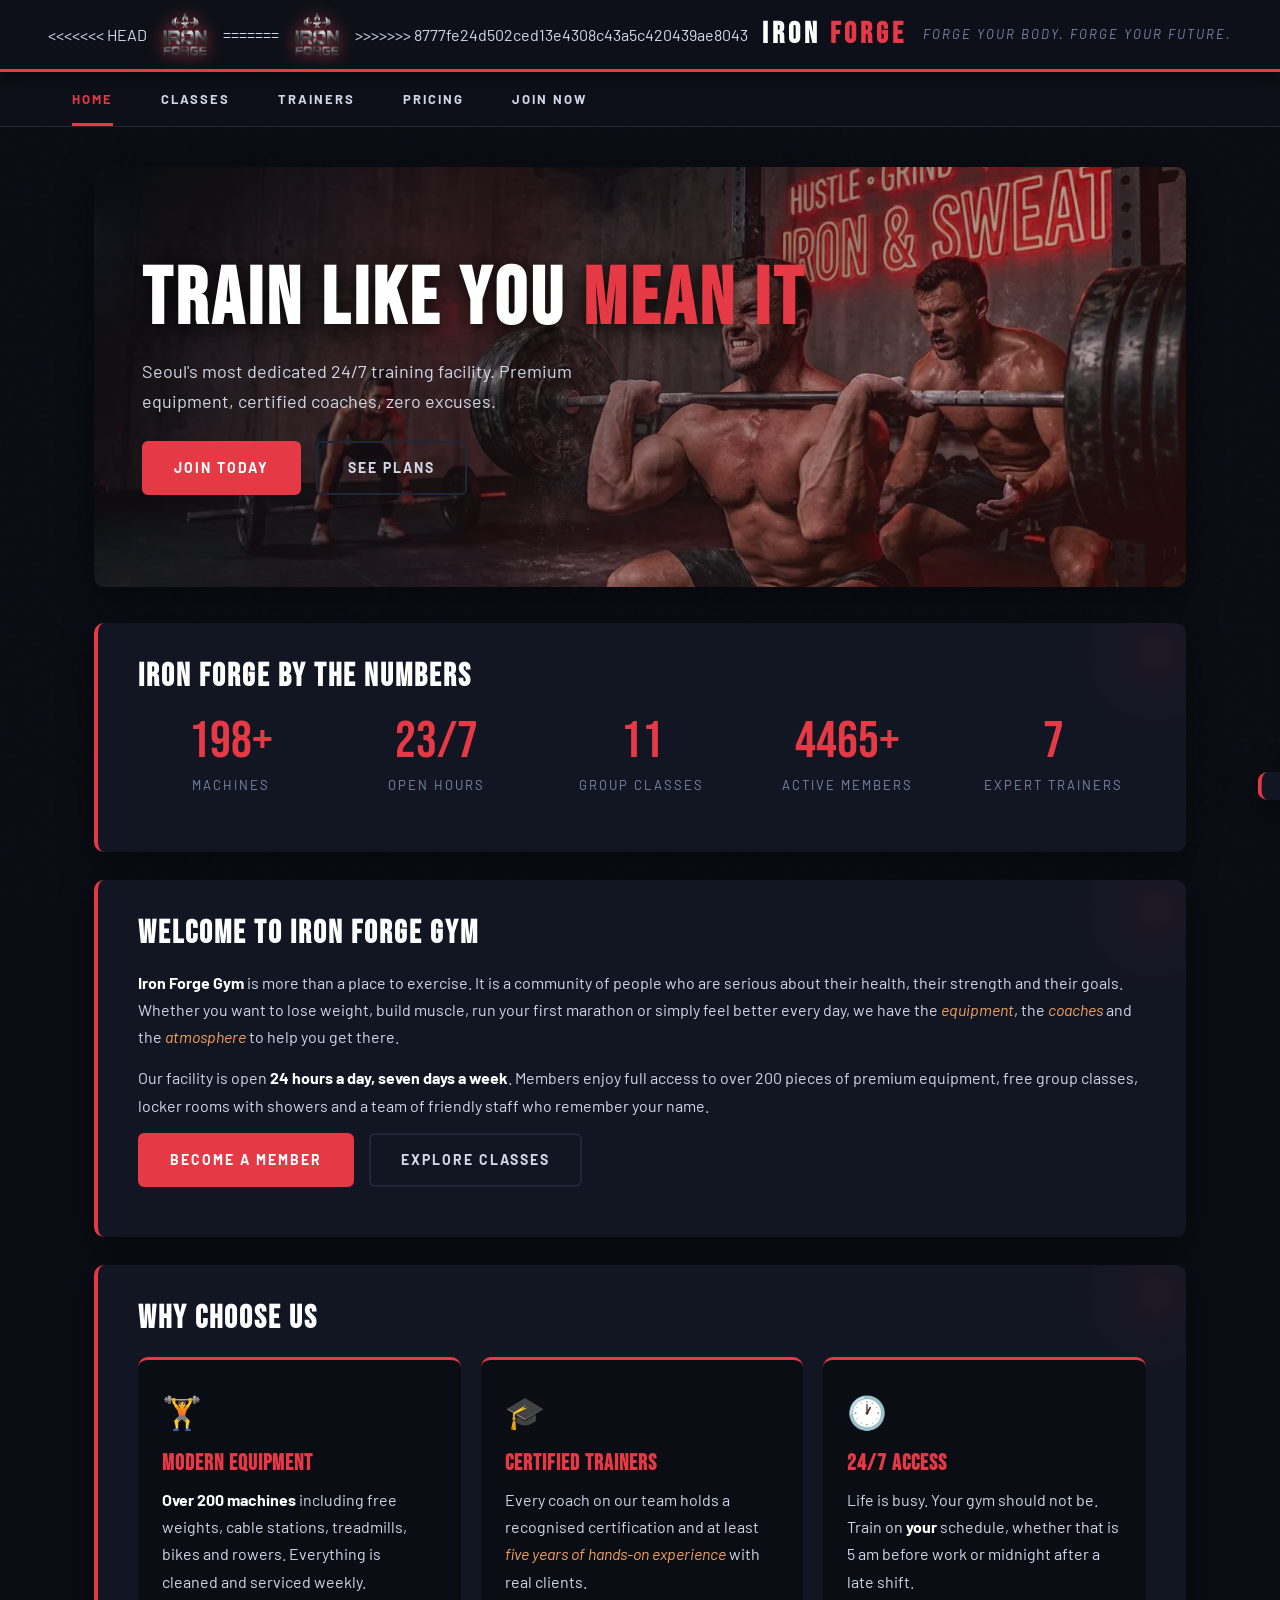
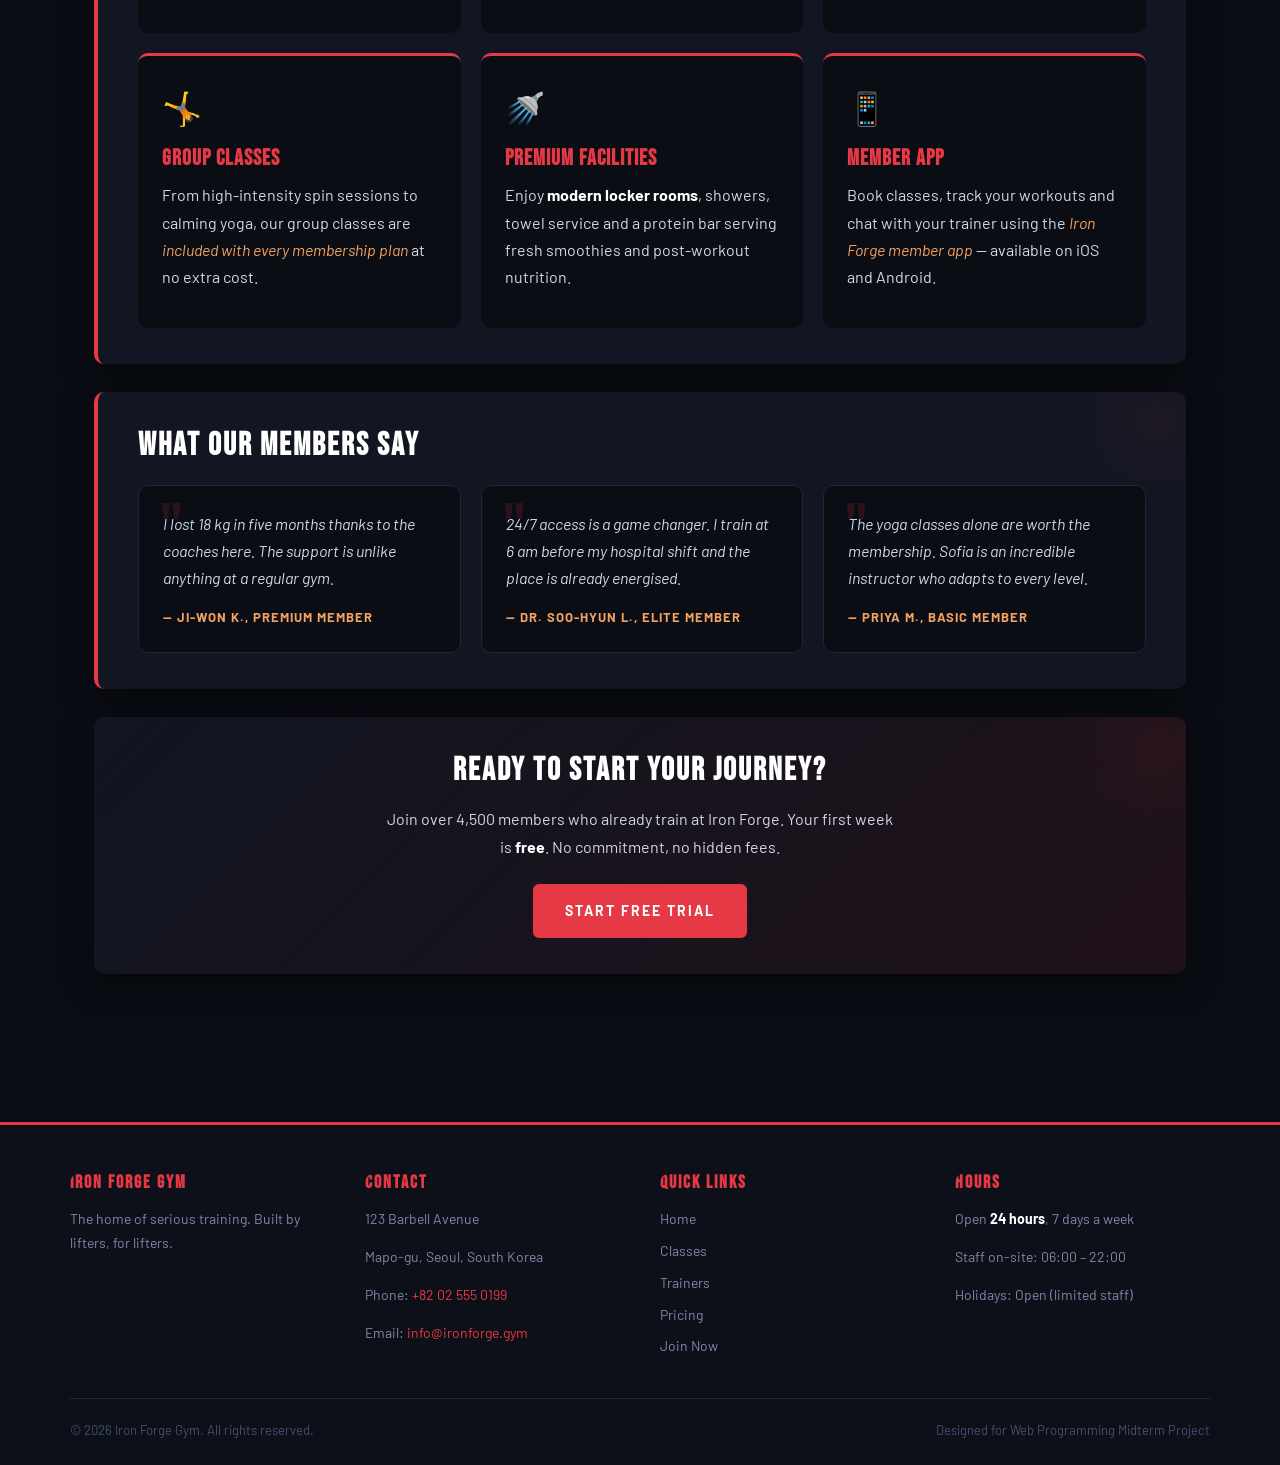
<file: index.html>
<!DOCTYPE html>
<html lang="en">
<head>
    <meta charset="UTF-8">
    <meta name="viewport" content="width=device-width, initial-scale=1.0">
    <meta name="description" content="Iron Forge Gym — a premium 24/7 gym in Seoul offering cardio, strength, yoga and personal training memberships.">
    <title>Iron Forge Gym — Home</title>
    <link rel="stylesheet" href="css/styles.css">
    <link rel="icon" type="image/svg+xml" href="assets/logo.png">
</head>
<body id="top">

    <a class="skip-link" href="#main-content">Skip to main content</a>

    <!-- ===== HEADER ===== -->
    <header>
        <div class="brand">
<<<<<<< HEAD
            <img src="assets/logo.webp" loading="lazy"alt="Iron Forge Gym Logo">
=======
            <img src="assets/logo.webp" alt="Iron Forge Gym Logo">
>>>>>>> 8777fe24d502ced13e4308c43a5c420439ae8043
            <h1>IRON <span>FORGE</span></h1>
        </div>
        <p class="tagline"><em>Forge your body. Forge your future.</em></p>
    </header>

    <!-- ===== NAVIGATION ===== -->
    <nav aria-label="Main navigation">
        <ul>
            <li><a href="index.html" class="active" aria-current="page">Home</a></li>
            <li><a href="classes.html">Classes</a></li>
            <li><a href="trainers.html">Trainers</a></li>
            <li><a href="pricing.html">Pricing</a></li>
            <li><a href="register.html">Join Now</a></li>
        </ul>
    </nav>

    <!-- ===== MAIN ===== -->
    <main id="main-content">

        <!-- Hero Banner -->
        <figure class="hero reveal">
            <img src="assets/hero.webp" loading="lazy"alt="Iron Forge Gym training floor with premium equipment">
            <figcaption class="hero-overlay">
                <h2>TRAIN LIKE YOU <span>MEAN IT</span></h2>
                <p>Seoul's most dedicated 24/7 training facility. Premium equipment, certified coaches, zero excuses.</p>
                <div>
                    <a href="register.html" class="btn">Join Today</a>
                    <a href="pricing.html" class="btn btn-secondary btn-spaced">See Plans</a>
                </div>
            </figcaption>
        </figure>

        <!-- Animated Stats -->
        <section class="reveal" aria-label="Gym statistics">
            <h2>Iron Forge by the Numbers</h2>
            <div class="stats-row">
                <div class="stat-box">
                    <div class="stat-number" data-count="200" data-suffix="+">0</div>
                    <div class="stat-label">Machines</div>
                </div>
                <div class="stat-box">
                    <div class="stat-number" data-count="24" data-suffix="/7">0</div>
                    <div class="stat-label">Open Hours</div>
                </div>
                <div class="stat-box">
                    <div class="stat-number" data-count="12">0</div>
                    <div class="stat-label">Group Classes</div>
                </div>
                <div class="stat-box">
                    <div class="stat-number" data-count="4500" data-suffix="+">0</div>
                    <div class="stat-label">Active Members</div>
                </div>
                <div class="stat-box">
                    <div class="stat-number" data-count="8">0</div>
                    <div class="stat-label">Expert Trainers</div>
                </div>
            </div>
        </section>

        <!-- Welcome Section -->
        <section class="reveal">
            <h2>Welcome to Iron Forge Gym</h2>
            <p>
                <strong>Iron Forge Gym</strong> is more than a place to exercise. It is a community of people who
                are serious about their health, their strength and their goals. Whether you want to lose weight,
                build muscle, run your first marathon or simply feel better every day, we have the
                <em>equipment</em>, the <em>coaches</em> and the <em>atmosphere</em> to help you get there.
            </p>
            <p>
                Our facility is open <strong>24 hours a day, seven days a week</strong>. Members enjoy full access
                to over 200 pieces of premium equipment, free group classes, locker rooms with showers and
                a team of friendly staff who remember your name.
            </p>
            <p>
                <a href="register.html" class="btn">Become a Member</a>
                <a href="classes.html" class="btn btn-secondary btn-spaced">Explore Classes</a>
            </p>
        </section>

        <!-- Why Choose Us -->
        <section class="reveal">
            <h2>Why Choose Us</h2>
            <div class="features">
                <article>
                    <span class="icon" aria-hidden="true">🏋️</span>
                    <h3>Modern Equipment</h3>
                    <p>
                        <strong>Over 200 machines</strong> including free weights, cable stations,
                        treadmills, bikes and rowers. Everything is cleaned and serviced weekly.
                    </p>
                </article>
                <article>
                    <span class="icon" aria-hidden="true">🎓</span>
                    <h3>Certified Trainers</h3>
                    <p>
                        Every coach on our team holds a recognised certification and at least
                        <em>five years of hands-on experience</em> with real clients.
                    </p>
                </article>
                <article>
                    <span class="icon" aria-hidden="true">🕐</span>
                    <h3>24/7 Access</h3>
                    <p>
                        Life is busy. Your gym should not be. Train on <strong>your</strong> schedule,
                        whether that is 5 am before work or midnight after a late shift.
                    </p>
                </article>
                <article>
                    <span class="icon" aria-hidden="true">🤸</span>
                    <h3>Group Classes</h3>
                    <p>
                        From high-intensity spin sessions to calming yoga, our group classes are
                        <em>included with every membership plan</em> at no extra cost.
                    </p>
                </article>
                <article>
                    <span class="icon" aria-hidden="true">🚿</span>
                    <h3>Premium Facilities</h3>
                    <p>
                        Enjoy <strong>modern locker rooms</strong>, showers, towel service and a
                        protein bar serving fresh smoothies and post-workout nutrition.
                    </p>
                </article>
                <article>
                    <span class="icon" aria-hidden="true">📱</span>
                    <h3>Member App</h3>
                    <p>
                        Book classes, track your workouts and chat with your trainer using the
                        <em>Iron Forge member app</em> — available on iOS and Android.
                    </p>
                </article>
            </div>
        </section>

        <!-- Testimonials -->
        <section class="reveal">
            <h2>What Our Members Say</h2>
            <div class="testimonials">
                <article class="testimonial">
                    <p>I lost 18 kg in five months thanks to the coaches here. The support is unlike anything at a regular gym.</p>
                    <div class="author">— Ji-won K., Premium Member</div>
                </article>
                <article class="testimonial">
                    <p>24/7 access is a game changer. I train at 6 am before my hospital shift and the place is already energised.</p>
                    <div class="author">— Dr. Soo-hyun L., Elite Member</div>
                </article>
                <article class="testimonial">
                    <p>The yoga classes alone are worth the membership. Sofia is an incredible instructor who adapts to every level.</p>
                    <div class="author">— Priya M., Basic Member</div>
                </article>
            </div>
        </section>

        <!-- CTA -->
        <section class="reveal cta-section">
            <h2>Ready to Start Your Journey?</h2>
            <p class="cta-copy">
                Join over 4,500 members who already train at Iron Forge. Your first week is <strong>free</strong>.
                No commitment, no hidden fees.
            </p>
            <a href="register.html" class="btn">Start Free Trial</a>
        </section>

    </main>

    <!-- ===== FOOTER ===== -->
    <footer>
        <div class="footer-inner">
            <section>
                <h4>Iron Forge Gym</h4>
                <p>The home of serious training. Built by lifters, for lifters.</p>
            </section>
            <section>
                <h4>Contact</h4>
                <p>123 Barbell Avenue</p>
                <p>Mapo-gu, Seoul, South Korea</p>
                <p>Phone: <a href="tel:+82025550199">+82 02 555 0199</a></p>

<p>Email: <a href="mailto:info@ironforge.gym?subject=Gym Inquiry&body=Hello, I want to know about membership.">
    info@ironforge.gym
</a></p>
            </section>
            <section>
                <h4>Quick Links</h4>
                <ul>
                    <li><a href="index.html">Home</a></li>
                    <li><a href="classes.html">Classes</a></li>
                    <li><a href="trainers.html">Trainers</a></li>
                    <li><a href="pricing.html">Pricing</a></li>
                    <li><a href="register.html">Join Now</a></li>
                </ul>
            </section>
            <section>
                <h4>Hours</h4>
                <p>Open <strong>24 hours</strong>, 7 days a week</p>
                <p>Staff on-site: 06:00 – 22:00</p>
                <p>Holidays: Open (limited staff)</p>
            </section>
        </div>
        <div class="footer-bottom">
            <p>&copy; 2026 Iron Forge Gym. All rights reserved.</p>
            <p>Designed for Web Programming Midterm Project</p>
        </div>
    </footer>

    <button id="backToTop" title="Back to Top" aria-label="Back to top">&uarr;</button>
    <div id="toast" role="status" aria-live="polite"></div>

    <script src="js/scripts.js"></script>
</body>
</html>
</file>
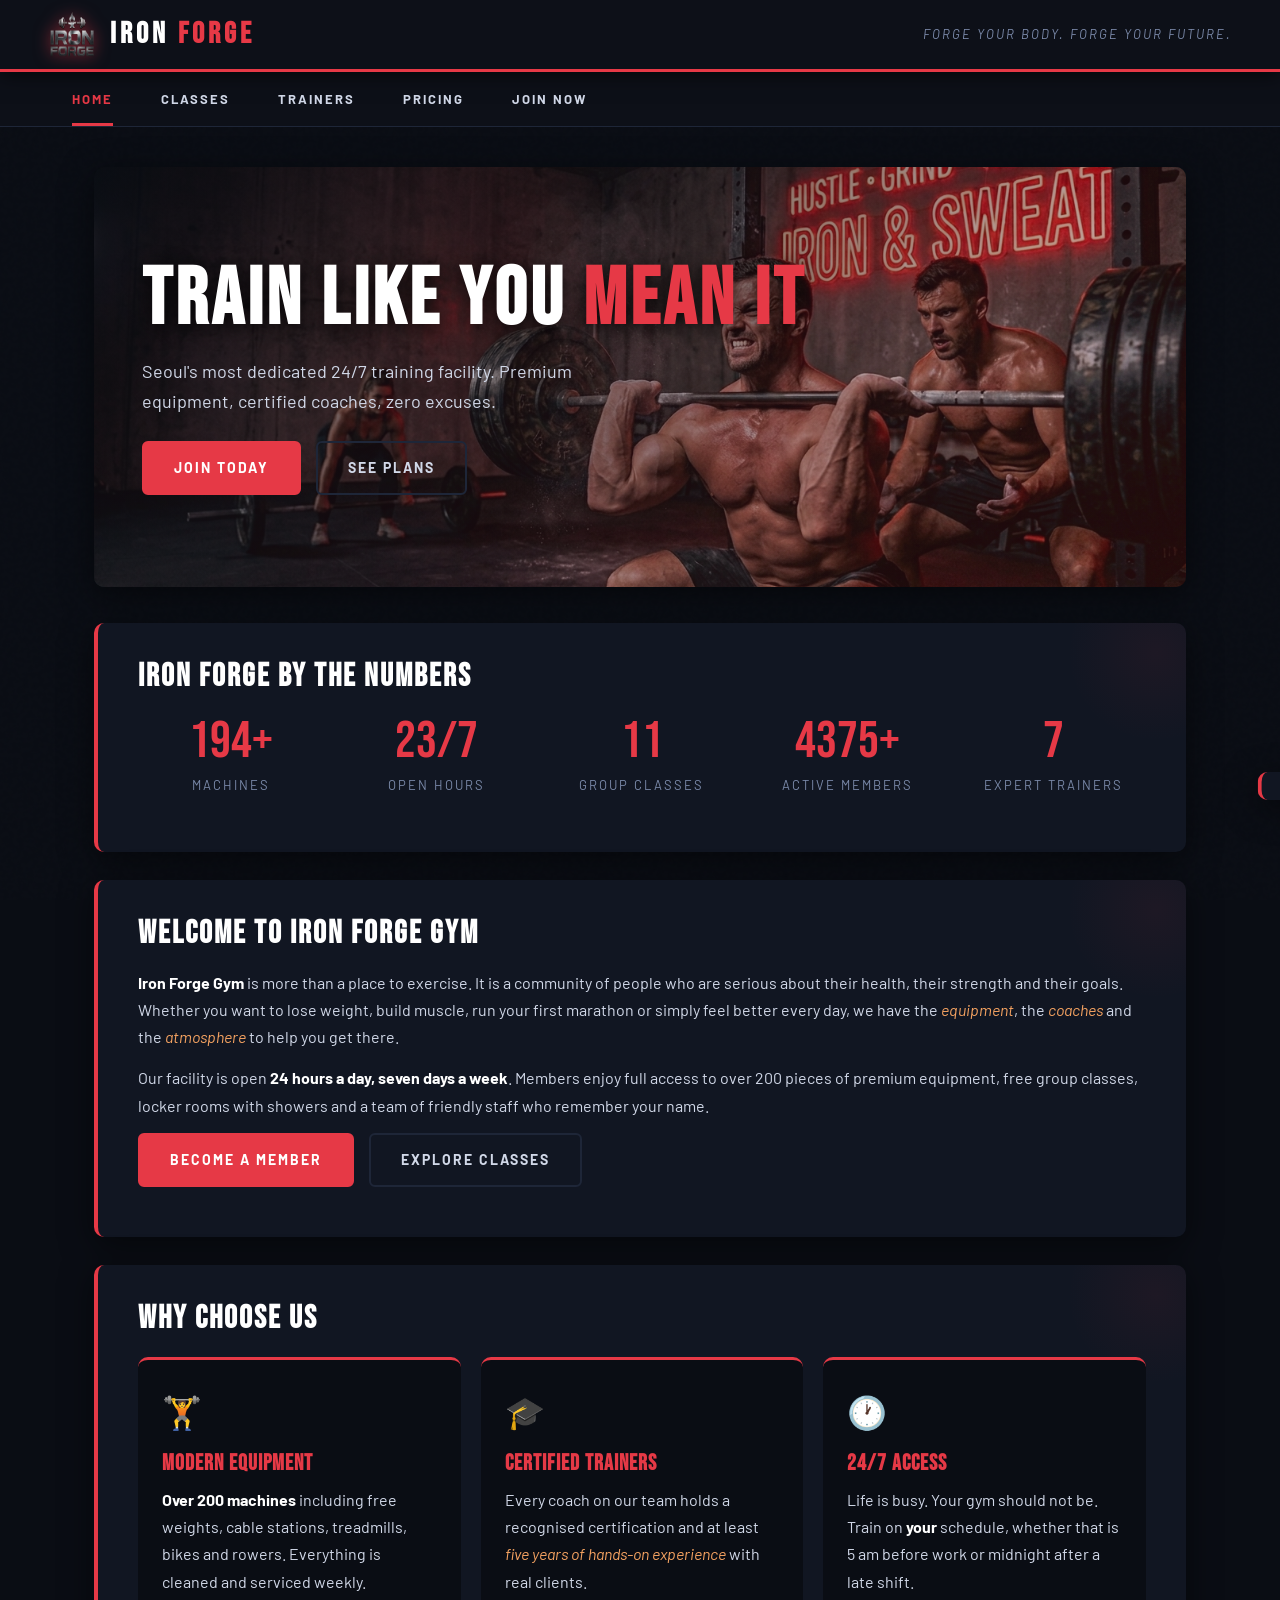
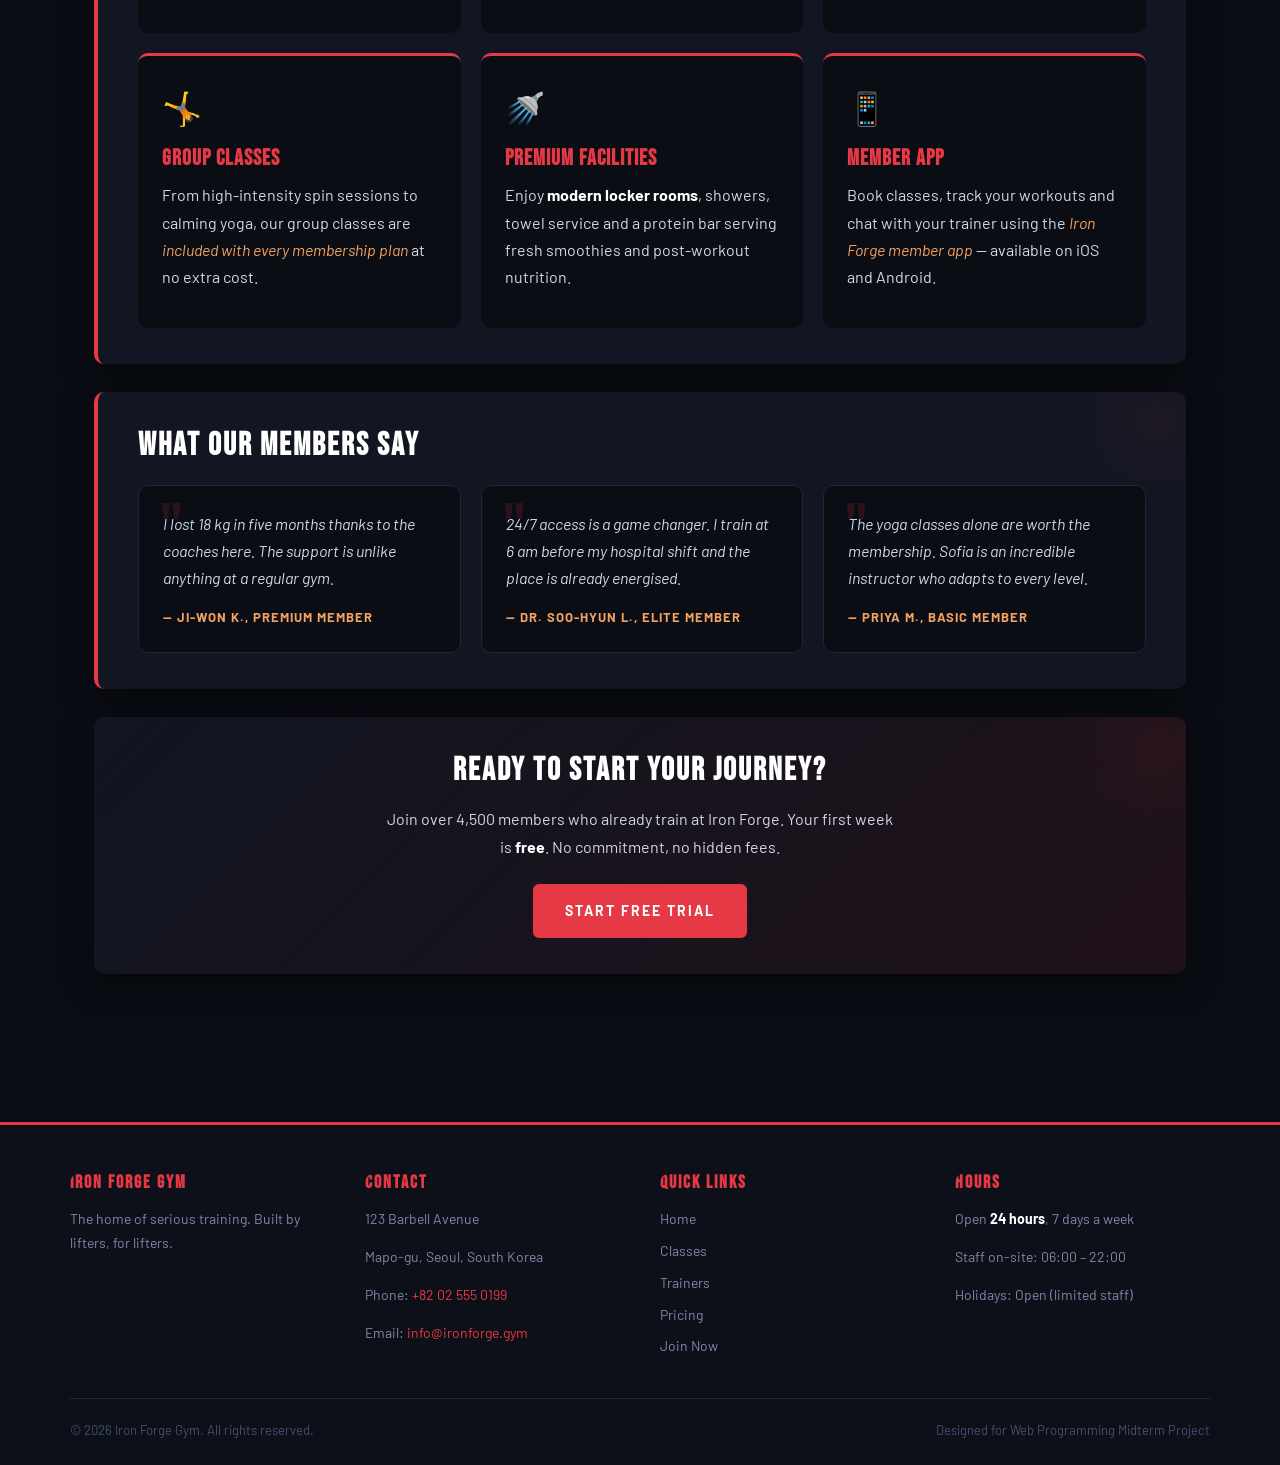
<file: gym_website/index.html>
<!DOCTYPE html>
<html lang="en">
<head>
    <meta charset="UTF-8">
    <meta name="viewport" content="width=device-width, initial-scale=1.0">
    <meta name="description" content="Iron Forge Gym — a premium 24/7 gym in Seoul offering cardio, strength, yoga and personal training memberships.">
    <title>Iron Forge Gym — Home</title>
    <link rel="stylesheet" href="css/styles.css">
    <link rel="icon" type="image/svg+xml" href="assets/logo.png">
</head>
<body id="top">

    <a class="skip-link" href="#main-content">Skip to main content</a>

    <!-- ===== HEADER ===== -->
    <header>
        <div class="brand">
            <img src="assets/logo.png" alt="Iron Forge Gym Logo">
            <h1>IRON <span>FORGE</span></h1>
        </div>
        <p class="tagline"><em>Forge your body. Forge your future.</em></p>
    </header>

    <!-- ===== NAVIGATION ===== -->
    <nav aria-label="Main navigation">
        <ul>
            <li><a href="index.html" class="active" aria-current="page">Home</a></li>
            <li><a href="classes.html">Classes</a></li>
            <li><a href="trainers.html">Trainers</a></li>
            <li><a href="pricing.html">Pricing</a></li>
            <li><a href="register.html">Join Now</a></li>
        </ul>
    </nav>

    <!-- ===== MAIN ===== -->
    <main id="main-content">

        <!-- Hero Banner -->
        <figure class="hero reveal">
            <img src="assets/hero.png" alt="Iron Forge Gym training floor with premium equipment">
            <figcaption class="hero-overlay">
                <h2>TRAIN LIKE YOU <span>MEAN IT</span></h2>
                <p>Seoul's most dedicated 24/7 training facility. Premium equipment, certified coaches, zero excuses.</p>
                <div>
                    <a href="register.html" class="btn">Join Today</a>
                    <a href="pricing.html" class="btn btn-secondary btn-spaced">See Plans</a>
                </div>
            </figcaption>
        </figure>

        <!-- Animated Stats -->
        <section class="reveal" aria-label="Gym statistics">
            <h2>Iron Forge by the Numbers</h2>
            <div class="stats-row">
                <div class="stat-box">
                    <div class="stat-number" data-count="200" data-suffix="+">0</div>
                    <div class="stat-label">Machines</div>
                </div>
                <div class="stat-box">
                    <div class="stat-number" data-count="24" data-suffix="/7">0</div>
                    <div class="stat-label">Open Hours</div>
                </div>
                <div class="stat-box">
                    <div class="stat-number" data-count="12">0</div>
                    <div class="stat-label">Group Classes</div>
                </div>
                <div class="stat-box">
                    <div class="stat-number" data-count="4500" data-suffix="+">0</div>
                    <div class="stat-label">Active Members</div>
                </div>
                <div class="stat-box">
                    <div class="stat-number" data-count="8">0</div>
                    <div class="stat-label">Expert Trainers</div>
                </div>
            </div>
        </section>

        <!-- Welcome Section -->
        <section class="reveal">
            <h2>Welcome to Iron Forge Gym</h2>
            <p>
                <strong>Iron Forge Gym</strong> is more than a place to exercise. It is a community of people who
                are serious about their health, their strength and their goals. Whether you want to lose weight,
                build muscle, run your first marathon or simply feel better every day, we have the
                <em>equipment</em>, the <em>coaches</em> and the <em>atmosphere</em> to help you get there.
            </p>
            <p>
                Our facility is open <strong>24 hours a day, seven days a week</strong>. Members enjoy full access
                to over 200 pieces of premium equipment, free group classes, locker rooms with showers and
                a team of friendly staff who remember your name.
            </p>
            <p>
                <a href="register.html" class="btn">Become a Member</a>
                <a href="classes.html" class="btn btn-secondary btn-spaced">Explore Classes</a>
            </p>
        </section>

        <!-- Why Choose Us -->
        <section class="reveal">
            <h2>Why Choose Us</h2>
            <div class="features">
                <article>
                    <span class="icon" aria-hidden="true">🏋️</span>
                    <h3>Modern Equipment</h3>
                    <p>
                        <strong>Over 200 machines</strong> including free weights, cable stations,
                        treadmills, bikes and rowers. Everything is cleaned and serviced weekly.
                    </p>
                </article>
                <article>
                    <span class="icon" aria-hidden="true">🎓</span>
                    <h3>Certified Trainers</h3>
                    <p>
                        Every coach on our team holds a recognised certification and at least
                        <em>five years of hands-on experience</em> with real clients.
                    </p>
                </article>
                <article>
                    <span class="icon" aria-hidden="true">🕐</span>
                    <h3>24/7 Access</h3>
                    <p>
                        Life is busy. Your gym should not be. Train on <strong>your</strong> schedule,
                        whether that is 5 am before work or midnight after a late shift.
                    </p>
                </article>
                <article>
                    <span class="icon" aria-hidden="true">🤸</span>
                    <h3>Group Classes</h3>
                    <p>
                        From high-intensity spin sessions to calming yoga, our group classes are
                        <em>included with every membership plan</em> at no extra cost.
                    </p>
                </article>
                <article>
                    <span class="icon" aria-hidden="true">🚿</span>
                    <h3>Premium Facilities</h3>
                    <p>
                        Enjoy <strong>modern locker rooms</strong>, showers, towel service and a
                        protein bar serving fresh smoothies and post-workout nutrition.
                    </p>
                </article>
                <article>
                    <span class="icon" aria-hidden="true">📱</span>
                    <h3>Member App</h3>
                    <p>
                        Book classes, track your workouts and chat with your trainer using the
                        <em>Iron Forge member app</em> — available on iOS and Android.
                    </p>
                </article>
            </div>
        </section>

        <!-- Testimonials -->
        <section class="reveal">
            <h2>What Our Members Say</h2>
            <div class="testimonials">
                <article class="testimonial">
                    <p>I lost 18 kg in five months thanks to the coaches here. The support is unlike anything at a regular gym.</p>
                    <div class="author">— Ji-won K., Premium Member</div>
                </article>
                <article class="testimonial">
                    <p>24/7 access is a game changer. I train at 6 am before my hospital shift and the place is already energised.</p>
                    <div class="author">— Dr. Soo-hyun L., Elite Member</div>
                </article>
                <article class="testimonial">
                    <p>The yoga classes alone are worth the membership. Sofia is an incredible instructor who adapts to every level.</p>
                    <div class="author">— Priya M., Basic Member</div>
                </article>
            </div>
        </section>

        <!-- CTA -->
        <section class="reveal cta-section">
            <h2>Ready to Start Your Journey?</h2>
            <p class="cta-copy">
                Join over 4,500 members who already train at Iron Forge. Your first week is <strong>free</strong>.
                No commitment, no hidden fees.
            </p>
            <a href="register.html" class="btn">Start Free Trial</a>
        </section>

    </main>

    <!-- ===== FOOTER ===== -->
    <footer>
        <div class="footer-inner">
            <section>
                <h4>Iron Forge Gym</h4>
                <p>The home of serious training. Built by lifters, for lifters.</p>
            </section>
            <section>
                <h4>Contact</h4>
                <p>123 Barbell Avenue</p>
                <p>Mapo-gu, Seoul, South Korea</p>
                <p>Phone: <a href="tel:+82025550199">+82 02 555 0199</a></p>

<p>Email: <a href="mailto:info@ironforge.gym?subject=Gym Inquiry&body=Hello, I want to know about membership.">
    info@ironforge.gym
</a></p>
            </section>
            <section>
                <h4>Quick Links</h4>
                <ul>
                    <li><a href="index.html">Home</a></li>
                    <li><a href="classes.html">Classes</a></li>
                    <li><a href="trainers.html">Trainers</a></li>
                    <li><a href="pricing.html">Pricing</a></li>
                    <li><a href="register.html">Join Now</a></li>
                </ul>
            </section>
            <section>
                <h4>Hours</h4>
                <p>Open <strong>24 hours</strong>, 7 days a week</p>
                <p>Staff on-site: 06:00 – 22:00</p>
                <p>Holidays: Open (limited staff)</p>
            </section>
        </div>
        <div class="footer-bottom">
            <p>&copy; 2026 Iron Forge Gym. All rights reserved.</p>
            <p>Designed for Web Programming Midterm Project</p>
        </div>
    </footer>

    <button id="backToTop" title="Back to Top" aria-label="Back to top">&uarr;</button>
    <div id="toast" role="status" aria-live="polite"></div>

    <script src="js/scripts.js"></script>
</body>
</html>
</file>
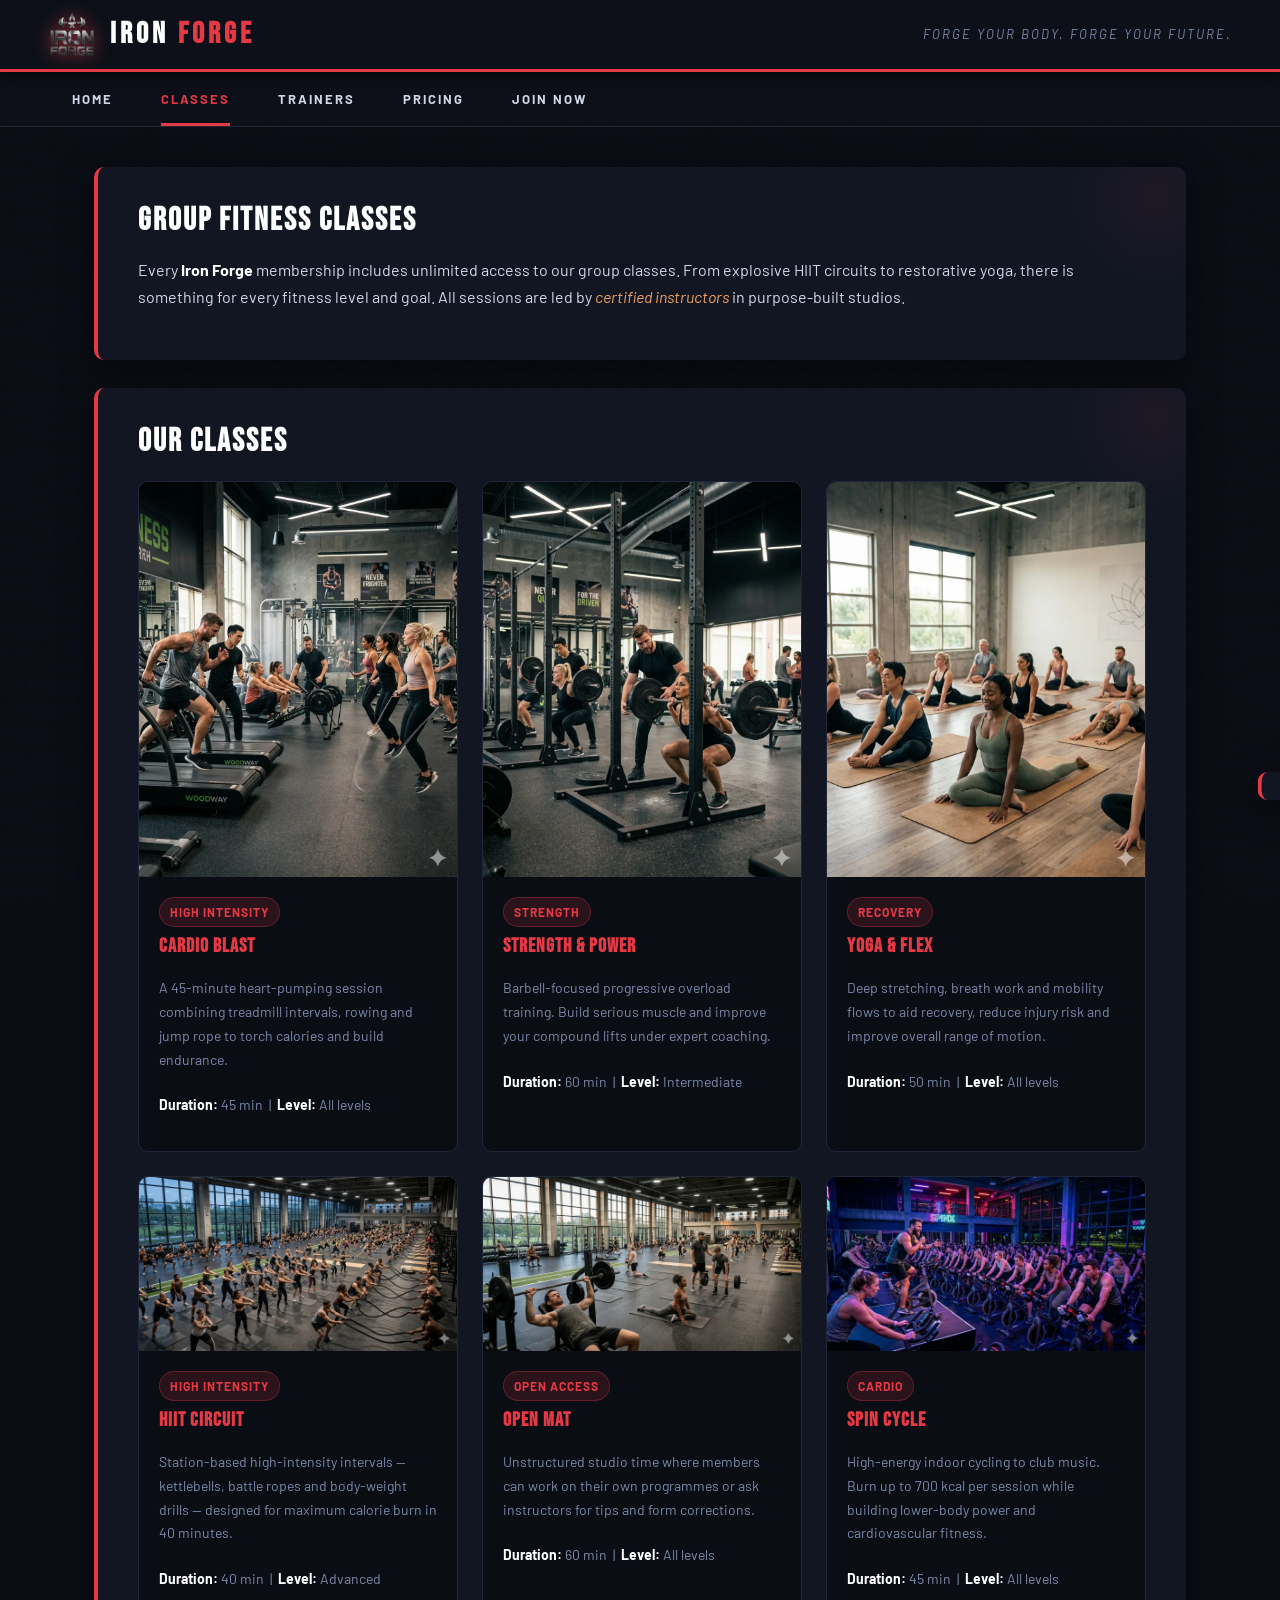
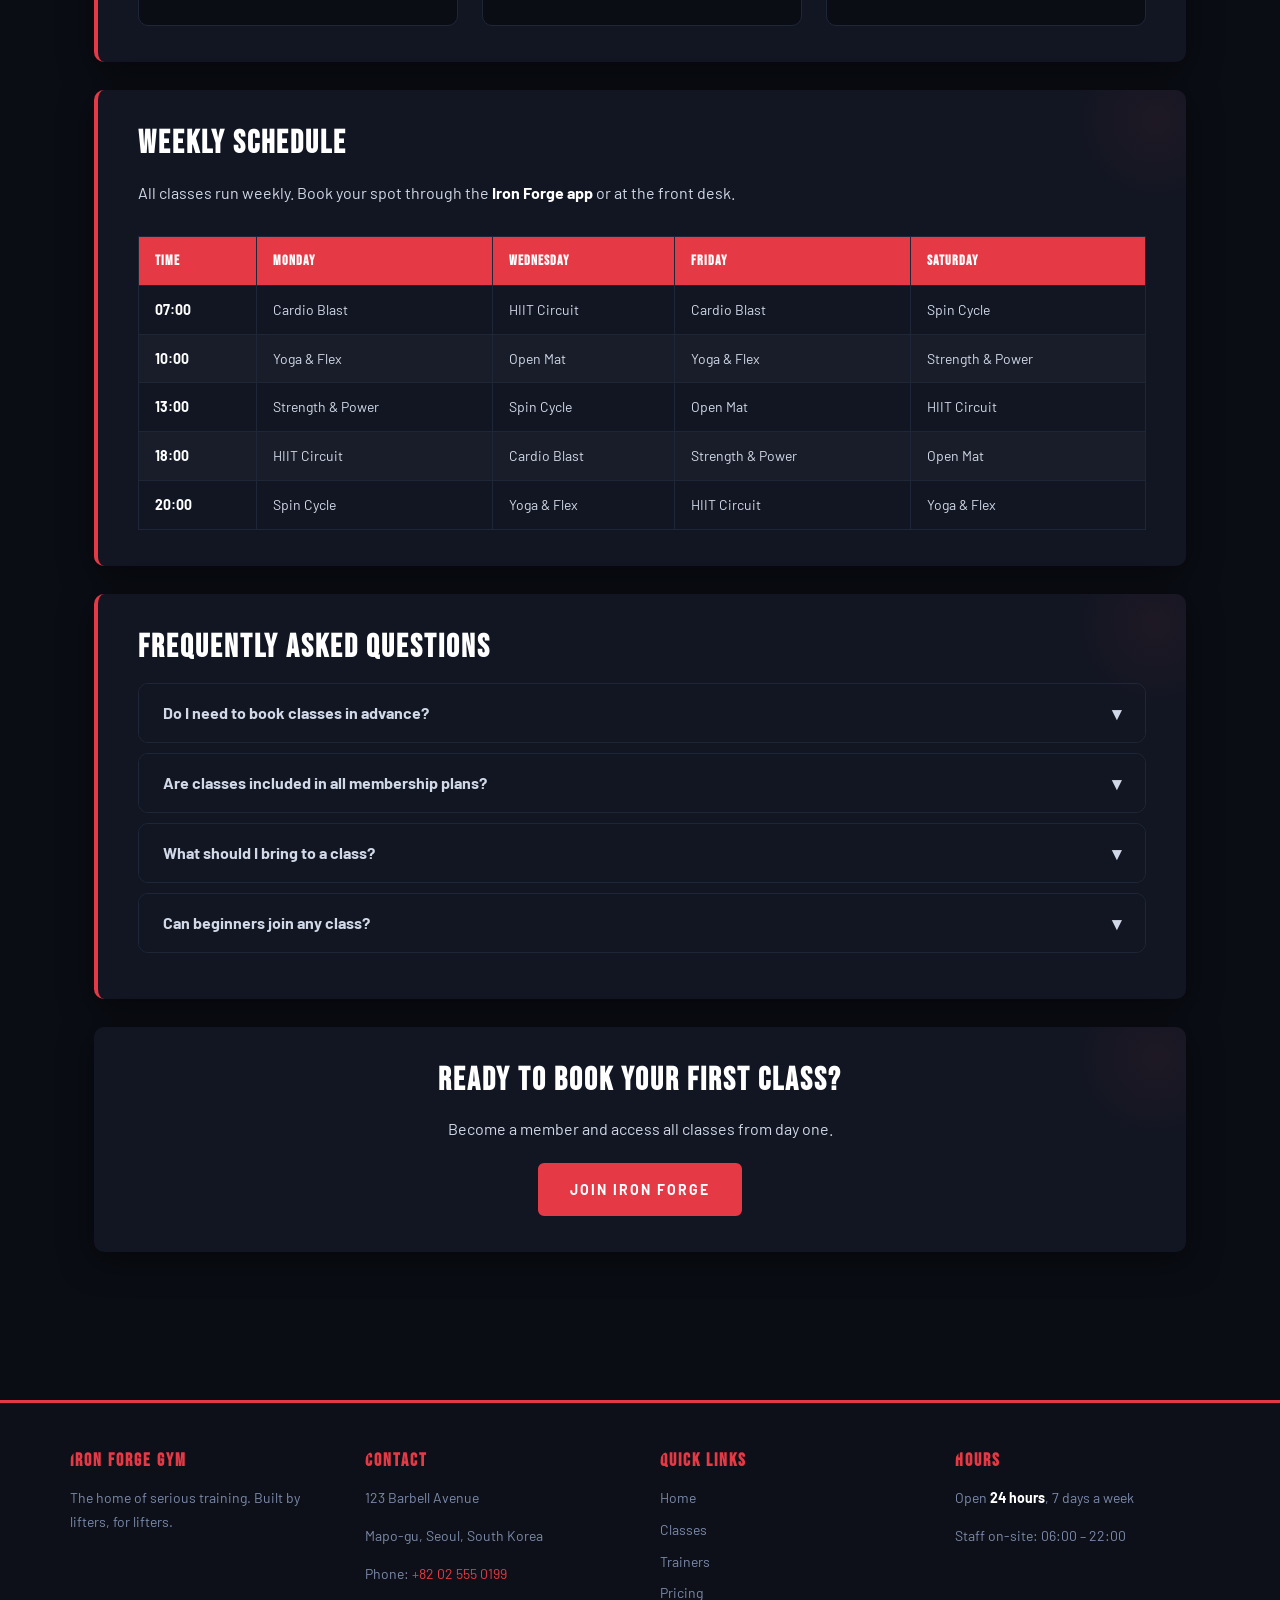
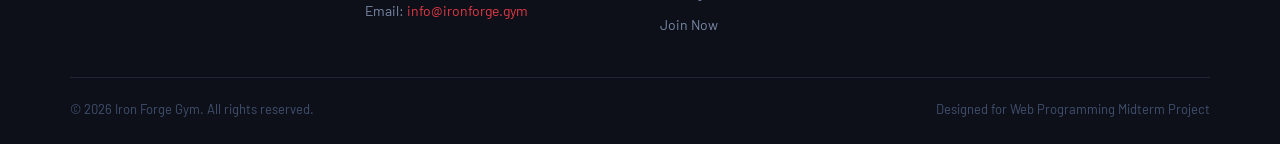
<file: classes.html>
<!DOCTYPE html>
<html lang="en">
<head>
    <meta charset="UTF-8">
    <meta name="viewport" content="width=device-width, initial-scale=1.0">
    <meta name="description" content="Explore all group fitness classes at Iron Forge Gym — cardio, HIIT, yoga, strength and more, included with every membership.">
    <title>Iron Forge Gym — Classes</title>
    <link rel="stylesheet" href="css/styles.css">
    <link rel="icon" type="image/svg+xml" href="assets/logo.png">
</head>
<body id="top">

    <a class="skip-link" href="#main-content">Skip to main content</a>

    <!-- ===== HEADER ===== -->
    <header>
        <div class="brand">
            <img src="assets/logo.webp" alt="Iron Forge Gym Logo">
            <h1>IRON <span>FORGE</span></h1>
        </div>
        <p class="tagline"><em>Forge your body. Forge your future.</em></p>
    </header>

    <!-- ===== NAVIGATION ===== -->
    <nav aria-label="Main navigation">
        <ul>
            <li><a href="index.html">Home</a></li>
            <li><a href="classes.html" class="active" aria-current="page">Classes</a></li>
            <li><a href="trainers.html">Trainers</a></li>
            <li><a href="pricing.html">Pricing</a></li>
            <li><a href="register.html">Join Now</a></li>
        </ul>
    </nav>

    <!-- ===== MAIN ===== -->
    <main id="main-content">

        <!-- Page Intro -->
        <section class="reveal">
            <h2>Group Fitness Classes</h2>
            <p>
                Every <strong>Iron Forge</strong> membership includes unlimited access to our group classes.
                From explosive HIIT circuits to restorative yoga, there is something for every fitness level
                and goal. All sessions are led by <em>certified instructors</em> in purpose-built studios.
            </p>
        </section>

        <!-- Class Cards -->
        <section class="reveal">
            <h2>Our Classes</h2>
            <div class="card-grid">

                <article class="card">
                    <img src="assets/cardio.webp" alt="Cardio Blast class in session">
                    <div class="card-body">
                        <span class="card-tag">High Intensity</span>
                        <h3>Cardio Blast</h3>
                        <p>A 45-minute heart-pumping session combining treadmill intervals, rowing and jump rope to torch calories and build endurance.</p>
                        <p><strong>Duration:</strong> 45 min &nbsp;|&nbsp; <strong>Level:</strong> All levels</p>
                    </div>
                </article>

                <article class="card">
                    <img src="assets/strength.webp" alt="Strength and Power class with barbells">
                    <div class="card-body">
                        <span class="card-tag">Strength</span>
                        <h3>Strength &amp; Power</h3>
                        <p>Barbell-focused progressive overload training. Build serious muscle and improve your compound lifts under expert coaching.</p>
                        <p><strong>Duration:</strong> 60 min &nbsp;|&nbsp; <strong>Level:</strong> Intermediate</p>
                    </div>
                </article>

                <article class="card">
                    <img src="assets/yoga.webp" alt="Yoga and flexibility class">
                    <div class="card-body">
                        <span class="card-tag">Recovery</span>
                        <h3>Yoga &amp; Flex</h3>
                        <p>Deep stretching, breath work and mobility flows to aid recovery, reduce injury risk and improve overall range of motion.</p>
                        <p><strong>Duration:</strong> 50 min &nbsp;|&nbsp; <strong>Level:</strong> All levels</p>
                    </div>
                </article>

                <article class="card">
                    <img src="assets/HIIT.webp" alt="HIIT Circuit training class">
                    <div class="card-body">
                        <span class="card-tag">High Intensity</span>
                        <h3>HIIT Circuit</h3>
                        <p>Station-based high-intensity intervals — kettlebells, battle ropes and body-weight drills — designed for maximum calorie burn in 40 minutes.</p>
                        <p><strong>Duration:</strong> 40 min &nbsp;|&nbsp; <strong>Level:</strong> Advanced</p>
                    </div>
                </article>

                <article class="card">
                    <img src="assets/openmat.webp" alt="Open mat free training session">
                    <div class="card-body">
                        <span class="card-tag">Open Access</span>
                        <h3>Open Mat</h3>
                        <p>Unstructured studio time where members can work on their own programmes or ask instructors for tips and form corrections.</p>
                        <p><strong>Duration:</strong> 60 min &nbsp;|&nbsp; <strong>Level:</strong> All levels</p>
                    </div>
                </article>

                <article class="card">
                    <img src="assets/cycle.webp" alt="Spin cycling class">
                    <div class="card-body">
                        <span class="card-tag">Cardio</span>
                        <h3>Spin Cycle</h3>
                        <p>High-energy indoor cycling to club music. Burn up to 700 kcal per session while building lower-body power and cardiovascular fitness.</p>
                        <p><strong>Duration:</strong> 45 min &nbsp;|&nbsp; <strong>Level:</strong> All levels</p>
                    </div>
                </article>

            </div>
        </section>

        <!-- Weekly Schedule -->
        <section class="reveal">
            <h2>Weekly Schedule</h2>
            <p>All classes run weekly. Book your spot through the <strong>Iron Forge app</strong> or at the front desk.</p>

            <div class="table-scroll">
                <table class="schedule-table" aria-label="Weekly class schedule">
                    <thead>
                        <tr>
                            <th scope="col">Time</th>
                            <th scope="col">Monday</th>
                            <th scope="col">Wednesday</th>
                            <th scope="col">Friday</th>
                            <th scope="col">Saturday</th>
                        </tr>
                    </thead>
                    <tbody>
                        <tr>
                            <td><strong>07:00</strong></td>
                            <td>Cardio Blast</td>
                            <td>HIIT Circuit</td>
                            <td>Cardio Blast</td>
                            <td>Spin Cycle</td>
                        </tr>
                        <tr>
                            <td><strong>10:00</strong></td>
                            <td>Yoga &amp; Flex</td>
                            <td>Open Mat</td>
                            <td>Yoga &amp; Flex</td>
                            <td>Strength &amp; Power</td>
                        </tr>
                        <tr>
                            <td><strong>13:00</strong></td>
                            <td>Strength &amp; Power</td>
                            <td>Spin Cycle</td>
                            <td>Open Mat</td>
                            <td>HIIT Circuit</td>
                        </tr>
                        <tr>
                            <td><strong>18:00</strong></td>
                            <td>HIIT Circuit</td>
                            <td>Cardio Blast</td>
                            <td>Strength &amp; Power</td>
                            <td>Open Mat</td>
                        </tr>
                        <tr>
                            <td><strong>20:00</strong></td>
                            <td>Spin Cycle</td>
                            <td>Yoga &amp; Flex</td>
                            <td>HIIT Circuit</td>
                            <td>Yoga &amp; Flex</td>
                        </tr>
                    </tbody>
                </table>
            </div>
        </section>

        <!-- FAQ Accordion -->
        <section class="reveal">
            <h2>Frequently Asked Questions</h2>

            <div class="accordion-item">
                <button class="accordion-btn" type="button" aria-expanded="false">
                    Do I need to book classes in advance?
                    <span class="chevron" aria-hidden="true">▾</span>
                </button>
                <div class="accordion-content" role="region">
                    Yes, we recommend booking at least 24 hours in advance using the app or front desk. Walk-ins are welcome
                    if spaces remain, but popular classes like HIIT Circuit and Spin Cycle fill up fast.
                </div>
            </div>

            <div class="accordion-item">
                <button class="accordion-btn" type="button" aria-expanded="false">
                    Are classes included in all membership plans?
                    <span class="chevron" aria-hidden="true">▾</span>
                </button>
                <div class="accordion-content" role="region">
                    Yes. Every membership tier — Basic, Premium and Elite — includes unlimited access to all group classes
                    at no extra charge. There are no hidden fees.
                </div>
            </div>

            <div class="accordion-item">
                <button class="accordion-btn" type="button" aria-expanded="false">
                    What should I bring to a class?
                    <span class="chevron" aria-hidden="true">▾</span>
                </button>
                <div class="accordion-content" role="region">
                    Bring clean indoor training shoes, comfortable workout clothes and a water bottle. Towels are available
                    at the front desk. All class equipment is provided by the gym.
                </div>
            </div>

            <div class="accordion-item">
                <button class="accordion-btn" type="button" aria-expanded="false">
                    Can beginners join any class?
                    <span class="chevron" aria-hidden="true">▾</span>
                </button>
                <div class="accordion-content" role="region">
                    Most classes are open to all levels. Cardio Blast, Yoga &amp; Flex, Open Mat and Spin Cycle are particularly
                    beginner-friendly. Strength &amp; Power and HIIT Circuit are listed as Intermediate/Advanced — we advise new
                    members to take an intro session first.
                </div>
            </div>

        </section>

        <!-- CTA -->
        <section class="reveal cta-section cta-section-plain">
            <h2>Ready to Book Your First Class?</h2>
            <p class="cta-copy compact">Become a member and access all classes from day one.</p>
            <a href="register.html" class="btn">Join Iron Forge</a>
        </section>

    </main>

    <!-- ===== FOOTER ===== -->
    <footer>
        <div class="footer-inner">
            <section>
                <h4>Iron Forge Gym</h4>
                <p>The home of serious training. Built by lifters, for lifters.</p>
            </section>
            <section>
                <h4>Contact</h4>
                <p>123 Barbell Avenue</p>
                <p>Mapo-gu, Seoul, South Korea</p>
                <p>Phone: <a href="tel:+82025550199">+82 02 555 0199</a></p>

<p>Email: <a href="mailto:info@ironforge.gym?subject=Gym Inquiry&body=Hello, I want to know about membership.">
    info@ironforge.gym
</a></p>
            </section>
            <section>
                <h4>Quick Links</h4>
                <ul>
                    <li><a href="index.html">Home</a></li>
                    <li><a href="classes.html">Classes</a></li>
                    <li><a href="trainers.html">Trainers</a></li>
                    <li><a href="pricing.html">Pricing</a></li>
                    <li><a href="register.html">Join Now</a></li>
                </ul>
            </section>
            <section>
                <h4>Hours</h4>
                <p>Open <strong>24 hours</strong>, 7 days a week</p>
                <p>Staff on-site: 06:00 – 22:00</p>
            </section>
        </div>
        <div class="footer-bottom">
            <p>&copy; 2026 Iron Forge Gym. All rights reserved.</p>
            <p>Designed for Web Programming Midterm Project</p>
        </div>
    </footer>

    <button id="backToTop" title="Back to Top" aria-label="Back to top">&uarr;</button>
    <div id="toast" role="status" aria-live="polite"></div>

    <script src="js/scripts.js"></script>
</body>
</html>
</file>
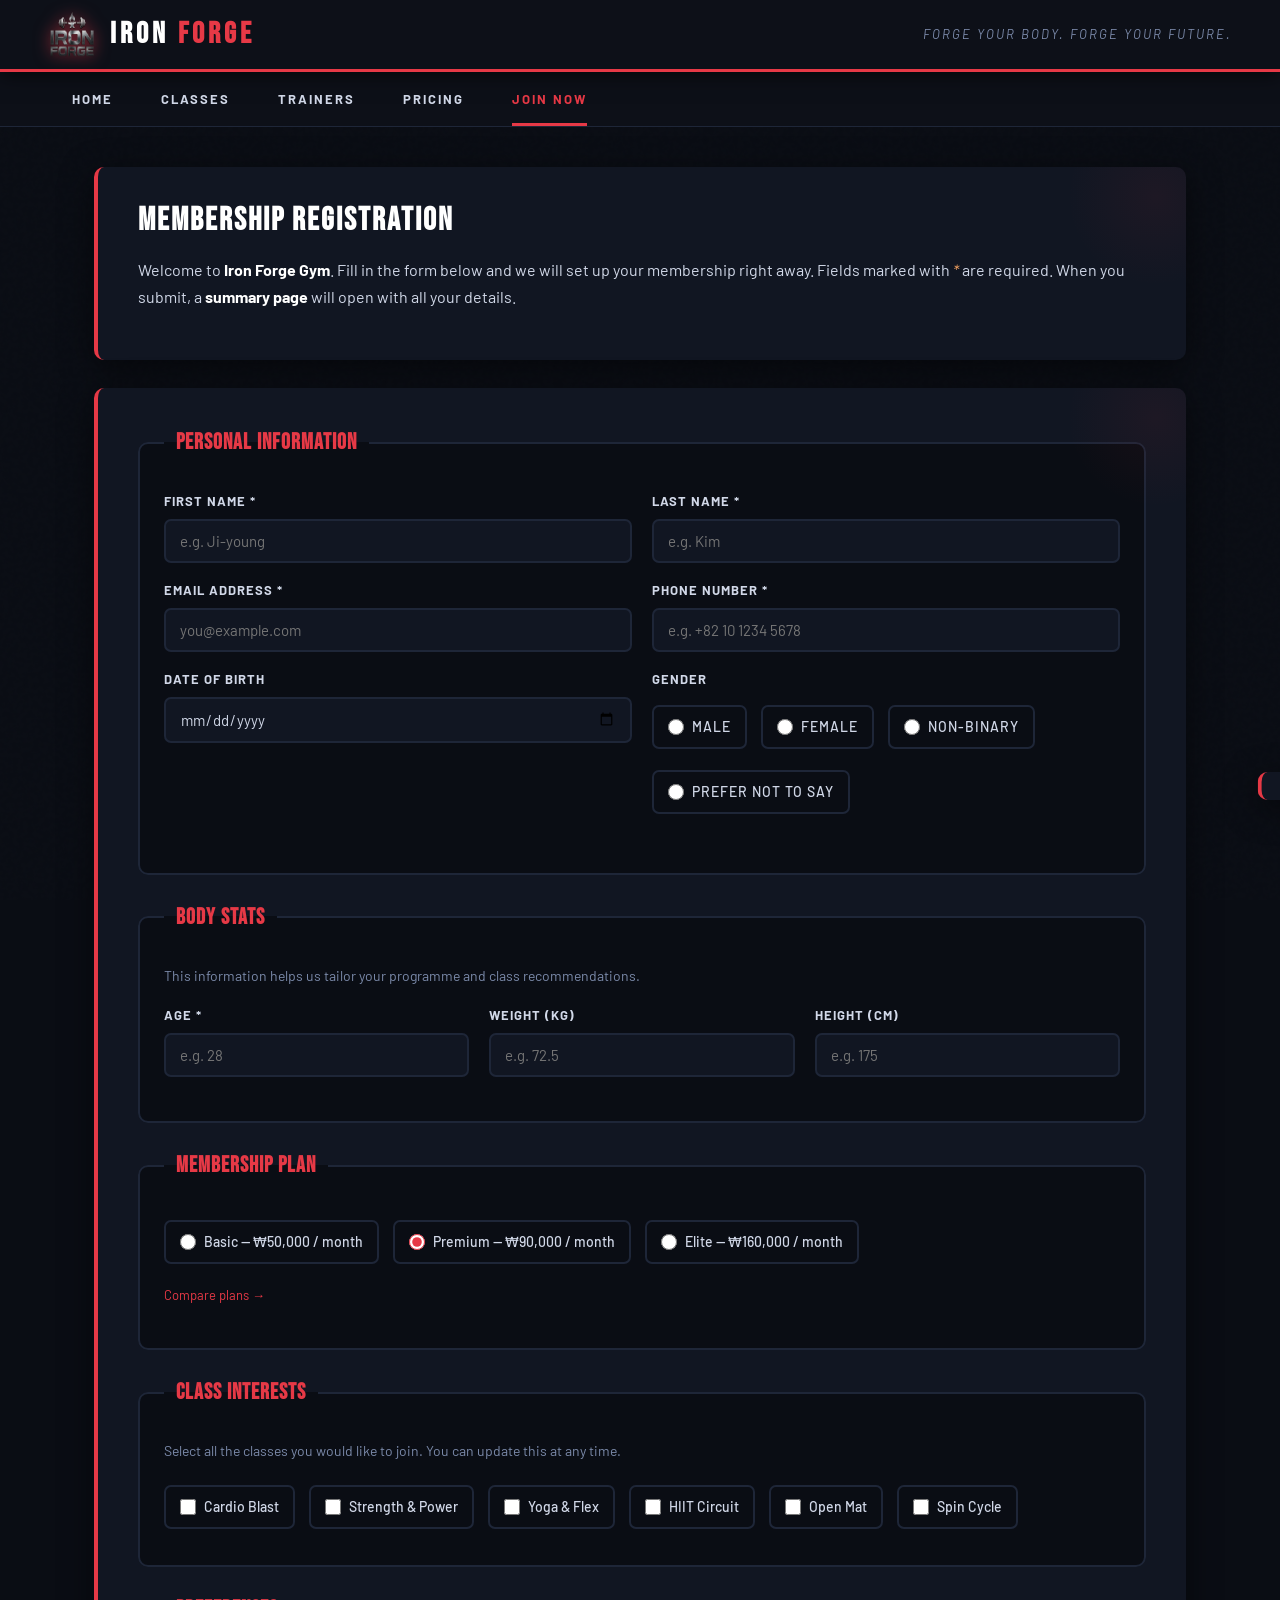
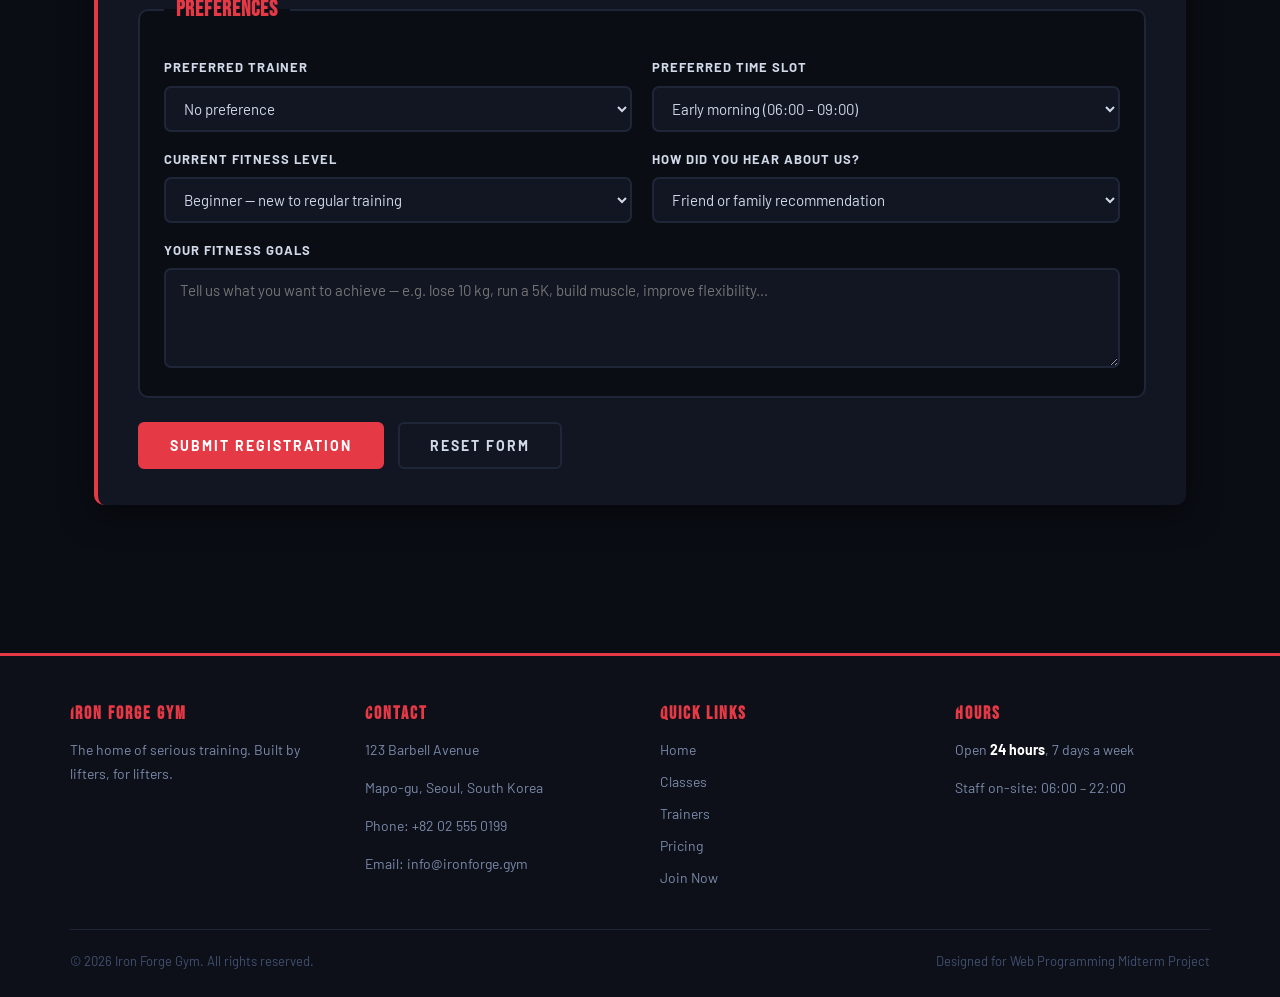
<file: register.html>
<!DOCTYPE html>
<html lang="en">
<head>
    <meta charset="UTF-8">
    <meta name="viewport" content="width=device-width, initial-scale=1.0">
    <meta name="description" content="Join Iron Forge Gym. Fill out our membership registration form to start your fitness journey today.">
    <title>Iron Forge Gym — Join Now</title>
    <link rel="stylesheet" href="css/styles.css">
    <link rel="icon" type="image/svg+xml" href="assets/logo.png">
</head>
<body id="top">

    <a class="skip-link" href="#main-content">Skip to main content</a>

    <!-- ===== HEADER ===== -->
    <header>
        <div class="brand">
            <img src="assets/logo.webp" loading="lazy"alt="Iron Forge Gym Logo">
            <h1>IRON <span>FORGE</span></h1>
        </div>
        <p class="tagline"><em>Forge your body. Forge your future.</em></p>
    </header>

    <!-- ===== NAVIGATION ===== -->
    <nav aria-label="Main navigation">
        <ul>
            <li><a href="index.html">Home</a></li>
            <li><a href="classes.html">Classes</a></li>
            <li><a href="trainers.html">Trainers</a></li>
            <li><a href="pricing.html">Pricing</a></li>
            <li><a href="register.html" class="active" aria-current="page">Join Now</a></li>
        </ul>
    </nav>

    <!-- ===== MAIN ===== -->
    <main id="main-content">

        <!-- Intro -->
        <section class="reveal">
            <h2>Membership Registration</h2>
            <p>
                Welcome to <strong>Iron Forge Gym</strong>. Fill in the form below and we will set up
                your membership right away. Fields marked with <em>*</em> are required.
                When you submit, a <strong>summary page</strong> will open with all your details.
            </p>
        </section>

        <!-- Registration Form -->
        <section class="reveal">

            <form id="membershipForm" action="#" method="post" >

                <!-- ---- Personal Information ---- -->
                <fieldset>
                    <legend>Personal Information</legend>

                    <div class="form-row">
                        <div class="form-group">
                            <label for="firstName">First Name *</label>
                            <input type="text" id="firstName" name="firstName"
                                   placeholder="e.g. Ji-young" required
                                   aria-required="true" autocomplete="given-name">
                        </div>
                        <div class="form-group">
                            <label for="lastName">Last Name *</label>
                            <input type="text" id="lastName" name="lastName"
                                   placeholder="e.g. Kim" required
                                   aria-required="true" autocomplete="family-name">
                        </div>
                    </div>

                    <div class="form-row">
                        <div class="form-group">
                            <label for="email">Email Address *</label>
                            <input type="email" id="email" name="email"
                                   placeholder="you@example.com" required
                                   aria-required="true" autocomplete="email">
                        </div>
                        <div class="form-group">
                            <label for="phone">Phone Number *</label>
                            <input type="tel" id="phone" name="phone"
                                   placeholder="e.g. +82 10 1234 5678" required
                                   aria-required="true" autocomplete="tel">
                        </div>
                    </div>

                    <div class="form-row">
                        <div class="form-group">
                            <label for="dob">Date of Birth</label>
                            <input type="date" id="dob" name="dob"
                                   autocomplete="bday">
                        </div>
                        <div class="form-group">
                            <label>Gender</label>
                            <div class="radio-group" role="radiogroup" aria-label="Gender">
                                <label><input type="radio" name="gender" value="Male"> Male</label>
                                <label><input type="radio" name="gender" value="Female"> Female</label>
                                <label><input type="radio" name="gender" value="Non-binary"> Non-binary</label>
                                <label><input type="radio" name="gender" value="Prefer not to say"> Prefer not to say</label>
                            </div>
                        </div>
                    </div>

                </fieldset>

                <!-- ---- Body Stats ---- -->
                <fieldset>
                    <legend>Body Stats</legend>
                    <p class="form-note">This information helps us tailor your programme and class recommendations.</p>

                    <div class="form-row">
                        <div class="form-group">
                            <label for="age">Age *</label>
                            <input type="number" id="age" name="age"
                                   min="14" max="100" placeholder="e.g. 28"
                                   required aria-required="true">
                        </div>
                        <div class="form-group">
                            <label for="weight">Weight (kg)</label>
                            <input type="number" id="weight" name="weight"
                                   min="20" max="300" step="0.1" placeholder="e.g. 72.5">
                        </div>
                        <div class="form-group">
                            <label for="height">Height (cm)</label>
                            <input type="number" id="height" name="height"
                                   min="80" max="250" placeholder="e.g. 175">
                        </div>
                    </div>

                </fieldset>

                <!-- ---- Membership Plan ---- -->
                <fieldset>
                    <legend>Membership Plan</legend>

                    <div class="radio-group" role="radiogroup" aria-label="Membership plan">
                        <label>
                            <input type="radio" name="plan" value="Basic">
                            Basic &mdash; ₩50,000 / month
                        </label>
                        <label>
                            <input type="radio" name="plan" value="Premium" checked>
                            Premium &mdash; ₩90,000 / month
                        </label>
                        <label>
                            <input type="radio" name="plan" value="Elite">
                            Elite &mdash; ₩160,000 / month
                        </label>
                    </div>
                    <p class="small-link-row">
                        <a href="pricing.html">Compare plans →</a>
                    </p>

                </fieldset>

                <!-- ---- Class Interests ---- -->
                <fieldset>
                    <legend>Class Interests</legend>
                    <p class="form-note tight">Select all the classes you would like to join. You can update this at any time.</p>

                    <div class="checkbox-group" role="group" aria-label="Class interests">
                        <label><input type="checkbox" name="classes" value="Cardio Blast"> Cardio Blast</label>
                        <label><input type="checkbox" name="classes" value="Strength &amp; Power"> Strength &amp; Power</label>
                        <label><input type="checkbox" name="classes" value="Yoga &amp; Flex"> Yoga &amp; Flex</label>
                        <label><input type="checkbox" name="classes" value="HIIT Circuit"> HIIT Circuit</label>
                        <label><input type="checkbox" name="classes" value="Open Mat"> Open Mat</label>
                        <label><input type="checkbox" name="classes" value="Spin Cycle"> Spin Cycle</label>
                    </div>

                </fieldset>

                <!-- ---- Preferences ---- -->
                <fieldset>
                    <legend>Preferences</legend>

                    <div class="form-row">
                        <div class="form-group">
                            <label for="trainer">Preferred Trainer</label>
                            <select id="trainer" name="trainer">
                                <option value="none">No preference</option>
                                <option value="marcus">Marcus Chen — Strength</option>
                                <option value="sofia">Sofia Rivera — Yoga &amp; Mobility</option>
                                <option value="derek">Derek Park — Fat Loss</option>
                            </select>
                        </div>
                        <div class="form-group">
                            <label for="time">Preferred Time Slot</label>
                            <select id="time" name="time">
                                <option value="early">Early morning (06:00 – 09:00)</option>
                                <option value="midday">Midday (11:00 – 14:00)</option>
                                <option value="evening">Evening (17:00 – 21:00)</option>
                                <option value="late">Late night (21:00 – 24:00)</option>
                            </select>
                        </div>
                    </div>

                    <div class="form-row">
                        <div class="form-group">
                            <label for="fitnessLevel">Current Fitness Level</label>
                            <select id="fitnessLevel" name="fitnessLevel">
                                <option value="beginner">Beginner — new to regular training</option>
                                <option value="intermediate">Intermediate — training 1–3 years</option>
                                <option value="advanced">Advanced — training 3+ years</option>
                                <option value="athlete">Athlete — competitive sports background</option>
                            </select>
                        </div>
                        <div class="form-group">
                            <label for="hearAbout">How Did You Hear About Us?</label>
                            <select id="hearAbout" name="hearAbout">
                                <option value="friend">Friend or family recommendation</option>
                                <option value="social">Social media</option>
                                <option value="search">Online search</option>
                                <option value="passerby">Walked past the gym</option>
                                <option value="other">Other</option>
                            </select>
                        </div>
                    </div>

                    <div class="form-group">
                        <label for="goals">Your Fitness Goals</label>
                        <textarea id="goals" name="goals"
                                  placeholder="Tell us what you want to achieve — e.g. lose 10 kg, run a 5K, build muscle, improve flexibility..."></textarea>
                    </div>

                </fieldset>

                <!-- ---- Form Actions ---- -->
                <div class="form-actions">
                    <button type="submit" class="btn" id="submitBtn">
                        Submit Registration
                    </button>
                    <button type="reset" class="btn btn-secondary" id="resetBtn">
                        Reset Form
                    </button>
                </div>

            </form>

        </section>

    </main>

    <!-- ===== FOOTER ===== -->
    <footer>
        <div class="footer-inner">
            <section>
                <h4>Iron Forge Gym</h4>
                <p>The home of serious training. Built by lifters, for lifters.</p>
            </section>
            <section>
                <h4>Contact</h4>
                <p>123 Barbell Avenue</p>
                <p>Mapo-gu, Seoul, South Korea</p>
                <p>Phone: +82 02 555 0199</p>
                <p>Email: info@ironforge.gym</p>
            </section>
            <section>
                <h4>Quick Links</h4>
                <ul>
                    <li><a href="index.html">Home</a></li>
                    <li><a href="classes.html">Classes</a></li>
                    <li><a href="trainers.html">Trainers</a></li>
                    <li><a href="pricing.html">Pricing</a></li>
                    <li><a href="register.html">Join Now</a></li>
                </ul>
            </section>
            <section>
                <h4>Hours</h4>
                <p>Open <strong>24 hours</strong>, 7 days a week</p>
                <p>Staff on-site: 06:00 – 22:00</p>
            </section>
        </div>
        <div class="footer-bottom">
            <p>&copy; 2026 Iron Forge Gym. All rights reserved.</p>
            <p>Designed for Web Programming Midterm Project</p>
        </div>
    </footer>

    <button id="backToTop" title="Back to Top" aria-label="Back to top">&uarr;</button>
    <div id="toast" role="status" aria-live="polite"></div>

    <script src="js/scripts.js"></script>
</body>
</html>
</file>
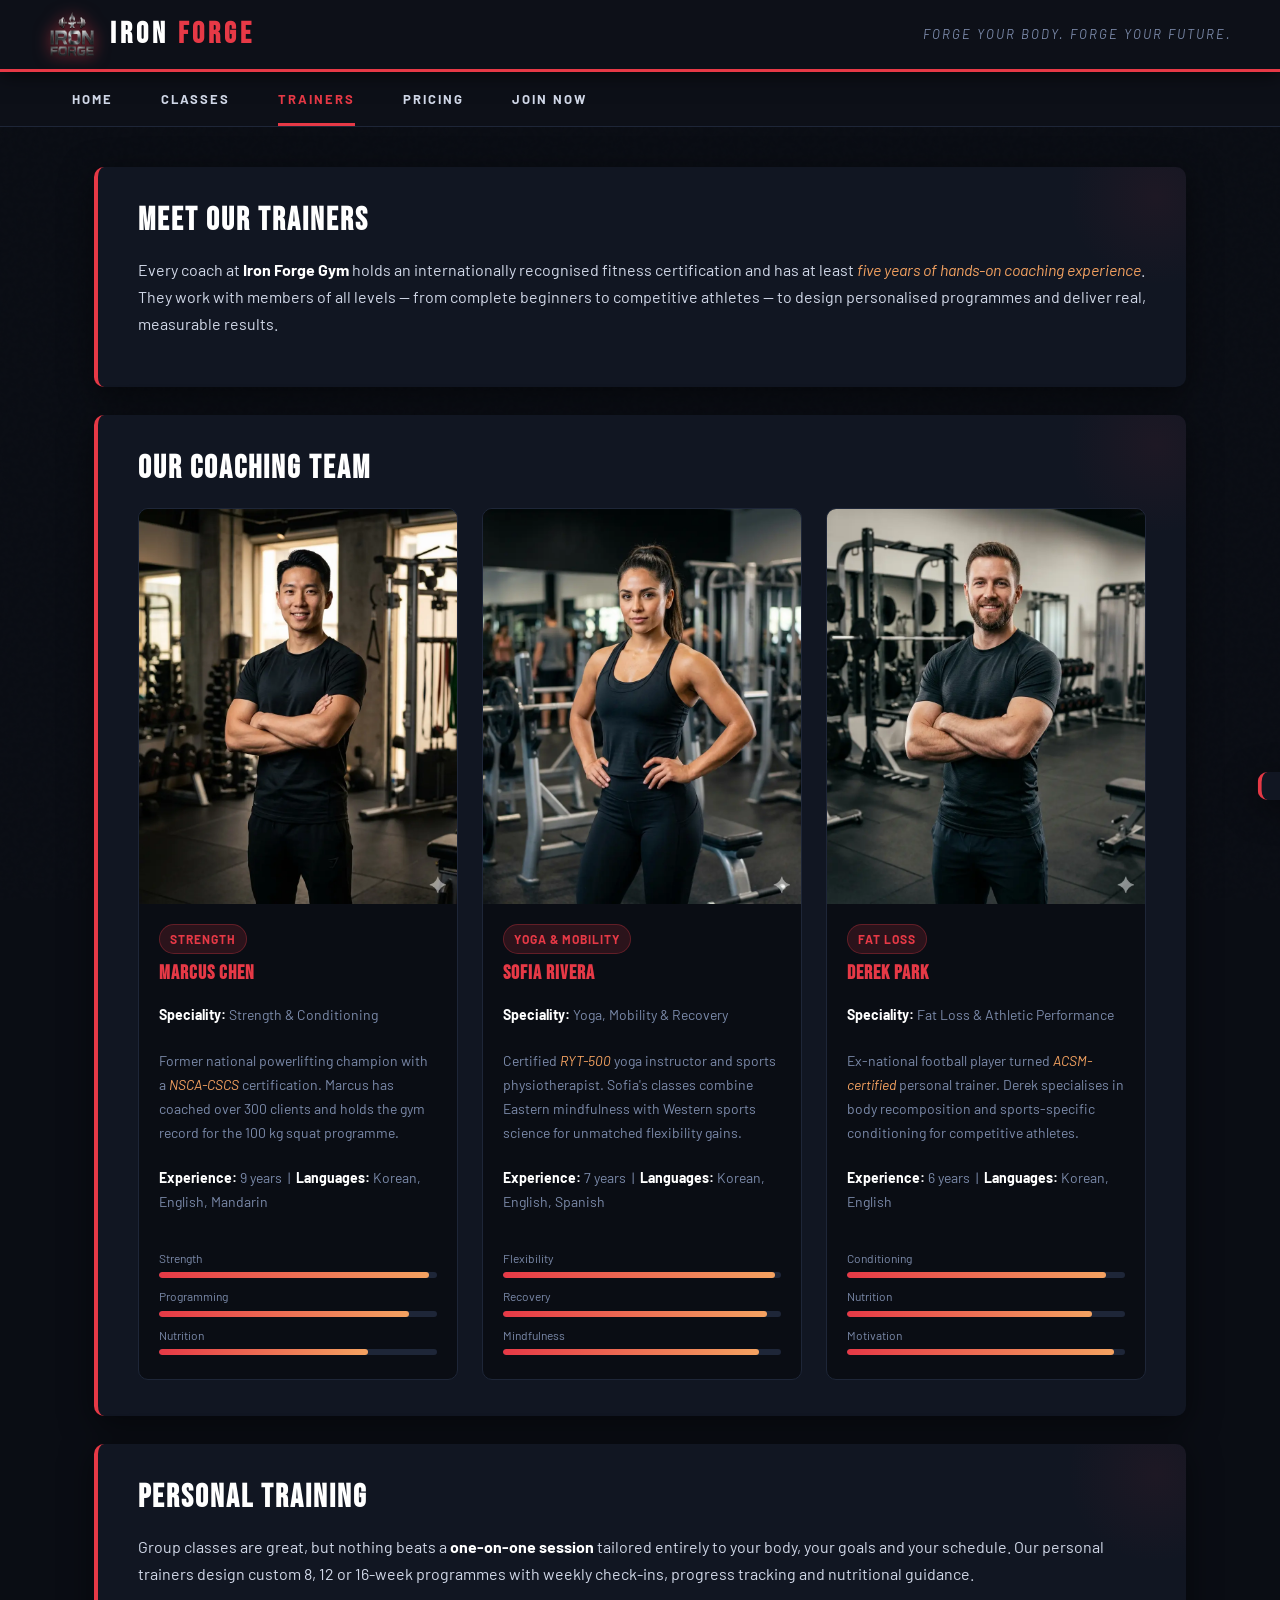
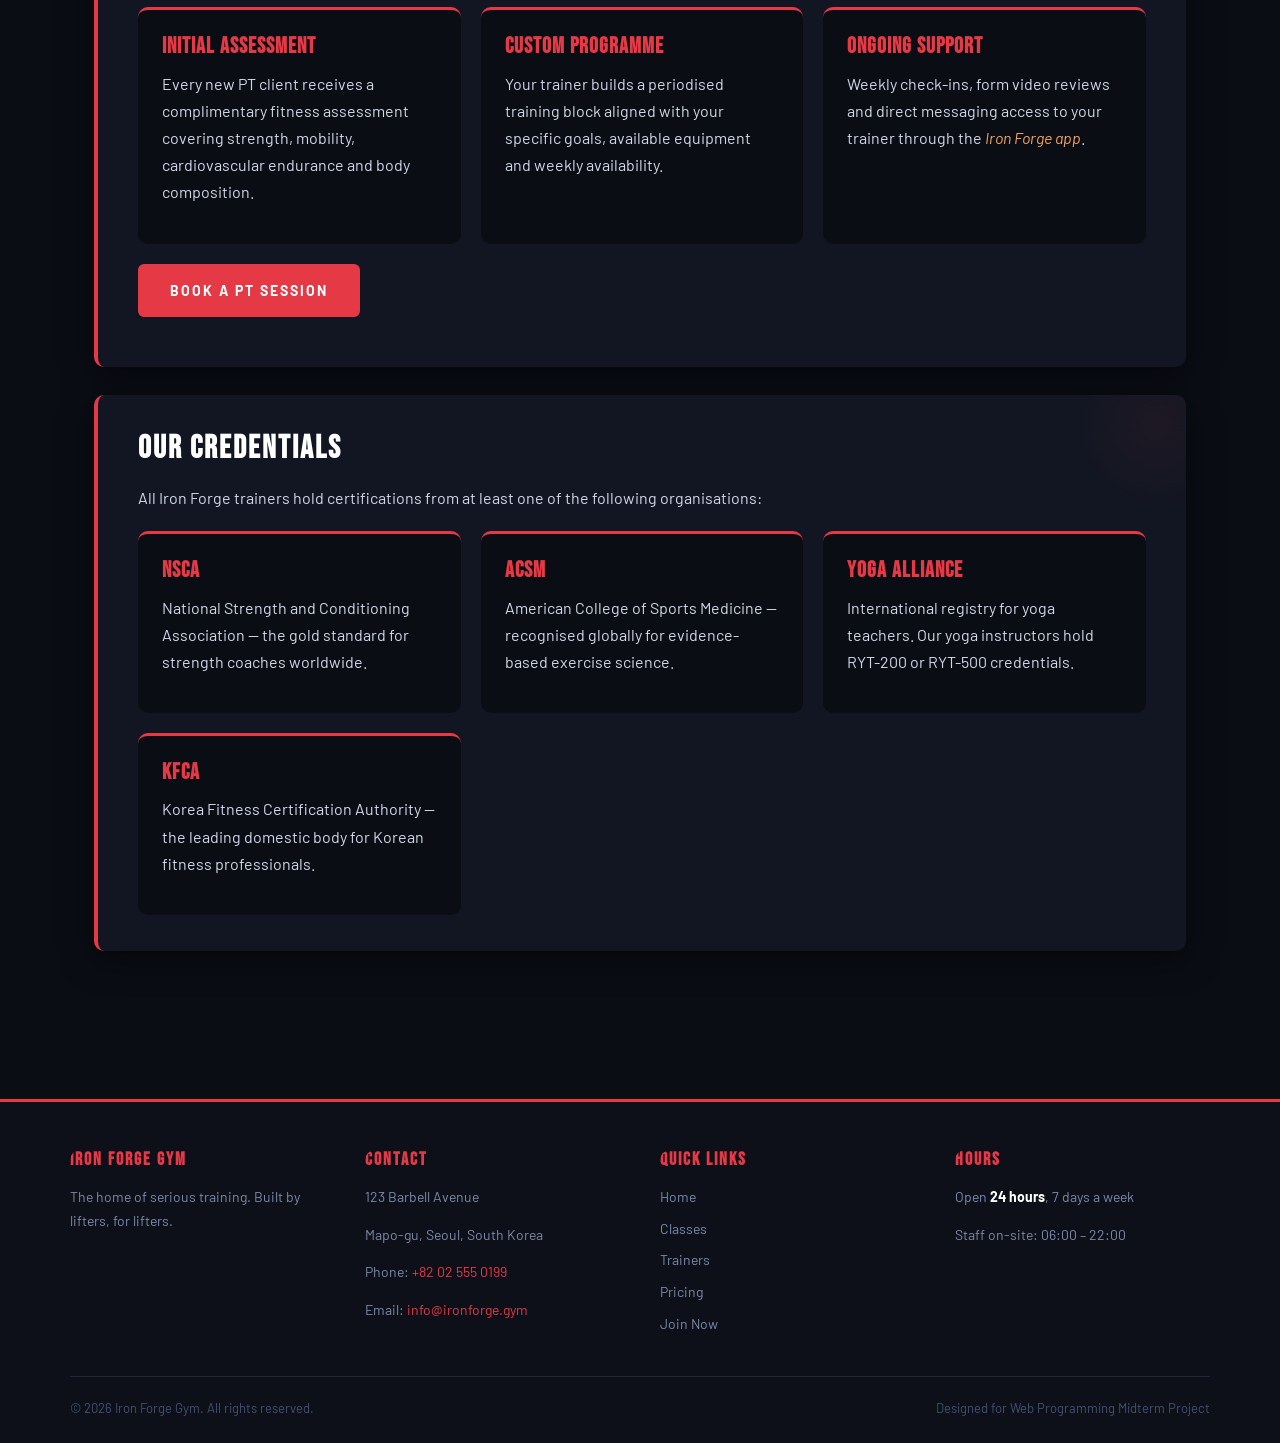
<file: trainers.html>
<!DOCTYPE html>
<html lang="en">
<head>
    <meta charset="UTF-8">
    <meta name="viewport" content="width=device-width, initial-scale=1.0">
    <meta name="description" content="Meet the expert personal trainers at Iron Forge Gym — certified coaches specialising in strength, fat loss, yoga and athletic performance.">
    <title>Iron Forge Gym — Trainers</title>
    <link rel="stylesheet" href="css/styles.css">
    <link rel="icon" type="image/svg+xml" href="assets/logo.png">
</head>
<body id="top">

    <a class="skip-link" href="#main-content">Skip to main content</a>

    <!-- ===== HEADER ===== -->
    <header>
        <div class="brand">
            <img src="assets/logo.webp" loading="lazy"alt="Iron Forge Gym Logo">
            <h1>IRON <span>FORGE</span></h1>
        </div>
        <p class="tagline"><em>Forge your body. Forge your future.</em></p>
    </header>

    <!-- ===== NAVIGATION ===== -->
    <nav aria-label="Main navigation">
        <ul>
            <li><a href="index.html">Home</a></li>
            <li><a href="classes.html">Classes</a></li>
            <li><a href="trainers.html" class="active" aria-current="page">Trainers</a></li>
            <li><a href="pricing.html">Pricing</a></li>
            <li><a href="register.html">Join Now</a></li>
        </ul>
    </nav>

    <!-- ===== MAIN ===== -->
    <main id="main-content">

        <!-- Intro -->
        <section class="reveal">
            <h2>Meet Our Trainers</h2>
            <p>
                Every coach at <strong>Iron Forge Gym</strong> holds an internationally recognised
                fitness certification and has at least <em>five years of hands-on coaching experience</em>.
                They work with members of all levels — from complete beginners to competitive athletes —
                to design personalised programmes and deliver real, measurable results.
            </p>
        </section>

        <!-- Trainer Cards -->
        <section class="reveal">
            <h2>Our Coaching Team</h2>
            <div class="card-grid">

                <article class="card">
                    <img src="assets/trainer1.webp" loading="lazy"alt="Marcus Chen, Strength and Conditioning Coach">
                    <div class="card-body">
                        <span class="card-tag">Strength</span>
                        <h3>Marcus Chen</h3>
                        <p><strong>Speciality:</strong> Strength &amp; Conditioning</p>
                        <p>
                            Former national powerlifting champion with a <em>NSCA-CSCS</em> certification.
                            Marcus has coached over 300 clients and holds the gym record for the 100 kg squat programme.
                        </p>
                        <p class="trainer-meta"><strong>Experience:</strong> 9 years &nbsp;|&nbsp; <strong>Languages:</strong> Korean, English, Mandarin</p>

                        <div class="skill-list">
                            <div class="skill-label">Strength</div>
                            <div class="stat-bar"><div class="stat-bar-fill" data-width="97"></div></div>
                            <div class="skill-label stacked">Programming</div>
                            <div class="stat-bar"><div class="stat-bar-fill" data-width="90"></div></div>
                            <div class="skill-label stacked">Nutrition</div>
                            <div class="stat-bar"><div class="stat-bar-fill" data-width="75"></div></div>
                        </div>
                    </div>
                </article>

                <article class="card">
                    <img src="assets/trainer2.webp" loading="lazy"alt="Sofia Rivera, Yoga and Mobility Coach">
                    <div class="card-body">
                        <span class="card-tag">Yoga &amp; Mobility</span>
                        <h3>Sofia Rivera</h3>
                        <p><strong>Speciality:</strong> Yoga, Mobility &amp; Recovery</p>
                        <p>
                            Certified <em>RYT-500</em> yoga instructor and sports physiotherapist. Sofia's
                            classes combine Eastern mindfulness with Western sports science for unmatched flexibility gains.
                        </p>
                        <p class="trainer-meta"><strong>Experience:</strong> 7 years &nbsp;|&nbsp; <strong>Languages:</strong> Korean, English, Spanish</p>

                        <div class="skill-list">
                            <div class="skill-label">Flexibility</div>
                            <div class="stat-bar"><div class="stat-bar-fill" data-width="98"></div></div>
                            <div class="skill-label stacked">Recovery</div>
                            <div class="stat-bar"><div class="stat-bar-fill" data-width="95"></div></div>
                            <div class="skill-label stacked">Mindfulness</div>
                            <div class="stat-bar"><div class="stat-bar-fill" data-width="92"></div></div>
                        </div>
                    </div>
                </article>

                <article class="card">
                    <img src="assets/trainer3.webp" loading="lazy"alt="Derek Park, Fat Loss and Athletic Performance Coach">
                    <div class="card-body">
                        <span class="card-tag">Fat Loss</span>
                        <h3>Derek Park</h3>
                        <p><strong>Speciality:</strong> Fat Loss &amp; Athletic Performance</p>
                        <p>
                            Ex-national football player turned <em>ACSM-certified</em> personal trainer. Derek specialises
                            in body recomposition and sports-specific conditioning for competitive athletes.
                        </p>
                        <p class="trainer-meta"><strong>Experience:</strong> 6 years &nbsp;|&nbsp; <strong>Languages:</strong> Korean, English</p>

                        <div class="skill-list">
                            <div class="skill-label">Conditioning</div>
                            <div class="stat-bar"><div class="stat-bar-fill" data-width="93"></div></div>
                            <div class="skill-label stacked">Nutrition</div>
                            <div class="stat-bar"><div class="stat-bar-fill" data-width="88"></div></div>
                            <div class="skill-label stacked">Motivation</div>
                            <div class="stat-bar"><div class="stat-bar-fill" data-width="96"></div></div>
                        </div>
                    </div>
                </article>

            </div>
        </section>

        <!-- Personal Training Section -->
        <section class="reveal">
            <h2>Personal Training</h2>
            <p>
                Group classes are great, but nothing beats a <strong>one-on-one session</strong> tailored entirely to
                your body, your goals and your schedule. Our personal trainers design custom 8, 12 or 16-week
                programmes with weekly check-ins, progress tracking and nutritional guidance.
            </p>
            <div class="features features-spaced">
                <article>
                    <h3>Initial Assessment</h3>
                    <p>Every new PT client receives a complimentary fitness assessment covering strength, mobility, cardiovascular endurance and body composition.</p>
                </article>
                <article>
                    <h3>Custom Programme</h3>
                    <p>Your trainer builds a periodised training block aligned with your specific goals, available equipment and weekly availability.</p>
                </article>
                <article>
                    <h3>Ongoing Support</h3>
                    <p>Weekly check-ins, form video reviews and direct messaging access to your trainer through the <em>Iron Forge app</em>.</p>
                </article>
            </div>
            <p class="top-spaced">
                <a href="register.html" class="btn">Book a PT Session</a>
            </p>
        </section>

        <!-- Certifications -->
        <section class="reveal">
            <h2>Our Credentials</h2>
            <p>All Iron Forge trainers hold certifications from at least one of the following organisations:</p>
            <div class="features">
                <article>
                    <h3>NSCA</h3>
                    <p>National Strength and Conditioning Association — the gold standard for strength coaches worldwide.</p>
                </article>
                <article>
                    <h3>ACSM</h3>
                    <p>American College of Sports Medicine — recognised globally for evidence-based exercise science.</p>
                </article>
                <article>
                    <h3>Yoga Alliance</h3>
                    <p>International registry for yoga teachers. Our yoga instructors hold RYT-200 or RYT-500 credentials.</p>
                </article>
                <article>
                    <h3>KFCA</h3>
                    <p>Korea Fitness Certification Authority — the leading domestic body for Korean fitness professionals.</p>
                </article>
            </div>
        </section>

    </main>

    <!-- ===== FOOTER ===== -->
    <footer>
        <div class="footer-inner">
            <section>
                <h4>Iron Forge Gym</h4>
                <p>The home of serious training. Built by lifters, for lifters.</p>
            </section>
            <section>
                <h4>Contact</h4>
                <p>123 Barbell Avenue</p>
                <p>Mapo-gu, Seoul, South Korea</p>
                <p>Phone: <a href="tel:+82025550199">+82 02 555 0199</a></p>

<p>Email: <a href="mailto:info@ironforge.gym?subject=Gym Inquiry&body=Hello, I want to know about membership.">
    info@ironforge.gym
</a></p>
            </section>
            <section>
                <h4>Quick Links</h4>
                <ul>
                    <li><a href="index.html">Home</a></li>
                    <li><a href="classes.html">Classes</a></li>
                    <li><a href="trainers.html">Trainers</a></li>
                    <li><a href="pricing.html">Pricing</a></li>
                    <li><a href="register.html">Join Now</a></li>
                </ul>
            </section>
            <section>
                <h4>Hours</h4>
                <p>Open <strong>24 hours</strong>, 7 days a week</p>
                <p>Staff on-site: 06:00 – 22:00</p>
            </section>
        </div>
        <div class="footer-bottom">
            <p>&copy; 2026 Iron Forge Gym. All rights reserved.</p>
            <p>Designed for Web Programming Midterm Project</p>
        </div>
    </footer>

    <button id="backToTop" title="Back to Top" aria-label="Back to top">&uarr;</button>
    <div id="toast" role="status" aria-live="polite"></div>

    <script src="js/scripts.js"></script>
</body>
</html>
</file>
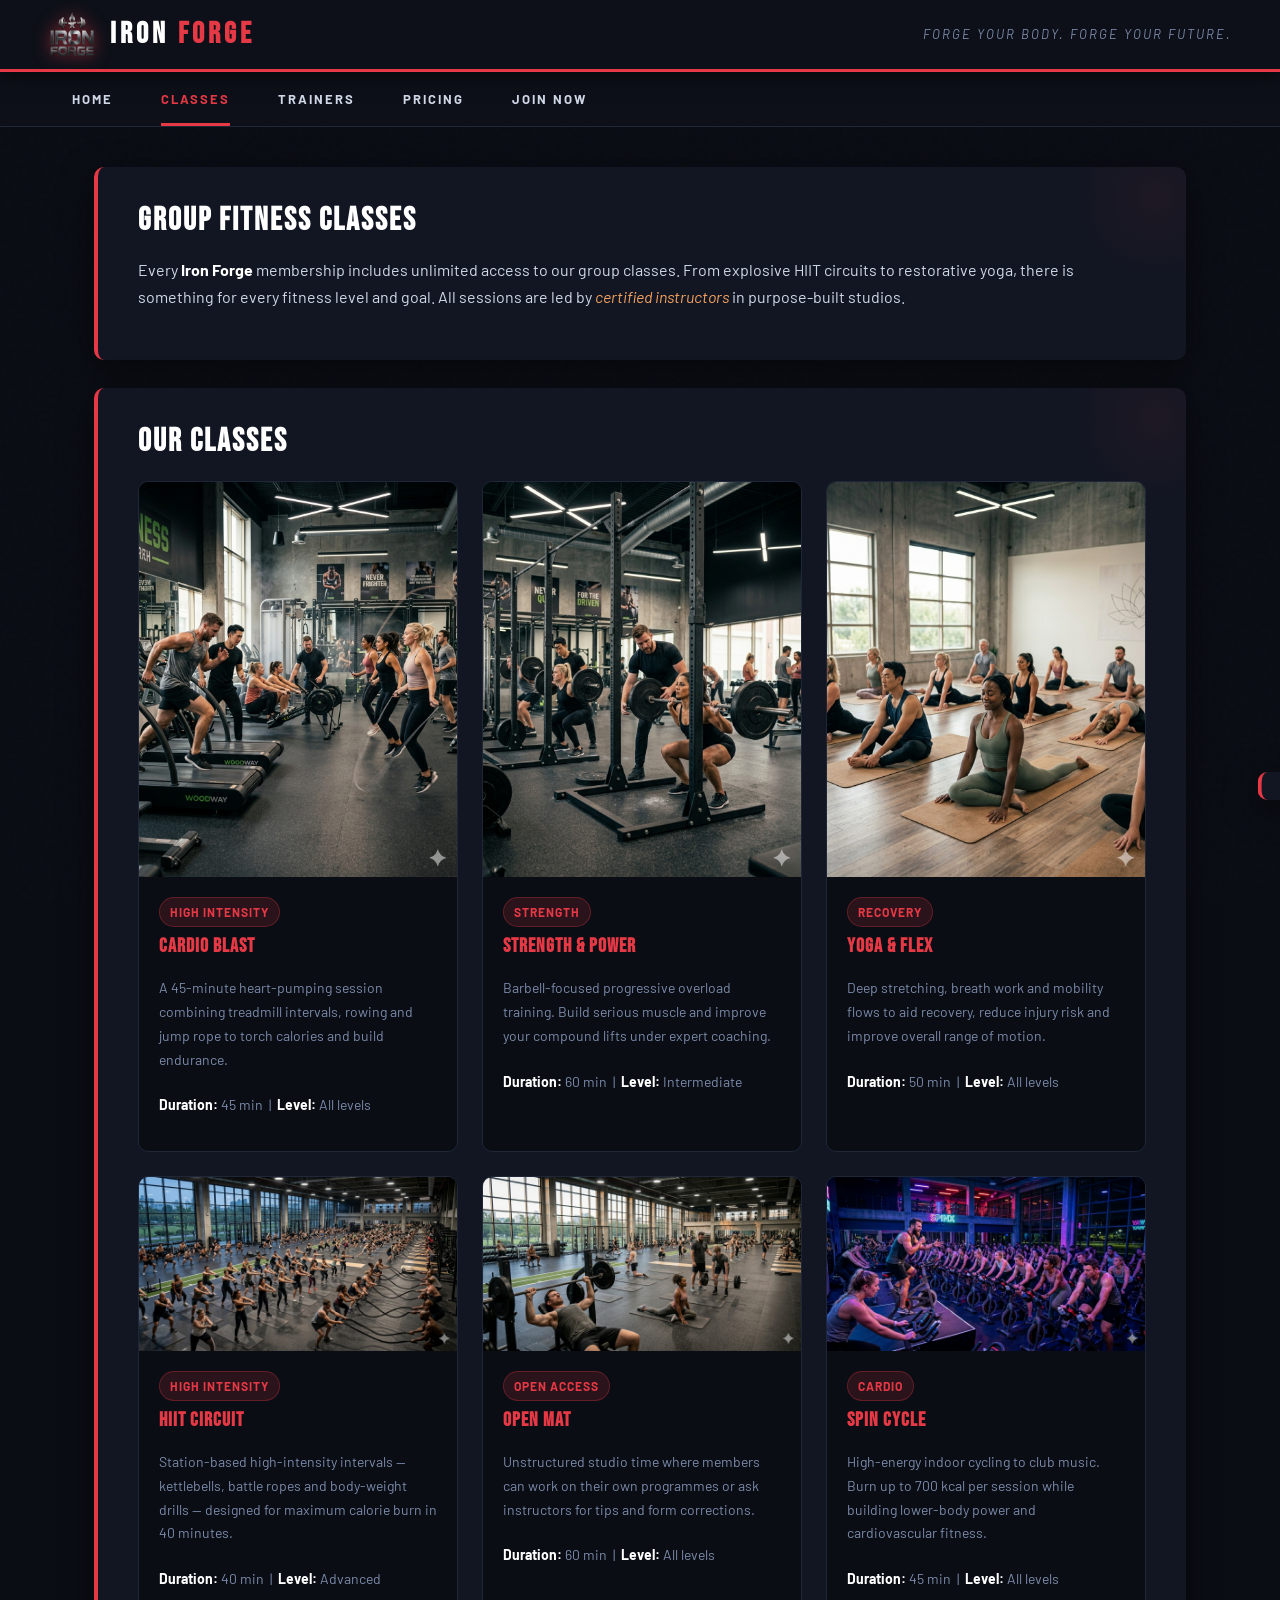
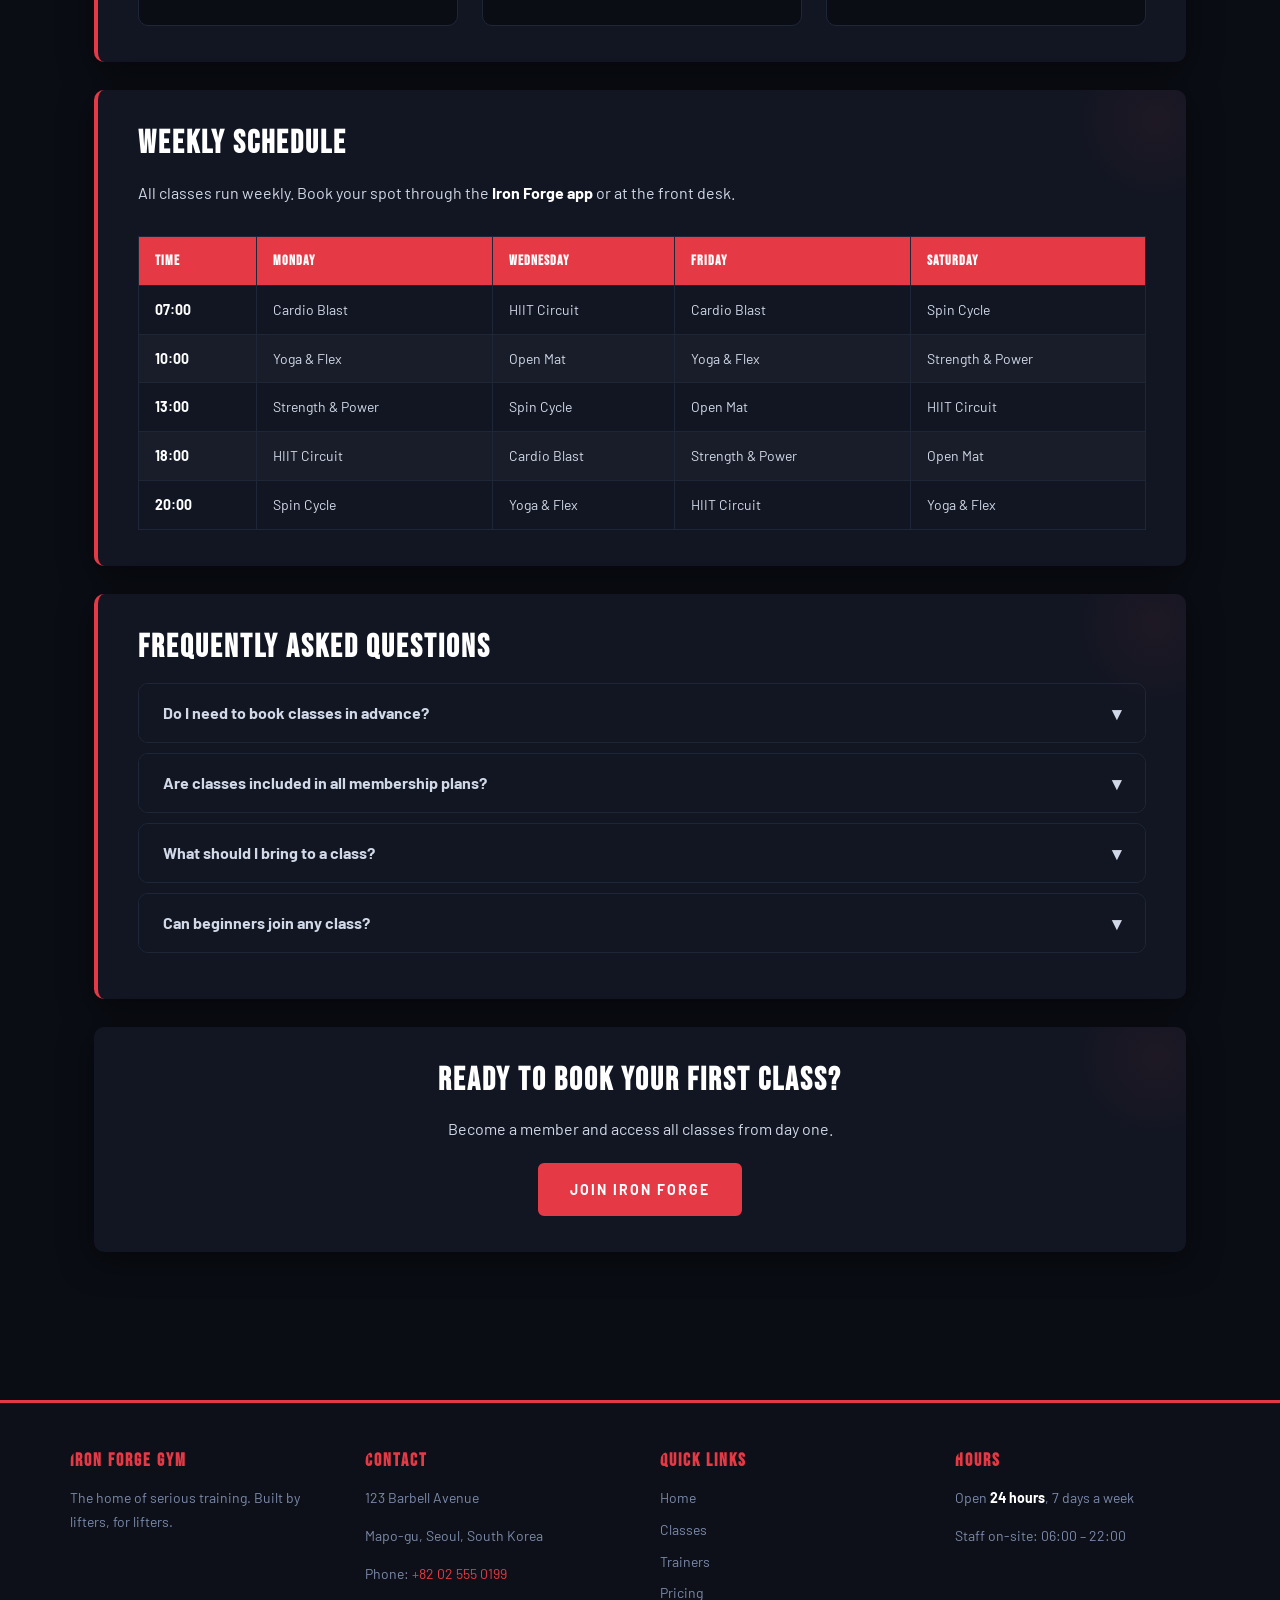
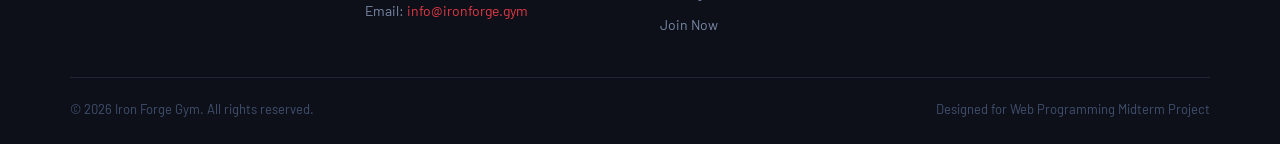
<file: gym_website/classes.html>
<!DOCTYPE html>
<html lang="en">
<head>
    <meta charset="UTF-8">
    <meta name="viewport" content="width=device-width, initial-scale=1.0">
    <meta name="description" content="Explore all group fitness classes at Iron Forge Gym — cardio, HIIT, yoga, strength and more, included with every membership.">
    <title>Iron Forge Gym — Classes</title>
    <link rel="stylesheet" href="css/styles.css">
    <link rel="icon" type="image/svg+xml" href="assets/logo.png">
</head>
<body id="top">

    <a class="skip-link" href="#main-content">Skip to main content</a>

    <!-- ===== HEADER ===== -->
    <header>
        <div class="brand">
            <img src="assets/logo.png" alt="Iron Forge Gym Logo">
            <h1>IRON <span>FORGE</span></h1>
        </div>
        <p class="tagline"><em>Forge your body. Forge your future.</em></p>
    </header>

    <!-- ===== NAVIGATION ===== -->
    <nav aria-label="Main navigation">
        <ul>
            <li><a href="index.html">Home</a></li>
            <li><a href="classes.html" class="active" aria-current="page">Classes</a></li>
            <li><a href="trainers.html">Trainers</a></li>
            <li><a href="pricing.html">Pricing</a></li>
            <li><a href="register.html">Join Now</a></li>
        </ul>
    </nav>

    <!-- ===== MAIN ===== -->
    <main id="main-content">

        <!-- Page Intro -->
        <section class="reveal">
            <h2>Group Fitness Classes</h2>
            <p>
                Every <strong>Iron Forge</strong> membership includes unlimited access to our group classes.
                From explosive HIIT circuits to restorative yoga, there is something for every fitness level
                and goal. All sessions are led by <em>certified instructors</em> in purpose-built studios.
            </p>
        </section>

        <!-- Class Cards -->
        <section class="reveal">
            <h2>Our Classes</h2>
            <div class="card-grid">

                <article class="card">
                    <img src="assets/cardio.png" alt="Cardio Blast class in session">
                    <div class="card-body">
                        <span class="card-tag">High Intensity</span>
                        <h3>Cardio Blast</h3>
                        <p>A 45-minute heart-pumping session combining treadmill intervals, rowing and jump rope to torch calories and build endurance.</p>
                        <p><strong>Duration:</strong> 45 min &nbsp;|&nbsp; <strong>Level:</strong> All levels</p>
                    </div>
                </article>

                <article class="card">
                    <img src="assets/strength.png" alt="Strength and Power class with barbells">
                    <div class="card-body">
                        <span class="card-tag">Strength</span>
                        <h3>Strength &amp; Power</h3>
                        <p>Barbell-focused progressive overload training. Build serious muscle and improve your compound lifts under expert coaching.</p>
                        <p><strong>Duration:</strong> 60 min &nbsp;|&nbsp; <strong>Level:</strong> Intermediate</p>
                    </div>
                </article>

                <article class="card">
                    <img src="assets/yoga.png" alt="Yoga and flexibility class">
                    <div class="card-body">
                        <span class="card-tag">Recovery</span>
                        <h3>Yoga &amp; Flex</h3>
                        <p>Deep stretching, breath work and mobility flows to aid recovery, reduce injury risk and improve overall range of motion.</p>
                        <p><strong>Duration:</strong> 50 min &nbsp;|&nbsp; <strong>Level:</strong> All levels</p>
                    </div>
                </article>

                <article class="card">
                    <img src="assets/HIIT.png" alt="HIIT Circuit training class">
                    <div class="card-body">
                        <span class="card-tag">High Intensity</span>
                        <h3>HIIT Circuit</h3>
                        <p>Station-based high-intensity intervals — kettlebells, battle ropes and body-weight drills — designed for maximum calorie burn in 40 minutes.</p>
                        <p><strong>Duration:</strong> 40 min &nbsp;|&nbsp; <strong>Level:</strong> Advanced</p>
                    </div>
                </article>

                <article class="card">
                    <img src="assets/openmat.png" alt="Open mat free training session">
                    <div class="card-body">
                        <span class="card-tag">Open Access</span>
                        <h3>Open Mat</h3>
                        <p>Unstructured studio time where members can work on their own programmes or ask instructors for tips and form corrections.</p>
                        <p><strong>Duration:</strong> 60 min &nbsp;|&nbsp; <strong>Level:</strong> All levels</p>
                    </div>
                </article>

                <article class="card">
                    <img src="assets/cycle.png" alt="Spin cycling class">
                    <div class="card-body">
                        <span class="card-tag">Cardio</span>
                        <h3>Spin Cycle</h3>
                        <p>High-energy indoor cycling to club music. Burn up to 700 kcal per session while building lower-body power and cardiovascular fitness.</p>
                        <p><strong>Duration:</strong> 45 min &nbsp;|&nbsp; <strong>Level:</strong> All levels</p>
                    </div>
                </article>

            </div>
        </section>

        <!-- Weekly Schedule -->
        <section class="reveal">
            <h2>Weekly Schedule</h2>
            <p>All classes run weekly. Book your spot through the <strong>Iron Forge app</strong> or at the front desk.</p>

            <div class="table-scroll">
                <table class="schedule-table" aria-label="Weekly class schedule">
                    <thead>
                        <tr>
                            <th scope="col">Time</th>
                            <th scope="col">Monday</th>
                            <th scope="col">Wednesday</th>
                            <th scope="col">Friday</th>
                            <th scope="col">Saturday</th>
                        </tr>
                    </thead>
                    <tbody>
                        <tr>
                            <td><strong>07:00</strong></td>
                            <td>Cardio Blast</td>
                            <td>HIIT Circuit</td>
                            <td>Cardio Blast</td>
                            <td>Spin Cycle</td>
                        </tr>
                        <tr>
                            <td><strong>10:00</strong></td>
                            <td>Yoga &amp; Flex</td>
                            <td>Open Mat</td>
                            <td>Yoga &amp; Flex</td>
                            <td>Strength &amp; Power</td>
                        </tr>
                        <tr>
                            <td><strong>13:00</strong></td>
                            <td>Strength &amp; Power</td>
                            <td>Spin Cycle</td>
                            <td>Open Mat</td>
                            <td>HIIT Circuit</td>
                        </tr>
                        <tr>
                            <td><strong>18:00</strong></td>
                            <td>HIIT Circuit</td>
                            <td>Cardio Blast</td>
                            <td>Strength &amp; Power</td>
                            <td>Open Mat</td>
                        </tr>
                        <tr>
                            <td><strong>20:00</strong></td>
                            <td>Spin Cycle</td>
                            <td>Yoga &amp; Flex</td>
                            <td>HIIT Circuit</td>
                            <td>Yoga &amp; Flex</td>
                        </tr>
                    </tbody>
                </table>
            </div>
        </section>

        <!-- FAQ Accordion -->
        <section class="reveal">
            <h2>Frequently Asked Questions</h2>

            <div class="accordion-item">
                <button class="accordion-btn" type="button" aria-expanded="false">
                    Do I need to book classes in advance?
                    <span class="chevron" aria-hidden="true">▾</span>
                </button>
                <div class="accordion-content" role="region">
                    Yes, we recommend booking at least 24 hours in advance using the app or front desk. Walk-ins are welcome
                    if spaces remain, but popular classes like HIIT Circuit and Spin Cycle fill up fast.
                </div>
            </div>

            <div class="accordion-item">
                <button class="accordion-btn" type="button" aria-expanded="false">
                    Are classes included in all membership plans?
                    <span class="chevron" aria-hidden="true">▾</span>
                </button>
                <div class="accordion-content" role="region">
                    Yes. Every membership tier — Basic, Premium and Elite — includes unlimited access to all group classes
                    at no extra charge. There are no hidden fees.
                </div>
            </div>

            <div class="accordion-item">
                <button class="accordion-btn" type="button" aria-expanded="false">
                    What should I bring to a class?
                    <span class="chevron" aria-hidden="true">▾</span>
                </button>
                <div class="accordion-content" role="region">
                    Bring clean indoor training shoes, comfortable workout clothes and a water bottle. Towels are available
                    at the front desk. All class equipment is provided by the gym.
                </div>
            </div>

            <div class="accordion-item">
                <button class="accordion-btn" type="button" aria-expanded="false">
                    Can beginners join any class?
                    <span class="chevron" aria-hidden="true">▾</span>
                </button>
                <div class="accordion-content" role="region">
                    Most classes are open to all levels. Cardio Blast, Yoga &amp; Flex, Open Mat and Spin Cycle are particularly
                    beginner-friendly. Strength &amp; Power and HIIT Circuit are listed as Intermediate/Advanced — we advise new
                    members to take an intro session first.
                </div>
            </div>

        </section>

        <!-- CTA -->
        <section class="reveal cta-section cta-section-plain">
            <h2>Ready to Book Your First Class?</h2>
            <p class="cta-copy compact">Become a member and access all classes from day one.</p>
            <a href="register.html" class="btn">Join Iron Forge</a>
        </section>

    </main>

    <!-- ===== FOOTER ===== -->
    <footer>
        <div class="footer-inner">
            <section>
                <h4>Iron Forge Gym</h4>
                <p>The home of serious training. Built by lifters, for lifters.</p>
            </section>
            <section>
                <h4>Contact</h4>
                <p>123 Barbell Avenue</p>
                <p>Mapo-gu, Seoul, South Korea</p>
                <p>Phone: <a href="tel:+82025550199">+82 02 555 0199</a></p>

<p>Email: <a href="mailto:info@ironforge.gym?subject=Gym Inquiry&body=Hello, I want to know about membership.">
    info@ironforge.gym
</a></p>
            </section>
            <section>
                <h4>Quick Links</h4>
                <ul>
                    <li><a href="index.html">Home</a></li>
                    <li><a href="classes.html">Classes</a></li>
                    <li><a href="trainers.html">Trainers</a></li>
                    <li><a href="pricing.html">Pricing</a></li>
                    <li><a href="register.html">Join Now</a></li>
                </ul>
            </section>
            <section>
                <h4>Hours</h4>
                <p>Open <strong>24 hours</strong>, 7 days a week</p>
                <p>Staff on-site: 06:00 – 22:00</p>
            </section>
        </div>
        <div class="footer-bottom">
            <p>&copy; 2026 Iron Forge Gym. All rights reserved.</p>
            <p>Designed for Web Programming Midterm Project</p>
        </div>
    </footer>

    <button id="backToTop" title="Back to Top" aria-label="Back to top">&uarr;</button>
    <div id="toast" role="status" aria-live="polite"></div>

    <script src="js/scripts.js"></script>
</body>
</html>
</file>
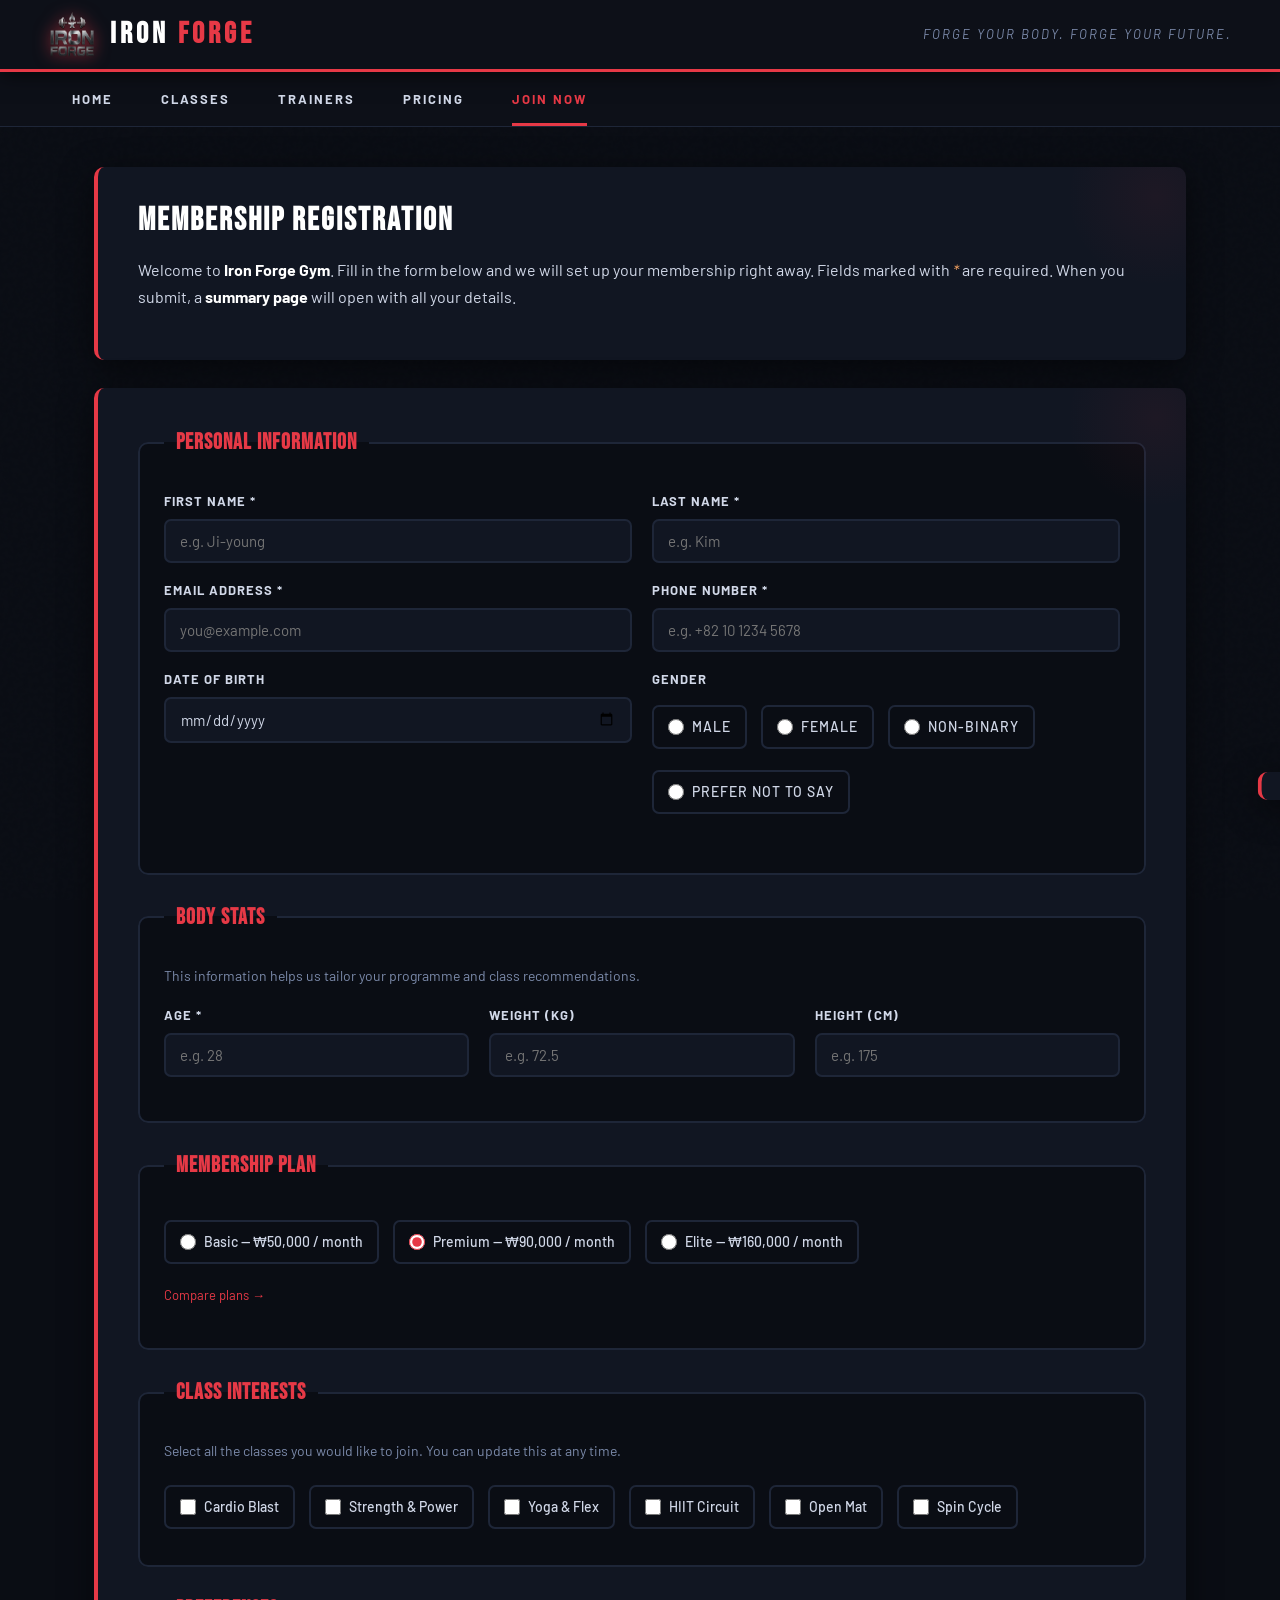
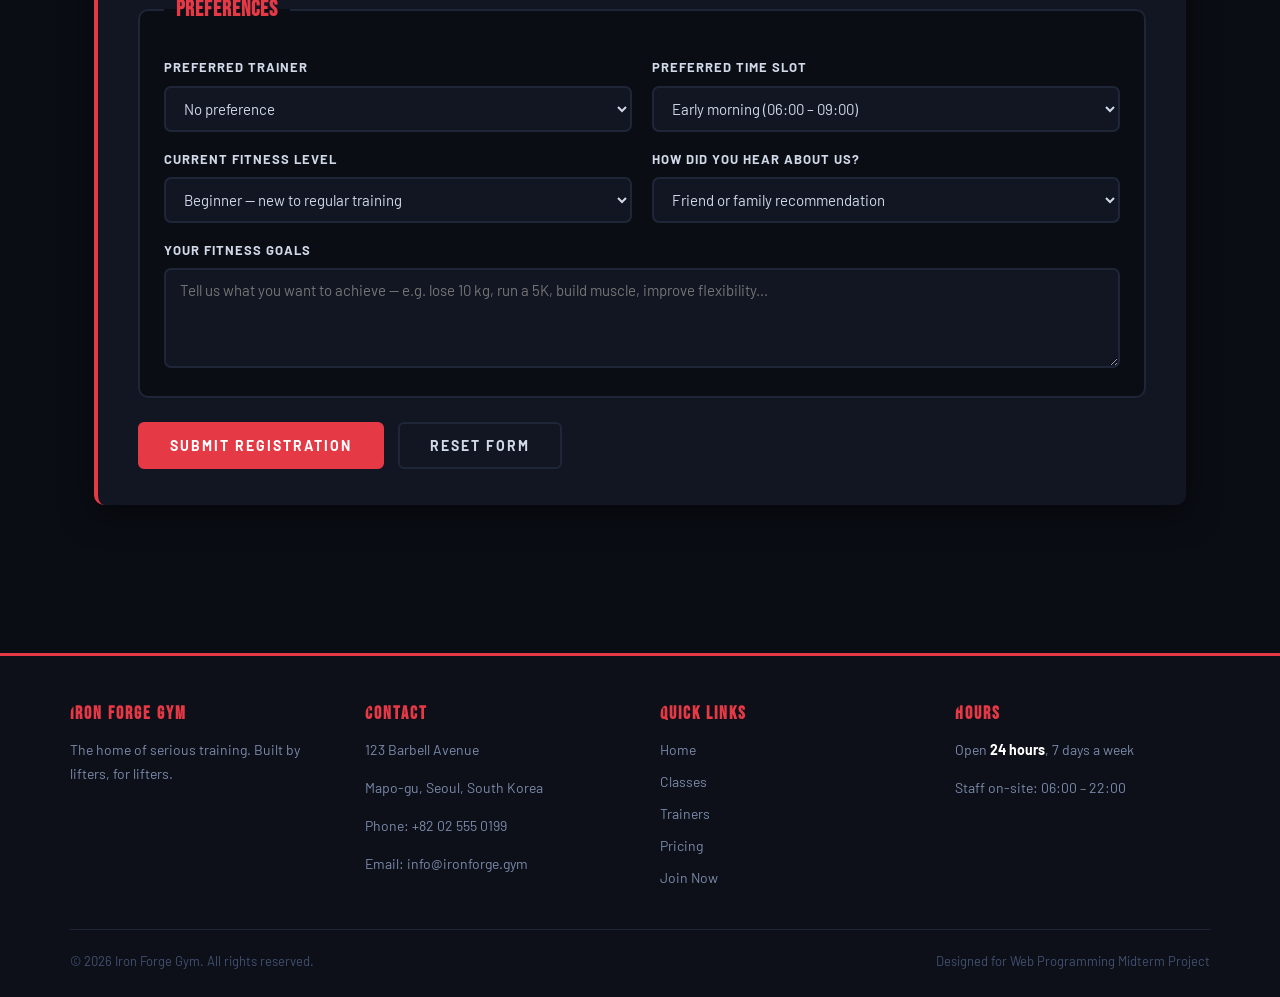
<file: gym_website/register.html>
<!DOCTYPE html>
<html lang="en">
<head>
    <meta charset="UTF-8">
    <meta name="viewport" content="width=device-width, initial-scale=1.0">
    <meta name="description" content="Join Iron Forge Gym. Fill out our membership registration form to start your fitness journey today.">
    <title>Iron Forge Gym — Join Now</title>
    <link rel="stylesheet" href="css/styles.css">
    <link rel="icon" type="image/svg+xml" href="assets/logo.png">
</head>
<body id="top">

    <a class="skip-link" href="#main-content">Skip to main content</a>

    <!-- ===== HEADER ===== -->
    <header>
        <div class="brand">
            <img src="assets/logo.png" alt="Iron Forge Gym Logo">
            <h1>IRON <span>FORGE</span></h1>
        </div>
        <p class="tagline"><em>Forge your body. Forge your future.</em></p>
    </header>

    <!-- ===== NAVIGATION ===== -->
    <nav aria-label="Main navigation">
        <ul>
            <li><a href="index.html">Home</a></li>
            <li><a href="classes.html">Classes</a></li>
            <li><a href="trainers.html">Trainers</a></li>
            <li><a href="pricing.html">Pricing</a></li>
            <li><a href="register.html" class="active" aria-current="page">Join Now</a></li>
        </ul>
    </nav>

    <!-- ===== MAIN ===== -->
    <main id="main-content">

        <!-- Intro -->
        <section class="reveal">
            <h2>Membership Registration</h2>
            <p>
                Welcome to <strong>Iron Forge Gym</strong>. Fill in the form below and we will set up
                your membership right away. Fields marked with <em>*</em> are required.
                When you submit, a <strong>summary page</strong> will open with all your details.
            </p>
        </section>

        <!-- Registration Form -->
        <section class="reveal">

            <form id="membershipForm" action="#" method="post" >

                <!-- ---- Personal Information ---- -->
                <fieldset>
                    <legend>Personal Information</legend>

                    <div class="form-row">
                        <div class="form-group">
                            <label for="firstName">First Name *</label>
                            <input type="text" id="firstName" name="firstName"
                                   placeholder="e.g. Ji-young" required
                                   aria-required="true" autocomplete="given-name">
                        </div>
                        <div class="form-group">
                            <label for="lastName">Last Name *</label>
                            <input type="text" id="lastName" name="lastName"
                                   placeholder="e.g. Kim" required
                                   aria-required="true" autocomplete="family-name">
                        </div>
                    </div>

                    <div class="form-row">
                        <div class="form-group">
                            <label for="email">Email Address *</label>
                            <input type="email" id="email" name="email"
                                   placeholder="you@example.com" required
                                   aria-required="true" autocomplete="email">
                        </div>
                        <div class="form-group">
                            <label for="phone">Phone Number *</label>
                            <input type="tel" id="phone" name="phone"
                                   placeholder="e.g. +82 10 1234 5678" required
                                   aria-required="true" autocomplete="tel">
                        </div>
                    </div>

                    <div class="form-row">
                        <div class="form-group">
                            <label for="dob">Date of Birth</label>
                            <input type="date" id="dob" name="dob"
                                   autocomplete="bday">
                        </div>
                        <div class="form-group">
                            <label>Gender</label>
                            <div class="radio-group" role="radiogroup" aria-label="Gender">
                                <label><input type="radio" name="gender" value="Male"> Male</label>
                                <label><input type="radio" name="gender" value="Female"> Female</label>
                                <label><input type="radio" name="gender" value="Non-binary"> Non-binary</label>
                                <label><input type="radio" name="gender" value="Prefer not to say"> Prefer not to say</label>
                            </div>
                        </div>
                    </div>

                </fieldset>

                <!-- ---- Body Stats ---- -->
                <fieldset>
                    <legend>Body Stats</legend>
                    <p class="form-note">This information helps us tailor your programme and class recommendations.</p>

                    <div class="form-row">
                        <div class="form-group">
                            <label for="age">Age *</label>
                            <input type="number" id="age" name="age"
                                   min="14" max="100" placeholder="e.g. 28"
                                   required aria-required="true">
                        </div>
                        <div class="form-group">
                            <label for="weight">Weight (kg)</label>
                            <input type="number" id="weight" name="weight"
                                   min="20" max="300" step="0.1" placeholder="e.g. 72.5">
                        </div>
                        <div class="form-group">
                            <label for="height">Height (cm)</label>
                            <input type="number" id="height" name="height"
                                   min="80" max="250" placeholder="e.g. 175">
                        </div>
                    </div>

                </fieldset>

                <!-- ---- Membership Plan ---- -->
                <fieldset>
                    <legend>Membership Plan</legend>

                    <div class="radio-group" role="radiogroup" aria-label="Membership plan">
                        <label>
                            <input type="radio" name="plan" value="Basic">
                            Basic &mdash; ₩50,000 / month
                        </label>
                        <label>
                            <input type="radio" name="plan" value="Premium" checked>
                            Premium &mdash; ₩90,000 / month
                        </label>
                        <label>
                            <input type="radio" name="plan" value="Elite">
                            Elite &mdash; ₩160,000 / month
                        </label>
                    </div>
                    <p class="small-link-row">
                        <a href="pricing.html">Compare plans →</a>
                    </p>

                </fieldset>

                <!-- ---- Class Interests ---- -->
                <fieldset>
                    <legend>Class Interests</legend>
                    <p class="form-note tight">Select all the classes you would like to join. You can update this at any time.</p>

                    <div class="checkbox-group" role="group" aria-label="Class interests">
                        <label><input type="checkbox" name="classes" value="Cardio Blast"> Cardio Blast</label>
                        <label><input type="checkbox" name="classes" value="Strength &amp; Power"> Strength &amp; Power</label>
                        <label><input type="checkbox" name="classes" value="Yoga &amp; Flex"> Yoga &amp; Flex</label>
                        <label><input type="checkbox" name="classes" value="HIIT Circuit"> HIIT Circuit</label>
                        <label><input type="checkbox" name="classes" value="Open Mat"> Open Mat</label>
                        <label><input type="checkbox" name="classes" value="Spin Cycle"> Spin Cycle</label>
                    </div>

                </fieldset>

                <!-- ---- Preferences ---- -->
                <fieldset>
                    <legend>Preferences</legend>

                    <div class="form-row">
                        <div class="form-group">
                            <label for="trainer">Preferred Trainer</label>
                            <select id="trainer" name="trainer">
                                <option value="none">No preference</option>
                                <option value="marcus">Marcus Chen — Strength</option>
                                <option value="sofia">Sofia Rivera — Yoga &amp; Mobility</option>
                                <option value="derek">Derek Park — Fat Loss</option>
                            </select>
                        </div>
                        <div class="form-group">
                            <label for="time">Preferred Time Slot</label>
                            <select id="time" name="time">
                                <option value="early">Early morning (06:00 – 09:00)</option>
                                <option value="midday">Midday (11:00 – 14:00)</option>
                                <option value="evening">Evening (17:00 – 21:00)</option>
                                <option value="late">Late night (21:00 – 24:00)</option>
                            </select>
                        </div>
                    </div>

                    <div class="form-row">
                        <div class="form-group">
                            <label for="fitnessLevel">Current Fitness Level</label>
                            <select id="fitnessLevel" name="fitnessLevel">
                                <option value="beginner">Beginner — new to regular training</option>
                                <option value="intermediate">Intermediate — training 1–3 years</option>
                                <option value="advanced">Advanced — training 3+ years</option>
                                <option value="athlete">Athlete — competitive sports background</option>
                            </select>
                        </div>
                        <div class="form-group">
                            <label for="hearAbout">How Did You Hear About Us?</label>
                            <select id="hearAbout" name="hearAbout">
                                <option value="friend">Friend or family recommendation</option>
                                <option value="social">Social media</option>
                                <option value="search">Online search</option>
                                <option value="passerby">Walked past the gym</option>
                                <option value="other">Other</option>
                            </select>
                        </div>
                    </div>

                    <div class="form-group">
                        <label for="goals">Your Fitness Goals</label>
                        <textarea id="goals" name="goals"
                                  placeholder="Tell us what you want to achieve — e.g. lose 10 kg, run a 5K, build muscle, improve flexibility..."></textarea>
                    </div>

                </fieldset>

                <!-- ---- Form Actions ---- -->
                <div class="form-actions">
                    <button type="submit" class="btn" id="submitBtn">
                        Submit Registration
                    </button>
                    <button type="reset" class="btn btn-secondary" id="resetBtn">
                        Reset Form
                    </button>
                </div>

            </form>

        </section>

    </main>

    <!-- ===== FOOTER ===== -->
    <footer>
        <div class="footer-inner">
            <section>
                <h4>Iron Forge Gym</h4>
                <p>The home of serious training. Built by lifters, for lifters.</p>
            </section>
            <section>
                <h4>Contact</h4>
                <p>123 Barbell Avenue</p>
                <p>Mapo-gu, Seoul, South Korea</p>
                <p>Phone: +82 02 555 0199</p>
                <p>Email: info@ironforge.gym</p>
            </section>
            <section>
                <h4>Quick Links</h4>
                <ul>
                    <li><a href="index.html">Home</a></li>
                    <li><a href="classes.html">Classes</a></li>
                    <li><a href="trainers.html">Trainers</a></li>
                    <li><a href="pricing.html">Pricing</a></li>
                    <li><a href="register.html">Join Now</a></li>
                </ul>
            </section>
            <section>
                <h4>Hours</h4>
                <p>Open <strong>24 hours</strong>, 7 days a week</p>
                <p>Staff on-site: 06:00 – 22:00</p>
            </section>
        </div>
        <div class="footer-bottom">
            <p>&copy; 2026 Iron Forge Gym. All rights reserved.</p>
            <p>Designed for Web Programming Midterm Project</p>
        </div>
    </footer>

    <button id="backToTop" title="Back to Top" aria-label="Back to top">&uarr;</button>
    <div id="toast" role="status" aria-live="polite"></div>

    <script src="js/scripts.js"></script>
</body>
</html>
</file>
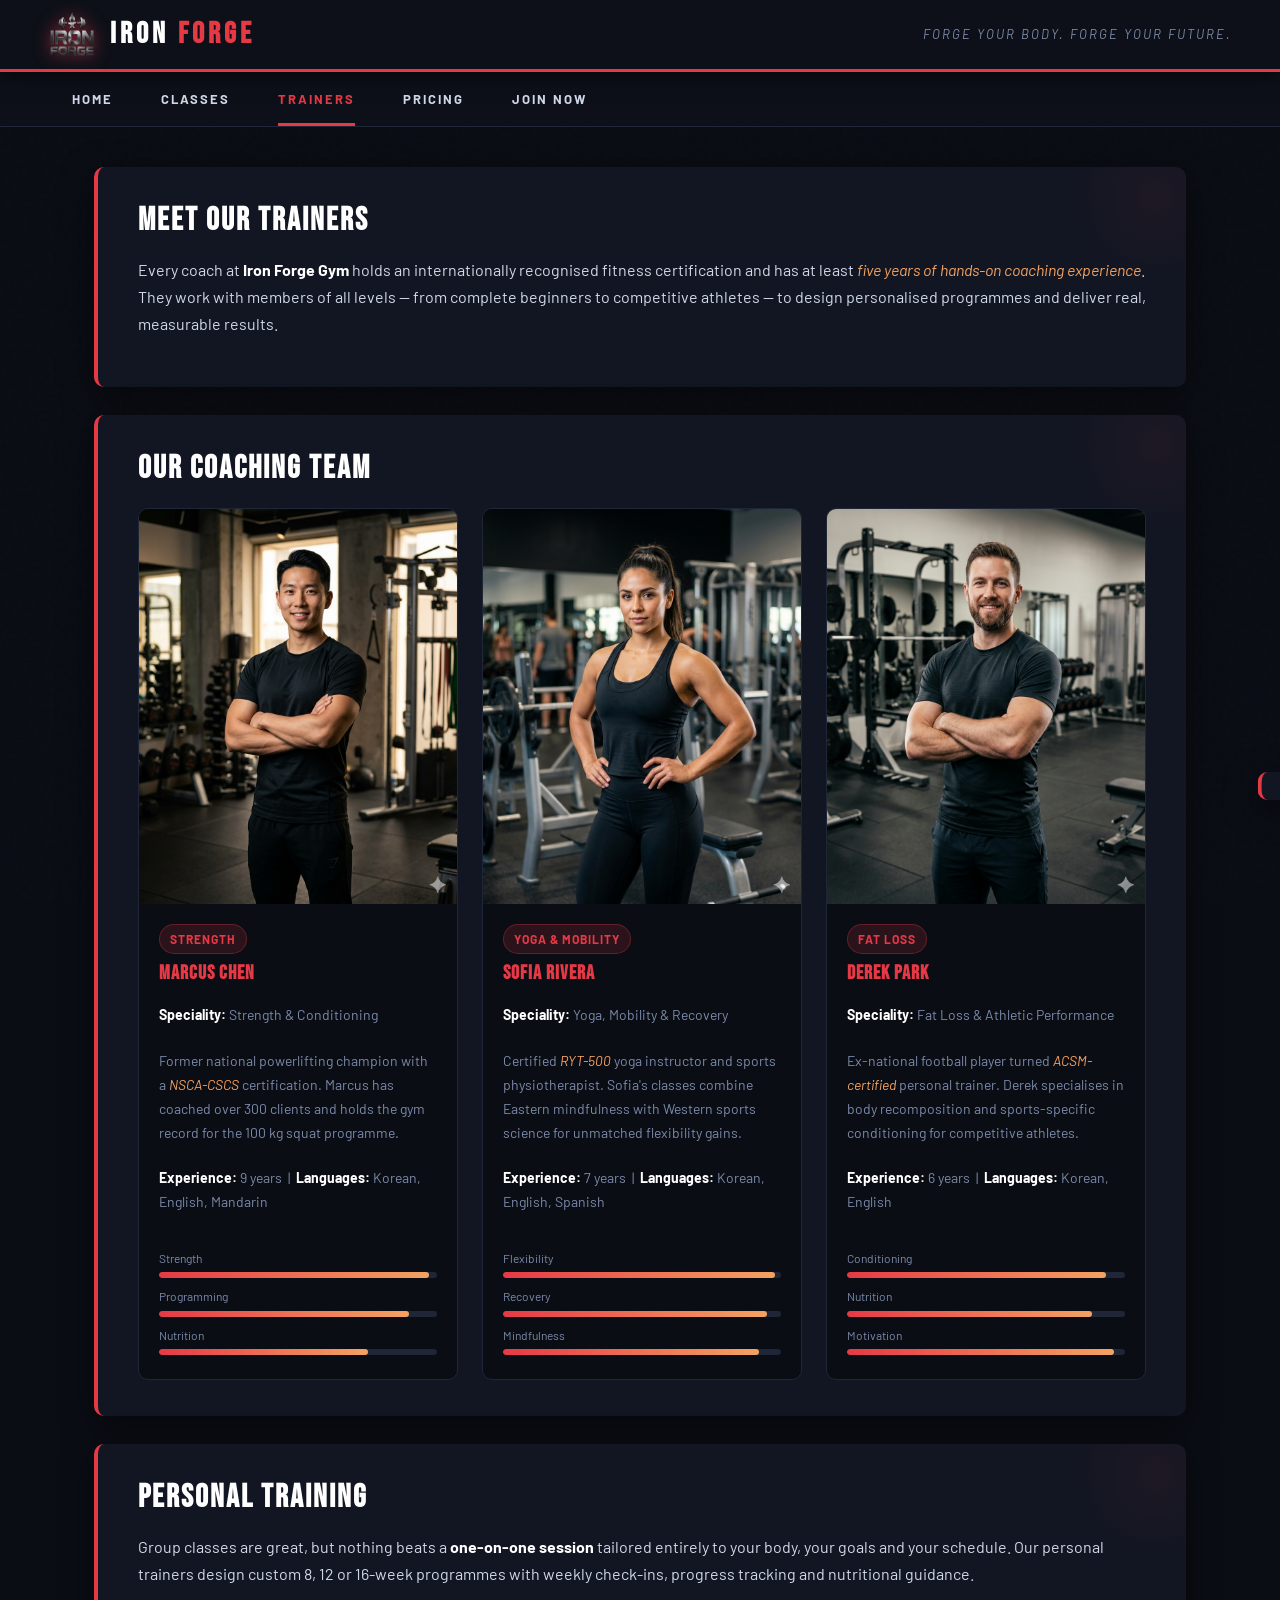
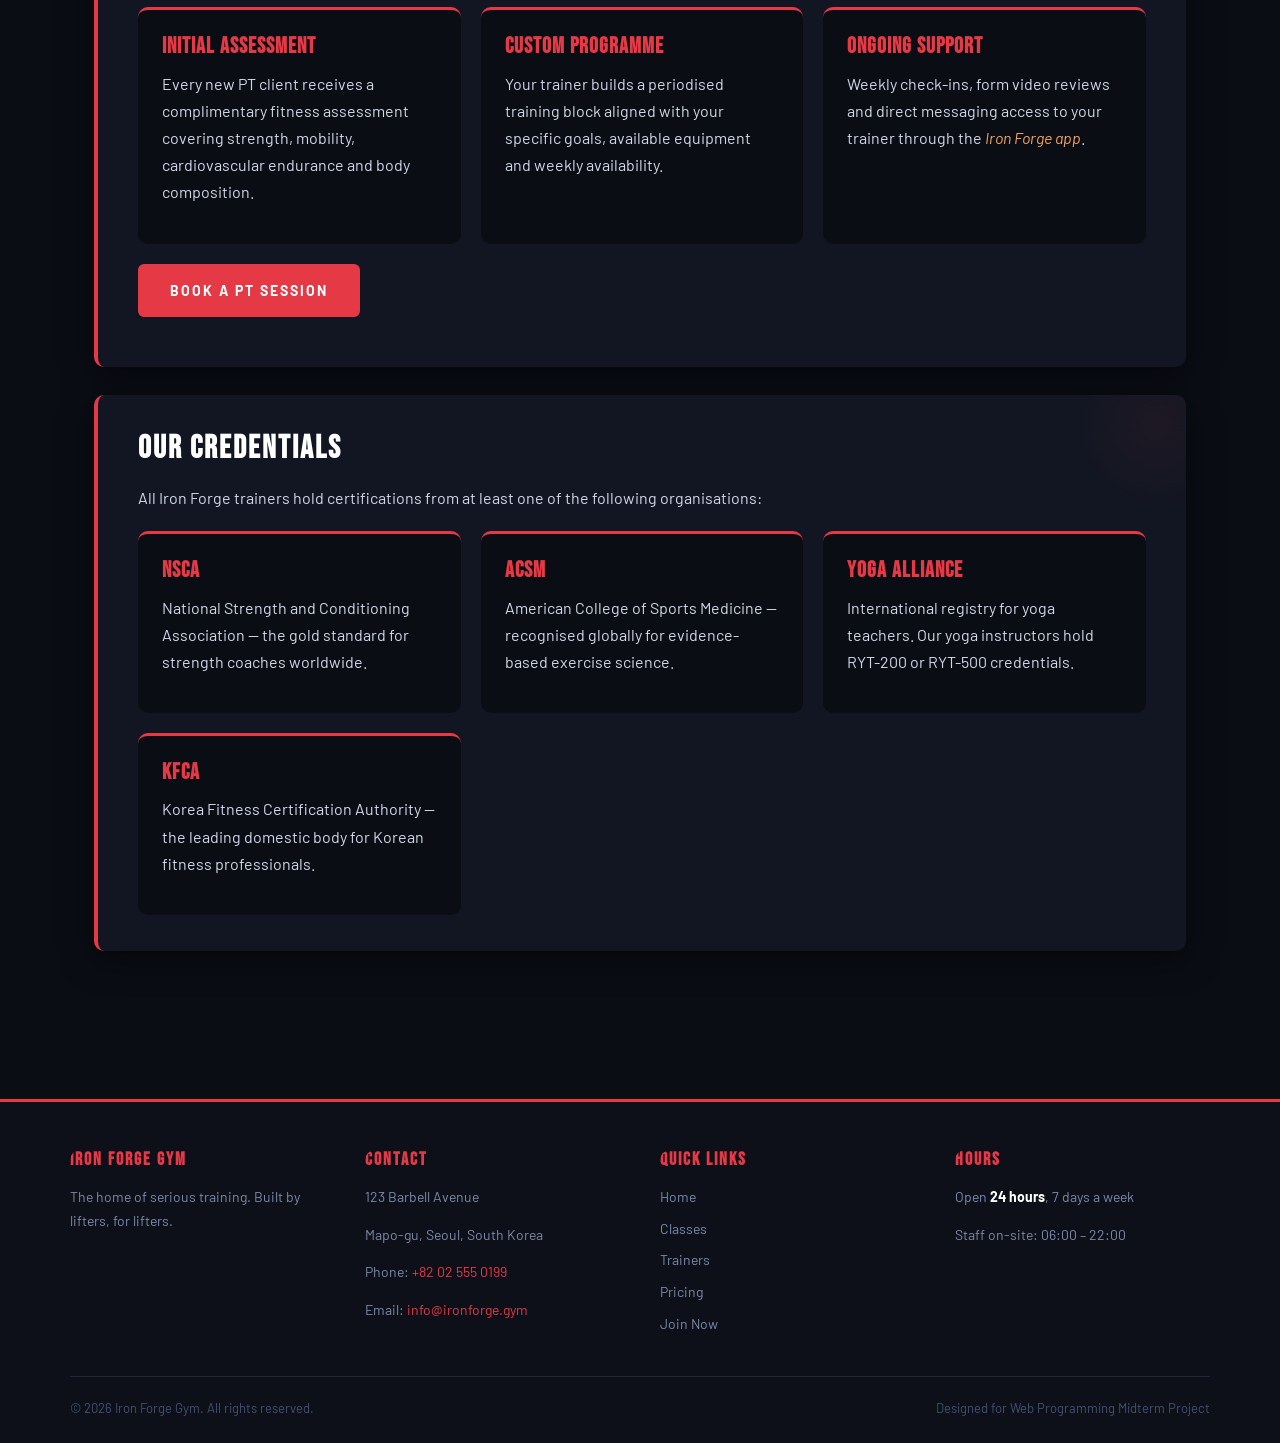
<file: gym_website/trainers.html>
<!DOCTYPE html>
<html lang="en">
<head>
    <meta charset="UTF-8">
    <meta name="viewport" content="width=device-width, initial-scale=1.0">
    <meta name="description" content="Meet the expert personal trainers at Iron Forge Gym — certified coaches specialising in strength, fat loss, yoga and athletic performance.">
    <title>Iron Forge Gym — Trainers</title>
    <link rel="stylesheet" href="css/styles.css">
    <link rel="icon" type="image/svg+xml" href="assets/logo.png">
</head>
<body id="top">

    <a class="skip-link" href="#main-content">Skip to main content</a>

    <!-- ===== HEADER ===== -->
    <header>
        <div class="brand">
            <img src="assets/logo.png" alt="Iron Forge Gym Logo">
            <h1>IRON <span>FORGE</span></h1>
        </div>
        <p class="tagline"><em>Forge your body. Forge your future.</em></p>
    </header>

    <!-- ===== NAVIGATION ===== -->
    <nav aria-label="Main navigation">
        <ul>
            <li><a href="index.html">Home</a></li>
            <li><a href="classes.html">Classes</a></li>
            <li><a href="trainers.html" class="active" aria-current="page">Trainers</a></li>
            <li><a href="pricing.html">Pricing</a></li>
            <li><a href="register.html">Join Now</a></li>
        </ul>
    </nav>

    <!-- ===== MAIN ===== -->
    <main id="main-content">

        <!-- Intro -->
        <section class="reveal">
            <h2>Meet Our Trainers</h2>
            <p>
                Every coach at <strong>Iron Forge Gym</strong> holds an internationally recognised
                fitness certification and has at least <em>five years of hands-on coaching experience</em>.
                They work with members of all levels — from complete beginners to competitive athletes —
                to design personalised programmes and deliver real, measurable results.
            </p>
        </section>

        <!-- Trainer Cards -->
        <section class="reveal">
            <h2>Our Coaching Team</h2>
            <div class="card-grid">

                <article class="card">
                    <img src="assets/trainer1.png" alt="Marcus Chen, Strength and Conditioning Coach">
                    <div class="card-body">
                        <span class="card-tag">Strength</span>
                        <h3>Marcus Chen</h3>
                        <p><strong>Speciality:</strong> Strength &amp; Conditioning</p>
                        <p>
                            Former national powerlifting champion with a <em>NSCA-CSCS</em> certification.
                            Marcus has coached over 300 clients and holds the gym record for the 100 kg squat programme.
                        </p>
                        <p class="trainer-meta"><strong>Experience:</strong> 9 years &nbsp;|&nbsp; <strong>Languages:</strong> Korean, English, Mandarin</p>

                        <div class="skill-list">
                            <div class="skill-label">Strength</div>
                            <div class="stat-bar"><div class="stat-bar-fill" data-width="97"></div></div>
                            <div class="skill-label stacked">Programming</div>
                            <div class="stat-bar"><div class="stat-bar-fill" data-width="90"></div></div>
                            <div class="skill-label stacked">Nutrition</div>
                            <div class="stat-bar"><div class="stat-bar-fill" data-width="75"></div></div>
                        </div>
                    </div>
                </article>

                <article class="card">
                    <img src="assets/trainer2.png" alt="Sofia Rivera, Yoga and Mobility Coach">
                    <div class="card-body">
                        <span class="card-tag">Yoga &amp; Mobility</span>
                        <h3>Sofia Rivera</h3>
                        <p><strong>Speciality:</strong> Yoga, Mobility &amp; Recovery</p>
                        <p>
                            Certified <em>RYT-500</em> yoga instructor and sports physiotherapist. Sofia's
                            classes combine Eastern mindfulness with Western sports science for unmatched flexibility gains.
                        </p>
                        <p class="trainer-meta"><strong>Experience:</strong> 7 years &nbsp;|&nbsp; <strong>Languages:</strong> Korean, English, Spanish</p>

                        <div class="skill-list">
                            <div class="skill-label">Flexibility</div>
                            <div class="stat-bar"><div class="stat-bar-fill" data-width="98"></div></div>
                            <div class="skill-label stacked">Recovery</div>
                            <div class="stat-bar"><div class="stat-bar-fill" data-width="95"></div></div>
                            <div class="skill-label stacked">Mindfulness</div>
                            <div class="stat-bar"><div class="stat-bar-fill" data-width="92"></div></div>
                        </div>
                    </div>
                </article>

                <article class="card">
                    <img src="assets/trainer3.png" alt="Derek Park, Fat Loss and Athletic Performance Coach">
                    <div class="card-body">
                        <span class="card-tag">Fat Loss</span>
                        <h3>Derek Park</h3>
                        <p><strong>Speciality:</strong> Fat Loss &amp; Athletic Performance</p>
                        <p>
                            Ex-national football player turned <em>ACSM-certified</em> personal trainer. Derek specialises
                            in body recomposition and sports-specific conditioning for competitive athletes.
                        </p>
                        <p class="trainer-meta"><strong>Experience:</strong> 6 years &nbsp;|&nbsp; <strong>Languages:</strong> Korean, English</p>

                        <div class="skill-list">
                            <div class="skill-label">Conditioning</div>
                            <div class="stat-bar"><div class="stat-bar-fill" data-width="93"></div></div>
                            <div class="skill-label stacked">Nutrition</div>
                            <div class="stat-bar"><div class="stat-bar-fill" data-width="88"></div></div>
                            <div class="skill-label stacked">Motivation</div>
                            <div class="stat-bar"><div class="stat-bar-fill" data-width="96"></div></div>
                        </div>
                    </div>
                </article>

            </div>
        </section>

        <!-- Personal Training Section -->
        <section class="reveal">
            <h2>Personal Training</h2>
            <p>
                Group classes are great, but nothing beats a <strong>one-on-one session</strong> tailored entirely to
                your body, your goals and your schedule. Our personal trainers design custom 8, 12 or 16-week
                programmes with weekly check-ins, progress tracking and nutritional guidance.
            </p>
            <div class="features features-spaced">
                <article>
                    <h3>Initial Assessment</h3>
                    <p>Every new PT client receives a complimentary fitness assessment covering strength, mobility, cardiovascular endurance and body composition.</p>
                </article>
                <article>
                    <h3>Custom Programme</h3>
                    <p>Your trainer builds a periodised training block aligned with your specific goals, available equipment and weekly availability.</p>
                </article>
                <article>
                    <h3>Ongoing Support</h3>
                    <p>Weekly check-ins, form video reviews and direct messaging access to your trainer through the <em>Iron Forge app</em>.</p>
                </article>
            </div>
            <p class="top-spaced">
                <a href="register.html" class="btn">Book a PT Session</a>
            </p>
        </section>

        <!-- Certifications -->
        <section class="reveal">
            <h2>Our Credentials</h2>
            <p>All Iron Forge trainers hold certifications from at least one of the following organisations:</p>
            <div class="features">
                <article>
                    <h3>NSCA</h3>
                    <p>National Strength and Conditioning Association — the gold standard for strength coaches worldwide.</p>
                </article>
                <article>
                    <h3>ACSM</h3>
                    <p>American College of Sports Medicine — recognised globally for evidence-based exercise science.</p>
                </article>
                <article>
                    <h3>Yoga Alliance</h3>
                    <p>International registry for yoga teachers. Our yoga instructors hold RYT-200 or RYT-500 credentials.</p>
                </article>
                <article>
                    <h3>KFCA</h3>
                    <p>Korea Fitness Certification Authority — the leading domestic body for Korean fitness professionals.</p>
                </article>
            </div>
        </section>

    </main>

    <!-- ===== FOOTER ===== -->
    <footer>
        <div class="footer-inner">
            <section>
                <h4>Iron Forge Gym</h4>
                <p>The home of serious training. Built by lifters, for lifters.</p>
            </section>
            <section>
                <h4>Contact</h4>
                <p>123 Barbell Avenue</p>
                <p>Mapo-gu, Seoul, South Korea</p>
                <p>Phone: <a href="tel:+82025550199">+82 02 555 0199</a></p>

<p>Email: <a href="mailto:info@ironforge.gym?subject=Gym Inquiry&body=Hello, I want to know about membership.">
    info@ironforge.gym
</a></p>
            </section>
            <section>
                <h4>Quick Links</h4>
                <ul>
                    <li><a href="index.html">Home</a></li>
                    <li><a href="classes.html">Classes</a></li>
                    <li><a href="trainers.html">Trainers</a></li>
                    <li><a href="pricing.html">Pricing</a></li>
                    <li><a href="register.html">Join Now</a></li>
                </ul>
            </section>
            <section>
                <h4>Hours</h4>
                <p>Open <strong>24 hours</strong>, 7 days a week</p>
                <p>Staff on-site: 06:00 – 22:00</p>
            </section>
        </div>
        <div class="footer-bottom">
            <p>&copy; 2026 Iron Forge Gym. All rights reserved.</p>
            <p>Designed for Web Programming Midterm Project</p>
        </div>
    </footer>

    <button id="backToTop" title="Back to Top" aria-label="Back to top">&uarr;</button>
    <div id="toast" role="status" aria-live="polite"></div>

    <script src="js/scripts.js"></script>
</body>
</html>
</file>
<file: css/styles.css>
@import url('https://fonts.googleapis.com/css2?family=Bebas+Neue&family=Barlow:wght@400;600;700&display=swap');

/* ============================================================
   Iron Forge Gym — styles.css
   External stylesheet for all pages
   ============================================================ */

/* ---------- CSS Custom Properties ---------- */
:root {
    --red:        #e63946;
    --red-dark:   #c02735;
    --bg:         #0a0d14;
    --bg-card:    #111622;
    --bg-nav:     #0d1018;
    --border:     #1e2638;
    --text:       #d1d8e8;
    --text-muted: #7b8aaa;
    --white:      #ffffff;
    --accent:     #f4a261;
    --font-head:  'Bebas Neue', 'Impact', sans-serif;
    --font-body:  'Barlow', Arial, sans-serif;
    --radius:     10px;
    --shadow:     0 8px 32px rgba(0,0,0,0.5);
    --transition: 0.25s ease;
}

/* ---------- Reset & Base ---------- */
*, *::before, *::after {
    margin: 0;
    padding: 0;
    box-sizing: border-box;
}

html { scroll-behavior: smooth; }

body {
    font-family: var(--font-body);
    background-color: var(--bg);
    color: var(--text);
    line-height: 1.7;
    font-size: 16px;
    overflow-x: hidden;
}

/* Animated background noise texture */
body::before {
    content: '';
    position: fixed;
    inset: 0;
    background-image: url("data:image/svg+xml,%3Csvg viewBox='0 0 200 200' xmlns='http://www.w3.org/2000/svg'%3E%3Cfilter id='n'%3E%3CfeTurbulence type='fractalNoise' baseFrequency='0.9' numOctaves='4' stitchTiles='stitch'/%3E%3C/filter%3E%3Crect width='100%25' height='100%25' filter='url(%23n)' opacity='0.03'/%3E%3C/svg%3E");
    pointer-events: none;
    z-index: 0;
    opacity: 0.4;
}

/* ---------- Typography ---------- */
h1, h2, h3, h4, h5 {
    font-family: var(--font-head);
    letter-spacing: 1.5px;
    line-height: 1.15;
}

a { color: var(--red); text-decoration: none; transition: color var(--transition); }
a:hover { color: var(--accent); }

img { max-width: 100%; height: auto; display: block; }

/* ---------- Skip Link (Accessibility) ---------- */
.skip-link {
    position: absolute;
    left: -9999px;
    top: 10px;
    background: var(--red);
    color: #fff;
    padding: 8px 16px;
    border-radius: 4px;
    z-index: 9999;
    font-weight: bold;
}
.skip-link:focus { left: 10px; }

/* ---------- Header ---------- */
header {
    background-color: var(--bg-nav);
    padding: 0 48px;
    display: flex;
    align-items: center;
    justify-content: space-between;
    border-bottom: 3px solid var(--red);
    position: sticky;
    top: 0;
    z-index: 100;
    height: 72px;
    box-shadow: 0 2px 20px rgba(0,0,0,0.7);
}

header .brand {
    display: flex;
    align-items: center;
    gap: 14px;
}

header .brand img {
    width: 48px;
    height: 48px;
    filter: drop-shadow(0 0 8px rgba(230,57,70,0.6));
    transition: transform var(--transition), filter var(--transition);
}

header .brand img:hover {
    transform: rotate(-5deg) scale(1.1);
    filter: drop-shadow(0 0 14px rgba(230,57,70,1));
}

header h1 {
    font-family: var(--font-head);
    font-size: 30px;
    letter-spacing: 4px;
    color: var(--white);
}

header h1 span { color: var(--red); }

header .tagline {
    font-size: 13px;
    color: var(--text-muted);
    letter-spacing: 2px;
    text-transform: uppercase;
    font-style: italic;
}

/* ---------- Navigation ---------- */
nav {
    background-color: var(--bg-nav);
    padding: 0 48px;
    border-bottom: 1px solid var(--border);
    position: sticky;
    top: 72px;
    z-index: 99;
}

nav ul {
    list-style: none;
    display: flex;
    flex-wrap: wrap;
    gap: 0;
}

nav ul li a {
    display: block;
    padding: 16px 24px;
    color: var(--text);
    text-decoration: none;
    font-weight: 700;
    letter-spacing: 2px;
    text-transform: uppercase;
    font-size: 13px;
    transition: color var(--transition), background-color var(--transition);
    position: relative;
}

nav ul li a::after {
    content: '';
    position: absolute;
    bottom: 0;
    left: 24px;
    right: 24px;
    height: 3px;
    background: var(--red);
    transform: scaleX(0);
    transition: transform var(--transition);
    transform-origin: left;
}

nav ul li a:hover::after,
nav ul li a.active::after {
    transform: scaleX(1);
}

nav ul li a:hover { color: var(--white); }
nav ul li a.active { color: var(--red); }

/* ---------- Main Container ---------- */
main {
    position: relative;
    z-index: 1;
    max-width: 1140px;
    margin: 0 auto;
    padding: 40px 24px 60px;
}

/* ---------- Hero Banner ---------- */
.hero {
    position: relative;
    width: 100%;
    border-radius: var(--radius);
    overflow: hidden;
    margin-bottom: 36px;
    box-shadow: var(--shadow);
}

.hero img {
    width: 100%;
    height: 420px;
    object-fit: cover;
}

.hero-overlay {
    position: absolute;
    inset: 0;
    background: linear-gradient(135deg, rgba(10,13,20,0.85) 0%, rgba(230,57,70,0.15) 100%);
    display: flex;
    flex-direction: column;
    justify-content: center;
    padding: 48px;
}

.hero-overlay h2 {
    font-family: var(--font-head);
    font-size: clamp(42px, 7vw, 80px);
    color: var(--white);
    letter-spacing: 4px;
    text-shadow: 0 4px 20px rgba(0,0,0,0.8);
    margin-bottom: 16px;
    line-height: 1;
}

.hero-overlay h2 span { color: var(--red); }

.hero-overlay p {
    font-size: 18px;
    color: var(--text);
    max-width: 520px;
    margin-bottom: 24px;
}

/* ---------- Sections ---------- */
section {
    background-color: var(--bg-card);
    padding: 36px 40px;
    border-radius: var(--radius);
    margin-bottom: 28px;
    border-left: 4px solid var(--red);
    box-shadow: var(--shadow);
    position: relative;
    overflow: hidden;
}

section::before {
    content: '';
    position: absolute;
    top: -60px;
    right: -60px;
    width: 180px;
    height: 180px;
    background: radial-gradient(circle, rgba(230,57,70,0.06) 0%, transparent 70%);
    pointer-events: none;
}

section h2 {
    font-family: var(--font-head);
    color: var(--white);
    margin-bottom: 16px;
    font-size: 32px;
    letter-spacing: 2px;
}

section h3 {
    color: var(--red);
    margin-bottom: 10px;
    font-size: 22px;
    font-family: var(--font-head);
    letter-spacing: 1px;
}

section p {
    margin-bottom: 14px;
    color: var(--text);
}

section strong { color: var(--white); }
section em { color: var(--accent); font-style: italic; }

/* ---------- Features Grid ---------- */
.features {
    display: grid;
    grid-template-columns: repeat(auto-fill, minmax(260px, 1fr));
    gap: 20px;
    margin-top: 20px;
}

.features article {
    background-color: var(--bg);
    padding: 24px;
    border-radius: var(--radius);
    border-top: 3px solid var(--red);
    transition: transform var(--transition), box-shadow var(--transition);
    position: relative;
    overflow: hidden;
}

.features article:hover {
    transform: translateY(-6px);
    box-shadow: 0 16px 40px rgba(230,57,70,0.2);
}

.features article .icon {
    font-size: 32px;
    margin-bottom: 12px;
    display: block;
}

/* ---------- Cards (Classes / Trainers) ---------- */
.card-grid {
    display: grid;
    grid-template-columns: repeat(auto-fill, minmax(280px, 1fr));
    gap: 24px;
    margin-top: 20px;
}

.card {
    background-color: var(--bg);
    border-radius: var(--radius);
    overflow: hidden;
    border: 1px solid var(--border);
    transition: transform var(--transition), box-shadow var(--transition), border-color var(--transition);
    display: flex;
    flex-direction: column;
}

.card:hover {
    transform: translateY(-8px);
    box-shadow: 0 20px 48px rgba(230,57,70,0.25);
    border-color: var(--red);
}

.card img {
   .card img {
  width: 100%;
  height: 260px;
  object-fit: cover;
  object-position: center top;
  display: block;
}
}

.card-body {
    padding: 20px;
    flex: 1;
    display: flex;
    flex-direction: column;
    gap: 8px;
}

.card-body h3 { font-size: 20px; }
.card-body p { color: var(--text-muted); font-size: 14px; flex: 1; }

.card-tag {
    display: inline-block;
    background: rgba(230,57,70,0.15);
    color: var(--red);
    padding: 4px 10px;
    border-radius: 20px;
    font-size: 12px;
    font-weight: 700;
    letter-spacing: 1px;
    text-transform: uppercase;
    border: 1px solid rgba(230,57,70,0.3);
    align-self: flex-start;
}

/* ---------- Pricing ---------- */
.pricing-grid {
    display: grid;
    grid-template-columns: repeat(auto-fill, minmax(270px, 1fr));
    gap: 24px;
    margin-top: 24px;
}

.price-card {
    background-color: var(--bg);
    border: 2px solid var(--border);
    border-radius: var(--radius);
    padding: 32px 28px;
    text-align: center;
    transition: transform var(--transition), border-color var(--transition), box-shadow var(--transition);
    position: relative;
}

.price-card:hover {
    transform: translateY(-6px);
    border-color: var(--red);
    box-shadow: 0 20px 48px rgba(230,57,70,0.2);
}

.price-card.popular {
    border-color: var(--red);
    background: linear-gradient(160deg, var(--bg-card) 0%, rgba(230,57,70,0.05) 100%);
}

.price-card .badge {
    position: absolute;
    top: -14px;
    left: 50%;
    transform: translateX(-50%);
    background: var(--red);
    color: #fff;
    font-size: 11px;
    font-weight: 700;
    letter-spacing: 2px;
    padding: 4px 14px;
    border-radius: 20px;
    text-transform: uppercase;
}

.price-card h3 {
    font-size: 24px;
    margin-bottom: 12px;
    font-family: var(--font-head);
}

.price-card .price {
    font-size: 48px;
    color: var(--white);
    font-family: var(--font-head);
    letter-spacing: 2px;
    margin: 14px 0 4px;
    line-height: 1;
}

.price-card .price small {
    font-size: 16px;
    color: var(--text-muted);
    font-family: var(--font-body);
}

.price-card ul {
    list-style: none;
    margin: 18px 0 24px;
    text-align: left;
}

.price-card ul li {
    padding: 8px 0;
    border-bottom: 1px solid var(--border);
    font-size: 14px;
    color: var(--text-muted);
    display: flex;
    align-items: center;
    gap: 8px;
}

.price-card ul li::before {
    content: '✓';
    color: var(--red);
    font-weight: bold;
    font-size: 16px;
    flex-shrink: 0;
}

/* ---------- Buttons ---------- */
.btn {
    display: inline-block;
    padding: 13px 30px;
    background-color: var(--red);
    color: var(--white);
    text-decoration: none;
    border-radius: 6px;
    font-weight: 700;
    letter-spacing: 2px;
    border: 2px solid var(--red);
    cursor: pointer;
    font-size: 14px;
    text-transform: uppercase;
    font-family: var(--font-body);
    transition: background-color var(--transition), transform var(--transition), box-shadow var(--transition);
}

.btn:hover {
    background-color: var(--red-dark);
    border-color: var(--red-dark);
    transform: translateY(-2px);
    box-shadow: 0 8px 24px rgba(230,57,70,0.35);
    color: var(--white);
}

.btn-secondary {
    background-color: transparent;
    border-color: var(--border);
    color: var(--text);
}

.btn-secondary:hover {
    background-color: var(--bg-card);
    border-color: var(--text-muted);
    color: var(--white);
}

.btn-spaced {
    margin-left: 12px;
}

.table-scroll {
    overflow-x: auto;
}

.cta-section {
    text-align: center;
    border-left: none;
    background: linear-gradient(135deg, #111622 0%, rgba(230,57,70,0.1) 100%);
}

.cta-section-plain {
    background: var(--bg-card);
}

.cta-copy {
    max-width: 520px;
    margin: 0 auto 24px;
}

.cta-copy.narrow {
    max-width: 480px;
}

.cta-copy.compact {
    margin-bottom: 20px;
}

/* ---------- Schedule Table ---------- */
.schedule-table {
    width: 100%;
    border-collapse: collapse;
    margin-top: 16px;
    font-size: 14px;
}

.schedule-table th,
.schedule-table td {
    padding: 12px 16px;
    border: 1px solid var(--border);
    text-align: left;
}

.schedule-table thead tr {
    background-color: var(--red);
}

.schedule-table th {
    color: var(--white);
    font-family: var(--font-head);
    letter-spacing: 1px;
}

.schedule-table tr:nth-child(even) td {
    background-color: rgba(255,255,255,0.03);
}

.schedule-table tr:hover td {
    background-color: rgba(230,57,70,0.07);
}

/* ---------- Trainer Card Specifics ---------- */
.trainer-socials {
    display: flex;
    gap: 10px;
    margin-top: 10px;
}

.trainer-socials a {
    font-size: 12px;
    color: var(--text-muted);
    padding: 4px 10px;
    border: 1px solid var(--border);
    border-radius: 4px;
    transition: border-color var(--transition), color var(--transition);
}

.trainer-socials a:hover {
    border-color: var(--red);
    color: var(--red);
}

.stat-bar {
    height: 6px;
    background: var(--border);
    border-radius: 3px;
    overflow: hidden;
    margin: 4px 0;
}

.stat-bar-fill {
    height: 100%;
    background: linear-gradient(90deg, var(--red), var(--accent));
    border-radius: 3px;
    transition: width 1s ease;
    width: 0;
}

.trainer-meta {
    font-size: 13px;
    color: var(--text-muted);
}

.skill-list {
    margin-top: 12px;
}

.skill-label {
    font-size: 12px;
    color: var(--text-muted);
    margin-bottom: 4px;
}

.skill-label.stacked {
    margin-top: 8px;
}

.features-spaced {
    margin-top: 20px;
}

.top-spaced {
    margin-top: 20px;
}

/* ---------- Form Styles ---------- */
form fieldset {
    border: 2px solid var(--border);
    border-radius: var(--radius);
    padding: 28px 24px;
    margin-bottom: 24px;
    background-color: var(--bg);
    transition: border-color var(--transition);
}

form fieldset:focus-within {
    border-color: rgba(230,57,70,0.4);
}

form legend {
    color: var(--red);
    font-family: var(--font-head);
    font-weight: 700;
    padding: 0 12px;
    font-size: 22px;
    letter-spacing: 1px;
}

.form-row {
    display: flex;
    flex-wrap: wrap;
    gap: 20px;
    margin-bottom: 16px;
}

.form-group {
    flex: 1 1 240px;
    display: flex;
    flex-direction: column;
}

.form-group label {
    margin-bottom: 7px;
    color: var(--text);
    font-weight: 700;
    font-size: 13px;
    letter-spacing: 1px;
    text-transform: uppercase;
}

.form-group input[type="text"],
.form-group input[type="email"],
.form-group input[type="number"],
.form-group input[type="date"],
.form-group input[type="tel"],
.form-group select,
.form-group textarea {
    padding: 11px 14px;
    border: 2px solid var(--border);
    border-radius: 7px;
    background-color: var(--bg-card);
    color: var(--text);
    font-size: 15px;
    font-family: var(--font-body);
    transition: border-color var(--transition), box-shadow var(--transition);
}

.form-group input:focus,
.form-group select:focus,
.form-group textarea:focus {
    outline: none;
    border-color: var(--red);
    box-shadow: 0 0 0 3px rgba(230,57,70,0.15);
}

.form-group textarea {
    min-height: 100px;
    resize: vertical;
}

.radio-group,
.checkbox-group {
    display: flex;
    flex-wrap: wrap;
    gap: 14px;
    padding: 8px 0;
}

.radio-group label,
.checkbox-group label {
    font-weight: 500;
    font-size: 14px;
    display: flex;
    align-items: center;
    gap: 8px;
    cursor: pointer;
    color: var(--text);
    padding: 8px 14px;
    border: 2px solid var(--border);
    border-radius: 7px;
    transition: border-color var(--transition), background-color var(--transition);
}

.radio-group label:hover,
.checkbox-group label:hover {
    border-color: var(--red);
    background-color: rgba(230,57,70,0.06);
}

.radio-group input[type="radio"],
.checkbox-group input[type="checkbox"] {
    accent-color: var(--red);
    width: 16px;
    height: 16px;
    cursor: pointer;
}

.form-actions {
    display: flex;
    gap: 14px;
    margin-top: 14px;
    flex-wrap: wrap;
}

.form-note {
    margin-bottom: 16px;
    color: var(--text-muted);
    font-size: 14px;
}

.form-note.tight {
    margin-bottom: 14px;
}

.small-link-row {
    margin-top: 12px;
    font-size: 13px;
}

/* Form validation indicators */
.form-group input.valid { border-color: #22c55e; }
.form-group input.invalid { border-color: var(--red); }

.field-hint {
    font-size: 12px;
    color: var(--text-muted);
    margin-top: 4px;
}
.field-hint.error { color: var(--red); }
.field-hint.success { color: #22c55e; }

/* ---------- Results Table ---------- */
.results-table {
    width: 100%;
    border-collapse: collapse;
    margin-top: 24px;
    background-color: var(--bg);
    border-radius: var(--radius);
    overflow: hidden;
    box-shadow: var(--shadow);
}

.results-table thead tr {
    background: linear-gradient(90deg, var(--red), #c02735);
}

.results-table th {
    padding: 16px 20px;
    text-align: left;
    color: var(--white);
    font-family: var(--font-head);
    font-size: 16px;
    letter-spacing: 2px;
}

.results-table td {
    padding: 13px 20px;
    border-bottom: 1px solid var(--border);
    color: var(--text);
    font-size: 14px;
}

.results-table tr:nth-child(even) td {
    background-color: var(--bg-card);
}

.results-table tr:hover td {
    background-color: rgba(230,57,70,0.05);
}

.muted-value {
    color: var(--text-muted);
    font-style: italic;
}

.results-actions {
    margin-top: 24px;
}

.results-footer {
    margin-left: auto;
    margin-right: auto;
}

/* ---------- Counters / Stats ---------- */
.stats-row {
    display: flex;
    flex-wrap: wrap;
    gap: 20px;
    justify-content: space-around;
    text-align: center;
    margin: 20px 0;
}

.stat-box {
    flex: 1 1 140px;
}

.stat-box .stat-number {
    font-family: var(--font-head);
    font-size: 52px;
    color: var(--red);
    line-height: 1;
}

.stat-box .stat-label {
    font-size: 13px;
    color: var(--text-muted);
    letter-spacing: 2px;
    text-transform: uppercase;
    margin-top: 6px;
}

/* ---------- Testimonials ---------- */
.testimonials {
    display: grid;
    grid-template-columns: repeat(auto-fill, minmax(280px, 1fr));
    gap: 20px;
    margin-top: 20px;
}

.testimonial {
    background: var(--bg);
    padding: 24px;
    border-radius: var(--radius);
    border: 1px solid var(--border);
    position: relative;
}

.testimonial::before {
    content: '"';
    font-family: var(--font-head);
    font-size: 72px;
    color: rgba(230,57,70,0.15);
    position: absolute;
    top: 10px;
    left: 20px;
    line-height: 1;
}

.testimonial p {
    font-style: italic;
    color: var(--text);
    position: relative;
    z-index: 1;
    margin-bottom: 14px;
}

.testimonial .author {
    font-weight: 700;
    color: var(--accent);
    font-size: 13px;
    text-transform: uppercase;
    letter-spacing: 1px;
}

/* ---------- Accordion (FAQ) ---------- */
.accordion-item {
    border: 1px solid var(--border);
    border-radius: var(--radius);
    margin-bottom: 10px;
    overflow: hidden;
}

.accordion-btn {
    width: 100%;
    background: var(--bg-card);
    color: var(--text);
    border: none;
    padding: 18px 24px;
    text-align: left;
    font-size: 16px;
    font-family: var(--font-body);
    font-weight: 700;
    cursor: pointer;
    display: flex;
    justify-content: space-between;
    align-items: center;
    transition: background var(--transition);
}

.accordion-btn:hover { background: var(--bg); color: var(--white); }
.accordion-btn.open { color: var(--red); }

.accordion-btn .chevron {
    transition: transform var(--transition);
    font-size: 18px;
}

.accordion-btn.open .chevron { transform: rotate(180deg); }

.accordion-content {
    max-height: 0;
    overflow: hidden;
    transition: max-height 0.35s ease;
    background: var(--bg);
    padding: 0 24px;
    color: var(--text-muted);
    font-size: 14px;
    line-height: 1.8;
}

.accordion-content.open {
    max-height: 400px;
    padding: 16px 24px;
}

/* ---------- Footer ---------- */
footer {
    background-color: var(--bg-nav);
    padding: 48px 48px 24px;
    border-top: 3px solid var(--red);
    margin-top: 60px;
    position: relative;
    z-index: 1;
}

.footer-inner {
    max-width: 1140px;
    margin: 0 auto;
    display: grid;
    grid-template-columns: repeat(auto-fill, minmax(220px, 1fr));
    gap: 40px;
}

footer section {
    background: transparent;
    border: none;
    padding: 0;
    margin: 0;
    box-shadow: none;
}
footer section::before { display: none; }

footer h4 {
    font-family: var(--font-head);
    color: var(--red);
    margin-bottom: 14px;
    font-size: 18px;
    letter-spacing: 2px;
    text-transform: uppercase;
}

footer p, footer li { color: var(--text-muted); font-size: 14px; }

footer ul { list-style: none; }

footer ul li { margin-bottom: 8px; }

footer ul li a {
    color: var(--text-muted);
    text-decoration: none;
    transition: color var(--transition);
    font-size: 14px;
}

footer ul li a:hover { color: var(--red); }

.footer-bottom {
    max-width: 1140px;
    margin: 32px auto 0;
    padding-top: 20px;
    border-top: 1px solid var(--border);
    display: flex;
    justify-content: space-between;
    align-items: center;
    flex-wrap: wrap;
    gap: 10px;
}

.footer-bottom p { color: #415070; font-size: 13px; }

/* ---------- Back to Top Button ---------- */
#backToTop {
    position: fixed;
    bottom: 32px;
    right: 32px;
    width: 52px;
    height: 52px;
    background: var(--red);
    color: var(--white);
    border: none;
    border-radius: 50%;
    font-size: 22px;
    font-weight: bold;
    cursor: pointer;
    display: none;
    box-shadow: 0 6px 24px rgba(230,57,70,0.5);
    z-index: 999;
    transition: background var(--transition), transform var(--transition);
    align-items: center;
    justify-content: center;
}

#backToTop:hover {
    background: var(--red-dark);
    transform: translateY(-4px);
}

/* ---------- Scroll Animation ---------- */
.reveal {
    opacity: 1;
    transform: none;
    transition: opacity 0.65s ease, transform 0.65s ease;
}

.reveal.visible {
    opacity: 1;
    transform: none;
}

/* ---------- Toast Notification ---------- */
#toast {
    position: fixed;
    bottom: 100px;
    right: 32px;
    background: var(--bg-card);
    color: var(--white);
    padding: 14px 22px;
    border-radius: var(--radius);
    border-left: 4px solid var(--red);
    box-shadow: var(--shadow);
    z-index: 1000;
    font-size: 14px;
    font-weight: 700;
    transform: translateX(120%);
    transition: transform 0.35s ease;
    pointer-events: none;
}

#toast.show { transform: none; }

/* ---------- Loading Spinner ---------- */
.spinner {
    display: inline-block;
    width: 18px;
    height: 18px;
    border: 3px solid rgba(255,255,255,0.3);
    border-top-color: var(--white);
    border-radius: 50%;
    animation: spin 0.7s linear infinite;
    vertical-align: middle;
    margin-left: 8px;
}

@keyframes spin { to { transform: rotate(360deg); } }

/* ---------- Responsive ---------- */
@media (max-width: 900px) {
    header { padding: 0 24px; height: 64px; }
    nav { padding: 0 24px; top: 64px; }
    main { padding: 28px 16px 48px; }
}

@media (max-width: 640px) {
    header {
        flex-direction: column;
        height: auto;
        padding: 14px 20px;
        gap: 8px;
    }
    nav { top: auto; position: relative; }
    nav ul { justify-content: center; }
    nav ul li a { padding: 12px 14px; font-size: 11px; }
    .hero img { height: 240px; }
    .hero-overlay { padding: 28px; }
    section { padding: 24px 20px; }
    footer { padding: 36px 20px 20px; }
    .footer-inner { grid-template-columns: 1fr 1fr; }
}
</file>
<file: gym_website/css/styles.css>
@import url('https://fonts.googleapis.com/css2?family=Bebas+Neue&family=Barlow:wght@400;600;700&display=swap');

/* ============================================================
   Iron Forge Gym — styles.css
   External stylesheet for all pages
   ============================================================ */

/* ---------- CSS Custom Properties ---------- */
:root {
    --red:        #e63946;
    --red-dark:   #c02735;
    --bg:         #0a0d14;
    --bg-card:    #111622;
    --bg-nav:     #0d1018;
    --border:     #1e2638;
    --text:       #d1d8e8;
    --text-muted: #7b8aaa;
    --white:      #ffffff;
    --accent:     #f4a261;
    --font-head:  'Bebas Neue', 'Impact', sans-serif;
    --font-body:  'Barlow', Arial, sans-serif;
    --radius:     10px;
    --shadow:     0 8px 32px rgba(0,0,0,0.5);
    --transition: 0.25s ease;
}

/* ---------- Reset & Base ---------- */
*, *::before, *::after {
    margin: 0;
    padding: 0;
    box-sizing: border-box;
}

html { scroll-behavior: smooth; }

body {
    font-family: var(--font-body);
    background-color: var(--bg);
    color: var(--text);
    line-height: 1.7;
    font-size: 16px;
    overflow-x: hidden;
}

/* Animated background noise texture */
body::before {
    content: '';
    position: fixed;
    inset: 0;
    background-image: url("data:image/svg+xml,%3Csvg viewBox='0 0 200 200' xmlns='http://www.w3.org/2000/svg'%3E%3Cfilter id='n'%3E%3CfeTurbulence type='fractalNoise' baseFrequency='0.9' numOctaves='4' stitchTiles='stitch'/%3E%3C/filter%3E%3Crect width='100%25' height='100%25' filter='url(%23n)' opacity='0.03'/%3E%3C/svg%3E");
    pointer-events: none;
    z-index: 0;
    opacity: 0.4;
}

/* ---------- Typography ---------- */
h1, h2, h3, h4, h5 {
    font-family: var(--font-head);
    letter-spacing: 1.5px;
    line-height: 1.15;
}

a { color: var(--red); text-decoration: none; transition: color var(--transition); }
a:hover { color: var(--accent); }

img { max-width: 100%; height: auto; display: block; }

/* ---------- Skip Link (Accessibility) ---------- */
.skip-link {
    position: absolute;
    left: -9999px;
    top: 10px;
    background: var(--red);
    color: #fff;
    padding: 8px 16px;
    border-radius: 4px;
    z-index: 9999;
    font-weight: bold;
}
.skip-link:focus { left: 10px; }

/* ---------- Header ---------- */
header {
    background-color: var(--bg-nav);
    padding: 0 48px;
    display: flex;
    align-items: center;
    justify-content: space-between;
    border-bottom: 3px solid var(--red);
    position: sticky;
    top: 0;
    z-index: 100;
    height: 72px;
    box-shadow: 0 2px 20px rgba(0,0,0,0.7);
}

header .brand {
    display: flex;
    align-items: center;
    gap: 14px;
}

header .brand img {
    width: 48px;
    height: 48px;
    filter: drop-shadow(0 0 8px rgba(230,57,70,0.6));
    transition: transform var(--transition), filter var(--transition);
}

header .brand img:hover {
    transform: rotate(-5deg) scale(1.1);
    filter: drop-shadow(0 0 14px rgba(230,57,70,1));
}

header h1 {
    font-family: var(--font-head);
    font-size: 30px;
    letter-spacing: 4px;
    color: var(--white);
}

header h1 span { color: var(--red); }

header .tagline {
    font-size: 13px;
    color: var(--text-muted);
    letter-spacing: 2px;
    text-transform: uppercase;
    font-style: italic;
}

/* ---------- Navigation ---------- */
nav {
    background-color: var(--bg-nav);
    padding: 0 48px;
    border-bottom: 1px solid var(--border);
    position: sticky;
    top: 72px;
    z-index: 99;
}

nav ul {
    list-style: none;
    display: flex;
    flex-wrap: wrap;
    gap: 0;
}

nav ul li a {
    display: block;
    padding: 16px 24px;
    color: var(--text);
    text-decoration: none;
    font-weight: 700;
    letter-spacing: 2px;
    text-transform: uppercase;
    font-size: 13px;
    transition: color var(--transition), background-color var(--transition);
    position: relative;
}

nav ul li a::after {
    content: '';
    position: absolute;
    bottom: 0;
    left: 24px;
    right: 24px;
    height: 3px;
    background: var(--red);
    transform: scaleX(0);
    transition: transform var(--transition);
    transform-origin: left;
}

nav ul li a:hover::after,
nav ul li a.active::after {
    transform: scaleX(1);
}

nav ul li a:hover { color: var(--white); }
nav ul li a.active { color: var(--red); }

/* ---------- Main Container ---------- */
main {
    position: relative;
    z-index: 1;
    max-width: 1140px;
    margin: 0 auto;
    padding: 40px 24px 60px;
}

/* ---------- Hero Banner ---------- */
.hero {
    position: relative;
    width: 100%;
    border-radius: var(--radius);
    overflow: hidden;
    margin-bottom: 36px;
    box-shadow: var(--shadow);
}

.hero img {
    width: 100%;
    height: 420px;
    object-fit: cover;
}

.hero-overlay {
    position: absolute;
    inset: 0;
    background: linear-gradient(135deg, rgba(10,13,20,0.85) 0%, rgba(230,57,70,0.15) 100%);
    display: flex;
    flex-direction: column;
    justify-content: center;
    padding: 48px;
}

.hero-overlay h2 {
    font-family: var(--font-head);
    font-size: clamp(42px, 7vw, 80px);
    color: var(--white);
    letter-spacing: 4px;
    text-shadow: 0 4px 20px rgba(0,0,0,0.8);
    margin-bottom: 16px;
    line-height: 1;
}

.hero-overlay h2 span { color: var(--red); }

.hero-overlay p {
    font-size: 18px;
    color: var(--text);
    max-width: 520px;
    margin-bottom: 24px;
}

/* ---------- Sections ---------- */
section {
    background-color: var(--bg-card);
    padding: 36px 40px;
    border-radius: var(--radius);
    margin-bottom: 28px;
    border-left: 4px solid var(--red);
    box-shadow: var(--shadow);
    position: relative;
    overflow: hidden;
}

section::before {
    content: '';
    position: absolute;
    top: -60px;
    right: -60px;
    width: 180px;
    height: 180px;
    background: radial-gradient(circle, rgba(230,57,70,0.06) 0%, transparent 70%);
    pointer-events: none;
}

section h2 {
    font-family: var(--font-head);
    color: var(--white);
    margin-bottom: 16px;
    font-size: 32px;
    letter-spacing: 2px;
}

section h3 {
    color: var(--red);
    margin-bottom: 10px;
    font-size: 22px;
    font-family: var(--font-head);
    letter-spacing: 1px;
}

section p {
    margin-bottom: 14px;
    color: var(--text);
}

section strong { color: var(--white); }
section em { color: var(--accent); font-style: italic; }

/* ---------- Features Grid ---------- */
.features {
    display: grid;
    grid-template-columns: repeat(auto-fill, minmax(260px, 1fr));
    gap: 20px;
    margin-top: 20px;
}

.features article {
    background-color: var(--bg);
    padding: 24px;
    border-radius: var(--radius);
    border-top: 3px solid var(--red);
    transition: transform var(--transition), box-shadow var(--transition);
    position: relative;
    overflow: hidden;
}

.features article:hover {
    transform: translateY(-6px);
    box-shadow: 0 16px 40px rgba(230,57,70,0.2);
}

.features article .icon {
    font-size: 32px;
    margin-bottom: 12px;
    display: block;
}

/* ---------- Cards (Classes / Trainers) ---------- */
.card-grid {
    display: grid;
    grid-template-columns: repeat(auto-fill, minmax(280px, 1fr));
    gap: 24px;
    margin-top: 20px;
}

.card {
    background-color: var(--bg);
    border-radius: var(--radius);
    overflow: hidden;
    border: 1px solid var(--border);
    transition: transform var(--transition), box-shadow var(--transition), border-color var(--transition);
    display: flex;
    flex-direction: column;
}

.card:hover {
    transform: translateY(-8px);
    box-shadow: 0 20px 48px rgba(230,57,70,0.25);
    border-color: var(--red);
}

.card img {
   .card img {
  width: 100%;
  height: 260px;
  object-fit: cover;
  object-position: center top;
  display: block;
}
}

.card-body {
    padding: 20px;
    flex: 1;
    display: flex;
    flex-direction: column;
    gap: 8px;
}

.card-body h3 { font-size: 20px; }
.card-body p { color: var(--text-muted); font-size: 14px; flex: 1; }

.card-tag {
    display: inline-block;
    background: rgba(230,57,70,0.15);
    color: var(--red);
    padding: 4px 10px;
    border-radius: 20px;
    font-size: 12px;
    font-weight: 700;
    letter-spacing: 1px;
    text-transform: uppercase;
    border: 1px solid rgba(230,57,70,0.3);
    align-self: flex-start;
}

/* ---------- Pricing ---------- */
.pricing-grid {
    display: grid;
    grid-template-columns: repeat(auto-fill, minmax(270px, 1fr));
    gap: 24px;
    margin-top: 24px;
}

.price-card {
    background-color: var(--bg);
    border: 2px solid var(--border);
    border-radius: var(--radius);
    padding: 32px 28px;
    text-align: center;
    transition: transform var(--transition), border-color var(--transition), box-shadow var(--transition);
    position: relative;
}

.price-card:hover {
    transform: translateY(-6px);
    border-color: var(--red);
    box-shadow: 0 20px 48px rgba(230,57,70,0.2);
}

.price-card.popular {
    border-color: var(--red);
    background: linear-gradient(160deg, var(--bg-card) 0%, rgba(230,57,70,0.05) 100%);
}

.price-card .badge {
    position: absolute;
    top: -14px;
    left: 50%;
    transform: translateX(-50%);
    background: var(--red);
    color: #fff;
    font-size: 11px;
    font-weight: 700;
    letter-spacing: 2px;
    padding: 4px 14px;
    border-radius: 20px;
    text-transform: uppercase;
}

.price-card h3 {
    font-size: 24px;
    margin-bottom: 12px;
    font-family: var(--font-head);
}

.price-card .price {
    font-size: 48px;
    color: var(--white);
    font-family: var(--font-head);
    letter-spacing: 2px;
    margin: 14px 0 4px;
    line-height: 1;
}

.price-card .price small {
    font-size: 16px;
    color: var(--text-muted);
    font-family: var(--font-body);
}

.price-card ul {
    list-style: none;
    margin: 18px 0 24px;
    text-align: left;
}

.price-card ul li {
    padding: 8px 0;
    border-bottom: 1px solid var(--border);
    font-size: 14px;
    color: var(--text-muted);
    display: flex;
    align-items: center;
    gap: 8px;
}

.price-card ul li::before {
    content: '✓';
    color: var(--red);
    font-weight: bold;
    font-size: 16px;
    flex-shrink: 0;
}

/* ---------- Buttons ---------- */
.btn {
    display: inline-block;
    padding: 13px 30px;
    background-color: var(--red);
    color: var(--white);
    text-decoration: none;
    border-radius: 6px;
    font-weight: 700;
    letter-spacing: 2px;
    border: 2px solid var(--red);
    cursor: pointer;
    font-size: 14px;
    text-transform: uppercase;
    font-family: var(--font-body);
    transition: background-color var(--transition), transform var(--transition), box-shadow var(--transition);
}

.btn:hover {
    background-color: var(--red-dark);
    border-color: var(--red-dark);
    transform: translateY(-2px);
    box-shadow: 0 8px 24px rgba(230,57,70,0.35);
    color: var(--white);
}

.btn-secondary {
    background-color: transparent;
    border-color: var(--border);
    color: var(--text);
}

.btn-secondary:hover {
    background-color: var(--bg-card);
    border-color: var(--text-muted);
    color: var(--white);
}

.btn-spaced {
    margin-left: 12px;
}

.table-scroll {
    overflow-x: auto;
}

.cta-section {
    text-align: center;
    border-left: none;
    background: linear-gradient(135deg, #111622 0%, rgba(230,57,70,0.1) 100%);
}

.cta-section-plain {
    background: var(--bg-card);
}

.cta-copy {
    max-width: 520px;
    margin: 0 auto 24px;
}

.cta-copy.narrow {
    max-width: 480px;
}

.cta-copy.compact {
    margin-bottom: 20px;
}

/* ---------- Schedule Table ---------- */
.schedule-table {
    width: 100%;
    border-collapse: collapse;
    margin-top: 16px;
    font-size: 14px;
}

.schedule-table th,
.schedule-table td {
    padding: 12px 16px;
    border: 1px solid var(--border);
    text-align: left;
}

.schedule-table thead tr {
    background-color: var(--red);
}

.schedule-table th {
    color: var(--white);
    font-family: var(--font-head);
    letter-spacing: 1px;
}

.schedule-table tr:nth-child(even) td {
    background-color: rgba(255,255,255,0.03);
}

.schedule-table tr:hover td {
    background-color: rgba(230,57,70,0.07);
}

/* ---------- Trainer Card Specifics ---------- */
.trainer-socials {
    display: flex;
    gap: 10px;
    margin-top: 10px;
}

.trainer-socials a {
    font-size: 12px;
    color: var(--text-muted);
    padding: 4px 10px;
    border: 1px solid var(--border);
    border-radius: 4px;
    transition: border-color var(--transition), color var(--transition);
}

.trainer-socials a:hover {
    border-color: var(--red);
    color: var(--red);
}

.stat-bar {
    height: 6px;
    background: var(--border);
    border-radius: 3px;
    overflow: hidden;
    margin: 4px 0;
}

.stat-bar-fill {
    height: 100%;
    background: linear-gradient(90deg, var(--red), var(--accent));
    border-radius: 3px;
    transition: width 1s ease;
    width: 0;
}

.trainer-meta {
    font-size: 13px;
    color: var(--text-muted);
}

.skill-list {
    margin-top: 12px;
}

.skill-label {
    font-size: 12px;
    color: var(--text-muted);
    margin-bottom: 4px;
}

.skill-label.stacked {
    margin-top: 8px;
}

.features-spaced {
    margin-top: 20px;
}

.top-spaced {
    margin-top: 20px;
}

/* ---------- Form Styles ---------- */
form fieldset {
    border: 2px solid var(--border);
    border-radius: var(--radius);
    padding: 28px 24px;
    margin-bottom: 24px;
    background-color: var(--bg);
    transition: border-color var(--transition);
}

form fieldset:focus-within {
    border-color: rgba(230,57,70,0.4);
}

form legend {
    color: var(--red);
    font-family: var(--font-head);
    font-weight: 700;
    padding: 0 12px;
    font-size: 22px;
    letter-spacing: 1px;
}

.form-row {
    display: flex;
    flex-wrap: wrap;
    gap: 20px;
    margin-bottom: 16px;
}

.form-group {
    flex: 1 1 240px;
    display: flex;
    flex-direction: column;
}

.form-group label {
    margin-bottom: 7px;
    color: var(--text);
    font-weight: 700;
    font-size: 13px;
    letter-spacing: 1px;
    text-transform: uppercase;
}

.form-group input[type="text"],
.form-group input[type="email"],
.form-group input[type="number"],
.form-group input[type="date"],
.form-group input[type="tel"],
.form-group select,
.form-group textarea {
    padding: 11px 14px;
    border: 2px solid var(--border);
    border-radius: 7px;
    background-color: var(--bg-card);
    color: var(--text);
    font-size: 15px;
    font-family: var(--font-body);
    transition: border-color var(--transition), box-shadow var(--transition);
}

.form-group input:focus,
.form-group select:focus,
.form-group textarea:focus {
    outline: none;
    border-color: var(--red);
    box-shadow: 0 0 0 3px rgba(230,57,70,0.15);
}

.form-group textarea {
    min-height: 100px;
    resize: vertical;
}

.radio-group,
.checkbox-group {
    display: flex;
    flex-wrap: wrap;
    gap: 14px;
    padding: 8px 0;
}

.radio-group label,
.checkbox-group label {
    font-weight: 500;
    font-size: 14px;
    display: flex;
    align-items: center;
    gap: 8px;
    cursor: pointer;
    color: var(--text);
    padding: 8px 14px;
    border: 2px solid var(--border);
    border-radius: 7px;
    transition: border-color var(--transition), background-color var(--transition);
}

.radio-group label:hover,
.checkbox-group label:hover {
    border-color: var(--red);
    background-color: rgba(230,57,70,0.06);
}

.radio-group input[type="radio"],
.checkbox-group input[type="checkbox"] {
    accent-color: var(--red);
    width: 16px;
    height: 16px;
    cursor: pointer;
}

.form-actions {
    display: flex;
    gap: 14px;
    margin-top: 14px;
    flex-wrap: wrap;
}

.form-note {
    margin-bottom: 16px;
    color: var(--text-muted);
    font-size: 14px;
}

.form-note.tight {
    margin-bottom: 14px;
}

.small-link-row {
    margin-top: 12px;
    font-size: 13px;
}

/* Form validation indicators */
.form-group input.valid { border-color: #22c55e; }
.form-group input.invalid { border-color: var(--red); }

.field-hint {
    font-size: 12px;
    color: var(--text-muted);
    margin-top: 4px;
}
.field-hint.error { color: var(--red); }
.field-hint.success { color: #22c55e; }

/* ---------- Results Table ---------- */
.results-table {
    width: 100%;
    border-collapse: collapse;
    margin-top: 24px;
    background-color: var(--bg);
    border-radius: var(--radius);
    overflow: hidden;
    box-shadow: var(--shadow);
}

.results-table thead tr {
    background: linear-gradient(90deg, var(--red), #c02735);
}

.results-table th {
    padding: 16px 20px;
    text-align: left;
    color: var(--white);
    font-family: var(--font-head);
    font-size: 16px;
    letter-spacing: 2px;
}

.results-table td {
    padding: 13px 20px;
    border-bottom: 1px solid var(--border);
    color: var(--text);
    font-size: 14px;
}

.results-table tr:nth-child(even) td {
    background-color: var(--bg-card);
}

.results-table tr:hover td {
    background-color: rgba(230,57,70,0.05);
}

.muted-value {
    color: var(--text-muted);
    font-style: italic;
}

.results-actions {
    margin-top: 24px;
}

.results-footer {
    margin-left: auto;
    margin-right: auto;
}

/* ---------- Counters / Stats ---------- */
.stats-row {
    display: flex;
    flex-wrap: wrap;
    gap: 20px;
    justify-content: space-around;
    text-align: center;
    margin: 20px 0;
}

.stat-box {
    flex: 1 1 140px;
}

.stat-box .stat-number {
    font-family: var(--font-head);
    font-size: 52px;
    color: var(--red);
    line-height: 1;
}

.stat-box .stat-label {
    font-size: 13px;
    color: var(--text-muted);
    letter-spacing: 2px;
    text-transform: uppercase;
    margin-top: 6px;
}

/* ---------- Testimonials ---------- */
.testimonials {
    display: grid;
    grid-template-columns: repeat(auto-fill, minmax(280px, 1fr));
    gap: 20px;
    margin-top: 20px;
}

.testimonial {
    background: var(--bg);
    padding: 24px;
    border-radius: var(--radius);
    border: 1px solid var(--border);
    position: relative;
}

.testimonial::before {
    content: '"';
    font-family: var(--font-head);
    font-size: 72px;
    color: rgba(230,57,70,0.15);
    position: absolute;
    top: 10px;
    left: 20px;
    line-height: 1;
}

.testimonial p {
    font-style: italic;
    color: var(--text);
    position: relative;
    z-index: 1;
    margin-bottom: 14px;
}

.testimonial .author {
    font-weight: 700;
    color: var(--accent);
    font-size: 13px;
    text-transform: uppercase;
    letter-spacing: 1px;
}

/* ---------- Accordion (FAQ) ---------- */
.accordion-item {
    border: 1px solid var(--border);
    border-radius: var(--radius);
    margin-bottom: 10px;
    overflow: hidden;
}

.accordion-btn {
    width: 100%;
    background: var(--bg-card);
    color: var(--text);
    border: none;
    padding: 18px 24px;
    text-align: left;
    font-size: 16px;
    font-family: var(--font-body);
    font-weight: 700;
    cursor: pointer;
    display: flex;
    justify-content: space-between;
    align-items: center;
    transition: background var(--transition);
}

.accordion-btn:hover { background: var(--bg); color: var(--white); }
.accordion-btn.open { color: var(--red); }

.accordion-btn .chevron {
    transition: transform var(--transition);
    font-size: 18px;
}

.accordion-btn.open .chevron { transform: rotate(180deg); }

.accordion-content {
    max-height: 0;
    overflow: hidden;
    transition: max-height 0.35s ease;
    background: var(--bg);
    padding: 0 24px;
    color: var(--text-muted);
    font-size: 14px;
    line-height: 1.8;
}

.accordion-content.open {
    max-height: 400px;
    padding: 16px 24px;
}

/* ---------- Footer ---------- */
footer {
    background-color: var(--bg-nav);
    padding: 48px 48px 24px;
    border-top: 3px solid var(--red);
    margin-top: 60px;
    position: relative;
    z-index: 1;
}

.footer-inner {
    max-width: 1140px;
    margin: 0 auto;
    display: grid;
    grid-template-columns: repeat(auto-fill, minmax(220px, 1fr));
    gap: 40px;
}

footer section {
    background: transparent;
    border: none;
    padding: 0;
    margin: 0;
    box-shadow: none;
}
footer section::before { display: none; }

footer h4 {
    font-family: var(--font-head);
    color: var(--red);
    margin-bottom: 14px;
    font-size: 18px;
    letter-spacing: 2px;
    text-transform: uppercase;
}

footer p, footer li { color: var(--text-muted); font-size: 14px; }

footer ul { list-style: none; }

footer ul li { margin-bottom: 8px; }

footer ul li a {
    color: var(--text-muted);
    text-decoration: none;
    transition: color var(--transition);
    font-size: 14px;
}

footer ul li a:hover { color: var(--red); }

.footer-bottom {
    max-width: 1140px;
    margin: 32px auto 0;
    padding-top: 20px;
    border-top: 1px solid var(--border);
    display: flex;
    justify-content: space-between;
    align-items: center;
    flex-wrap: wrap;
    gap: 10px;
}

.footer-bottom p { color: #415070; font-size: 13px; }

/* ---------- Back to Top Button ---------- */
#backToTop {
    position: fixed;
    bottom: 32px;
    right: 32px;
    width: 52px;
    height: 52px;
    background: var(--red);
    color: var(--white);
    border: none;
    border-radius: 50%;
    font-size: 22px;
    font-weight: bold;
    cursor: pointer;
    display: none;
    box-shadow: 0 6px 24px rgba(230,57,70,0.5);
    z-index: 999;
    transition: background var(--transition), transform var(--transition);
    align-items: center;
    justify-content: center;
}

#backToTop:hover {
    background: var(--red-dark);
    transform: translateY(-4px);
}

/* ---------- Scroll Animation ---------- */
.reveal {
    opacity: 1;
    transform: none;
    transition: opacity 0.65s ease, transform 0.65s ease;
}

.reveal.visible {
    opacity: 1;
    transform: none;
}

/* ---------- Toast Notification ---------- */
#toast {
    position: fixed;
    bottom: 100px;
    right: 32px;
    background: var(--bg-card);
    color: var(--white);
    padding: 14px 22px;
    border-radius: var(--radius);
    border-left: 4px solid var(--red);
    box-shadow: var(--shadow);
    z-index: 1000;
    font-size: 14px;
    font-weight: 700;
    transform: translateX(120%);
    transition: transform 0.35s ease;
    pointer-events: none;
}

#toast.show { transform: none; }

/* ---------- Loading Spinner ---------- */
.spinner {
    display: inline-block;
    width: 18px;
    height: 18px;
    border: 3px solid rgba(255,255,255,0.3);
    border-top-color: var(--white);
    border-radius: 50%;
    animation: spin 0.7s linear infinite;
    vertical-align: middle;
    margin-left: 8px;
}

@keyframes spin { to { transform: rotate(360deg); } }

/* ---------- Responsive ---------- */
@media (max-width: 900px) {
    header { padding: 0 24px; height: 64px; }
    nav { padding: 0 24px; top: 64px; }
    main { padding: 28px 16px 48px; }
}

@media (max-width: 640px) {
    header {
        flex-direction: column;
        height: auto;
        padding: 14px 20px;
        gap: 8px;
    }
    nav { top: auto; position: relative; }
    nav ul { justify-content: center; }
    nav ul li a { padding: 12px 14px; font-size: 11px; }
    .hero img { height: 240px; }
    .hero-overlay { padding: 28px; }
    section { padding: 24px 20px; }
    footer { padding: 36px 20px 20px; }
    .footer-inner { grid-template-columns: 1fr 1fr; }
}
</file>
